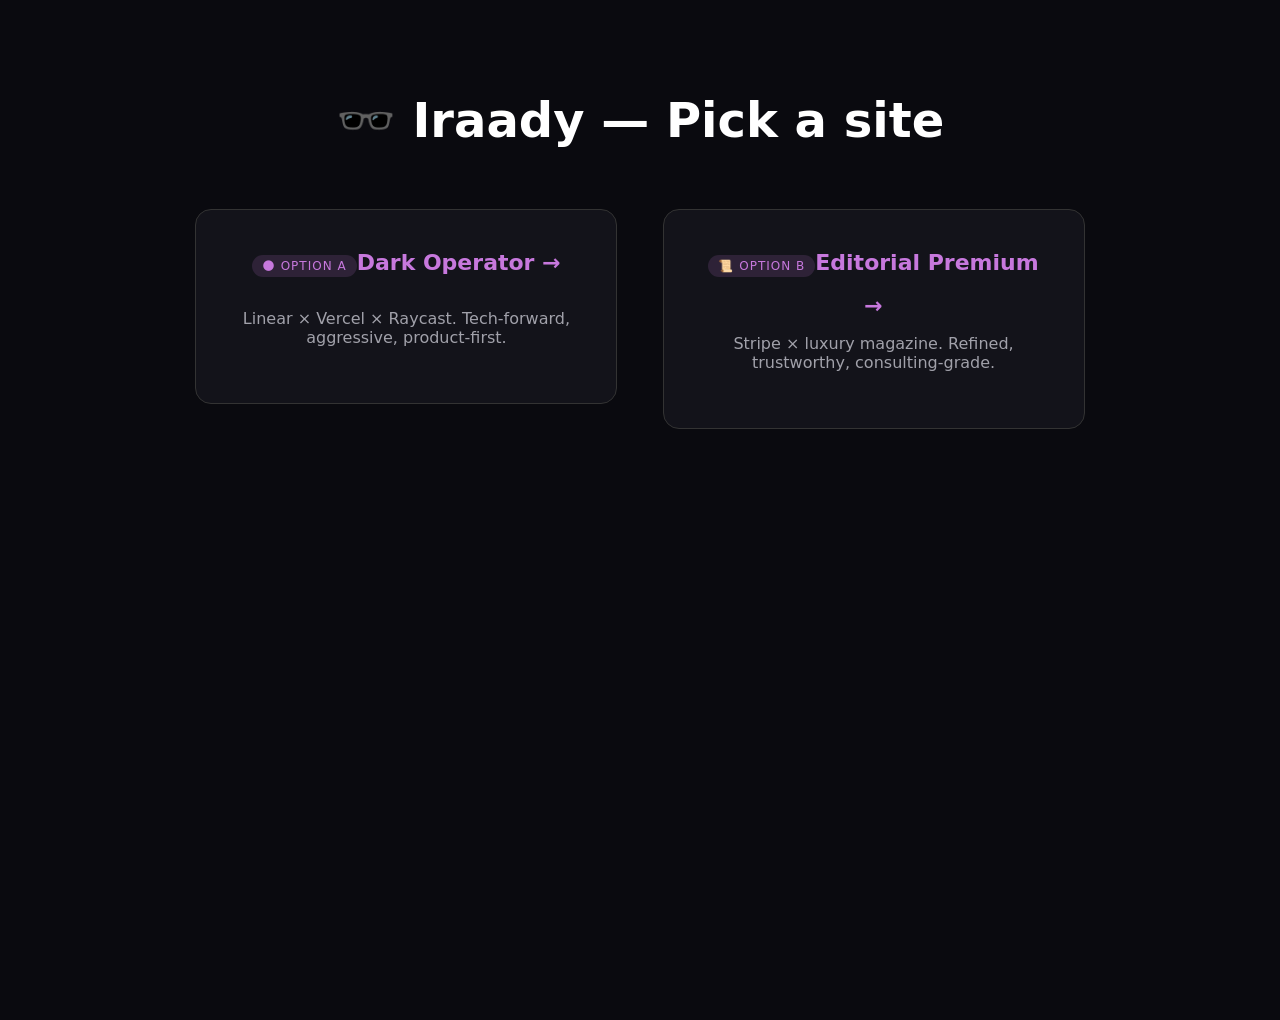
<file: index.html>
<!DOCTYPE html>
<html><head><meta charset="UTF-8"><title>Iraady — Sites</title>
<style>body{font-family:system-ui;background:#0A0A0F;color:#fff;padding:60px;text-align:center;min-height:100vh;margin:0}h1{font-size:48px;margin-bottom:40px}.card{display:inline-block;margin:20px;padding:40px;border:1px solid #333;border-radius:16px;background:#13131A;max-width:340px;vertical-align:top}a{color:#C778DD;font-size:22px;text-decoration:none;font-weight:600}p{color:#A1A1AA;margin:16px 0}.pill{display:inline-block;padding:4px 10px;border-radius:100px;background:rgba(199,120,221,.15);color:#C778DD;font-size:12px;letter-spacing:1px;margin-bottom:16px}</style></head><body>
<h1>🕶️ Iraady — Pick a site</h1>
<div class="card"><div class="pill">🌑 OPTION A</div><a href="site-a-dark/">Dark Operator →</a><p>Linear × Vercel × Raycast. Tech-forward, aggressive, product-first.</p></div>
<div class="card"><div class="pill">📜 OPTION B</div><a href="site-b-editorial/">Editorial Premium →</a><p>Stripe × luxury magazine. Refined, trustworthy, consulting-grade.</p></div>
</body></html>
</file>
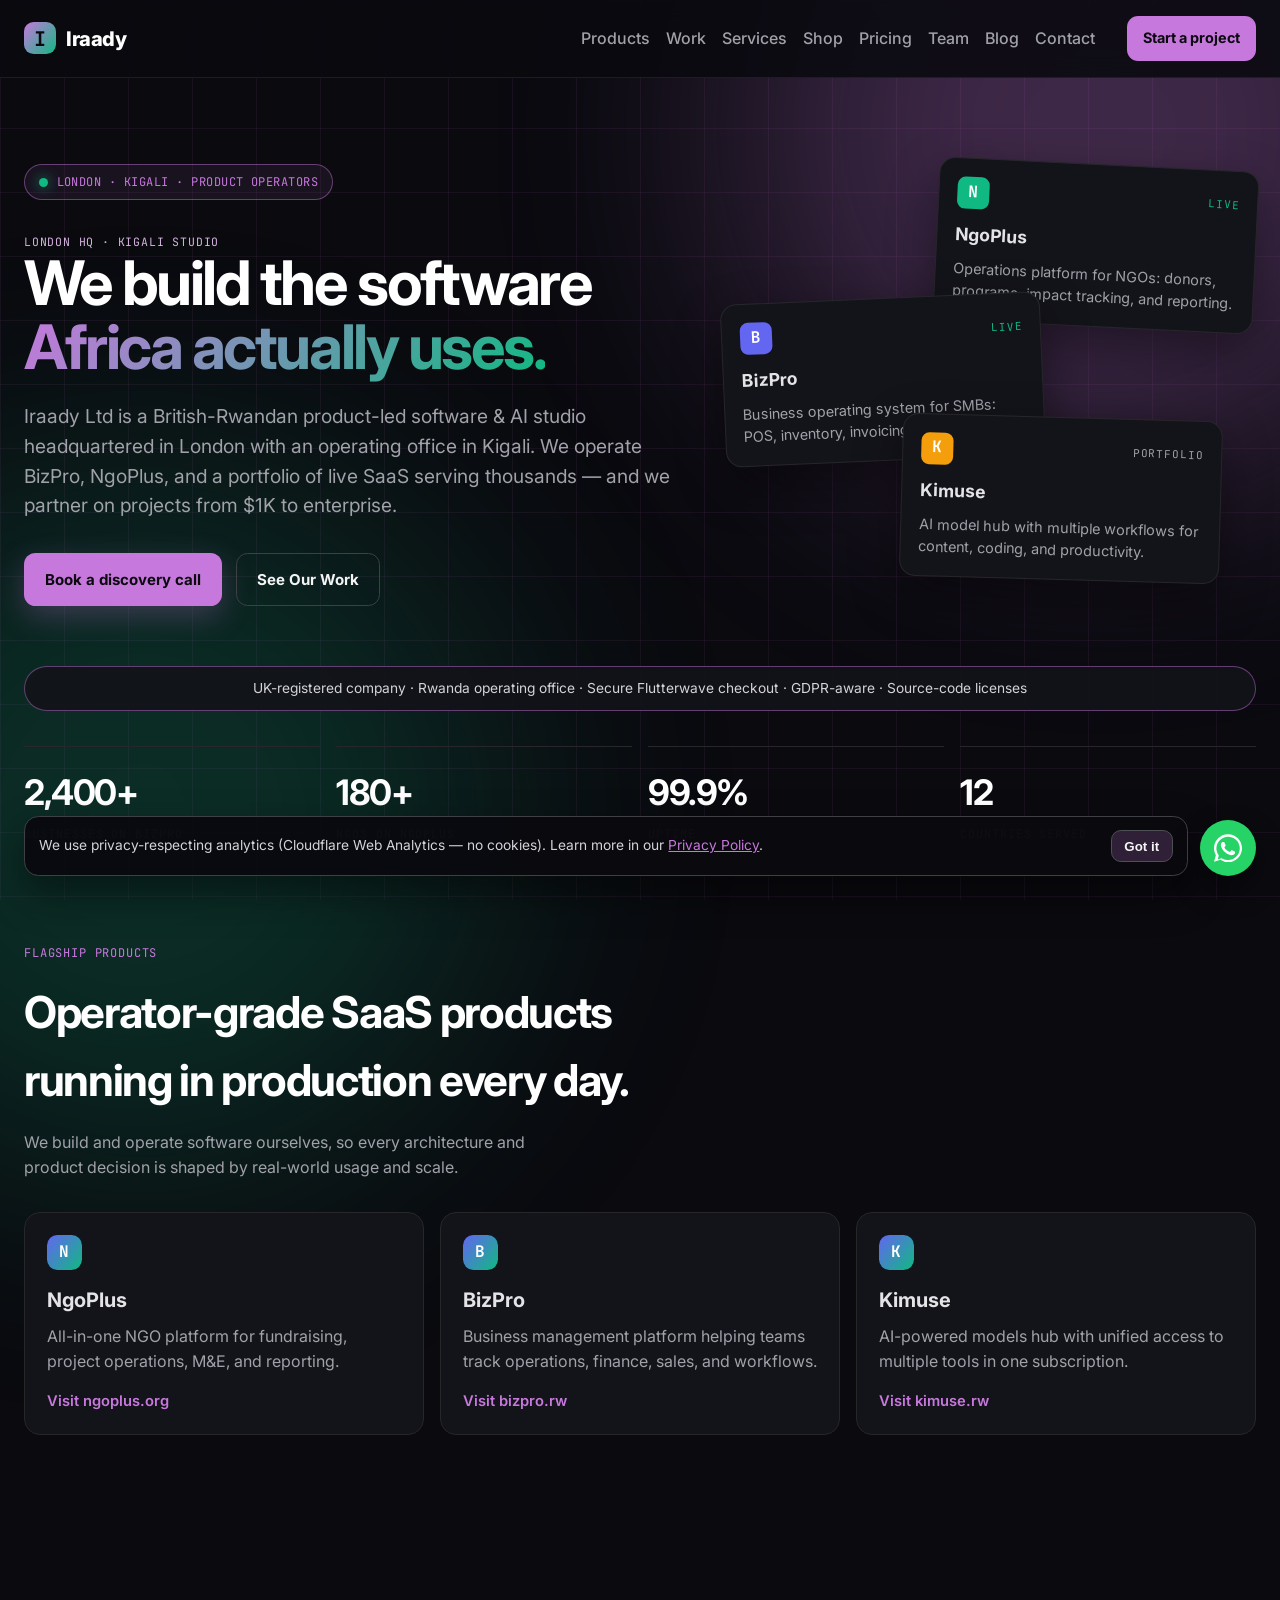
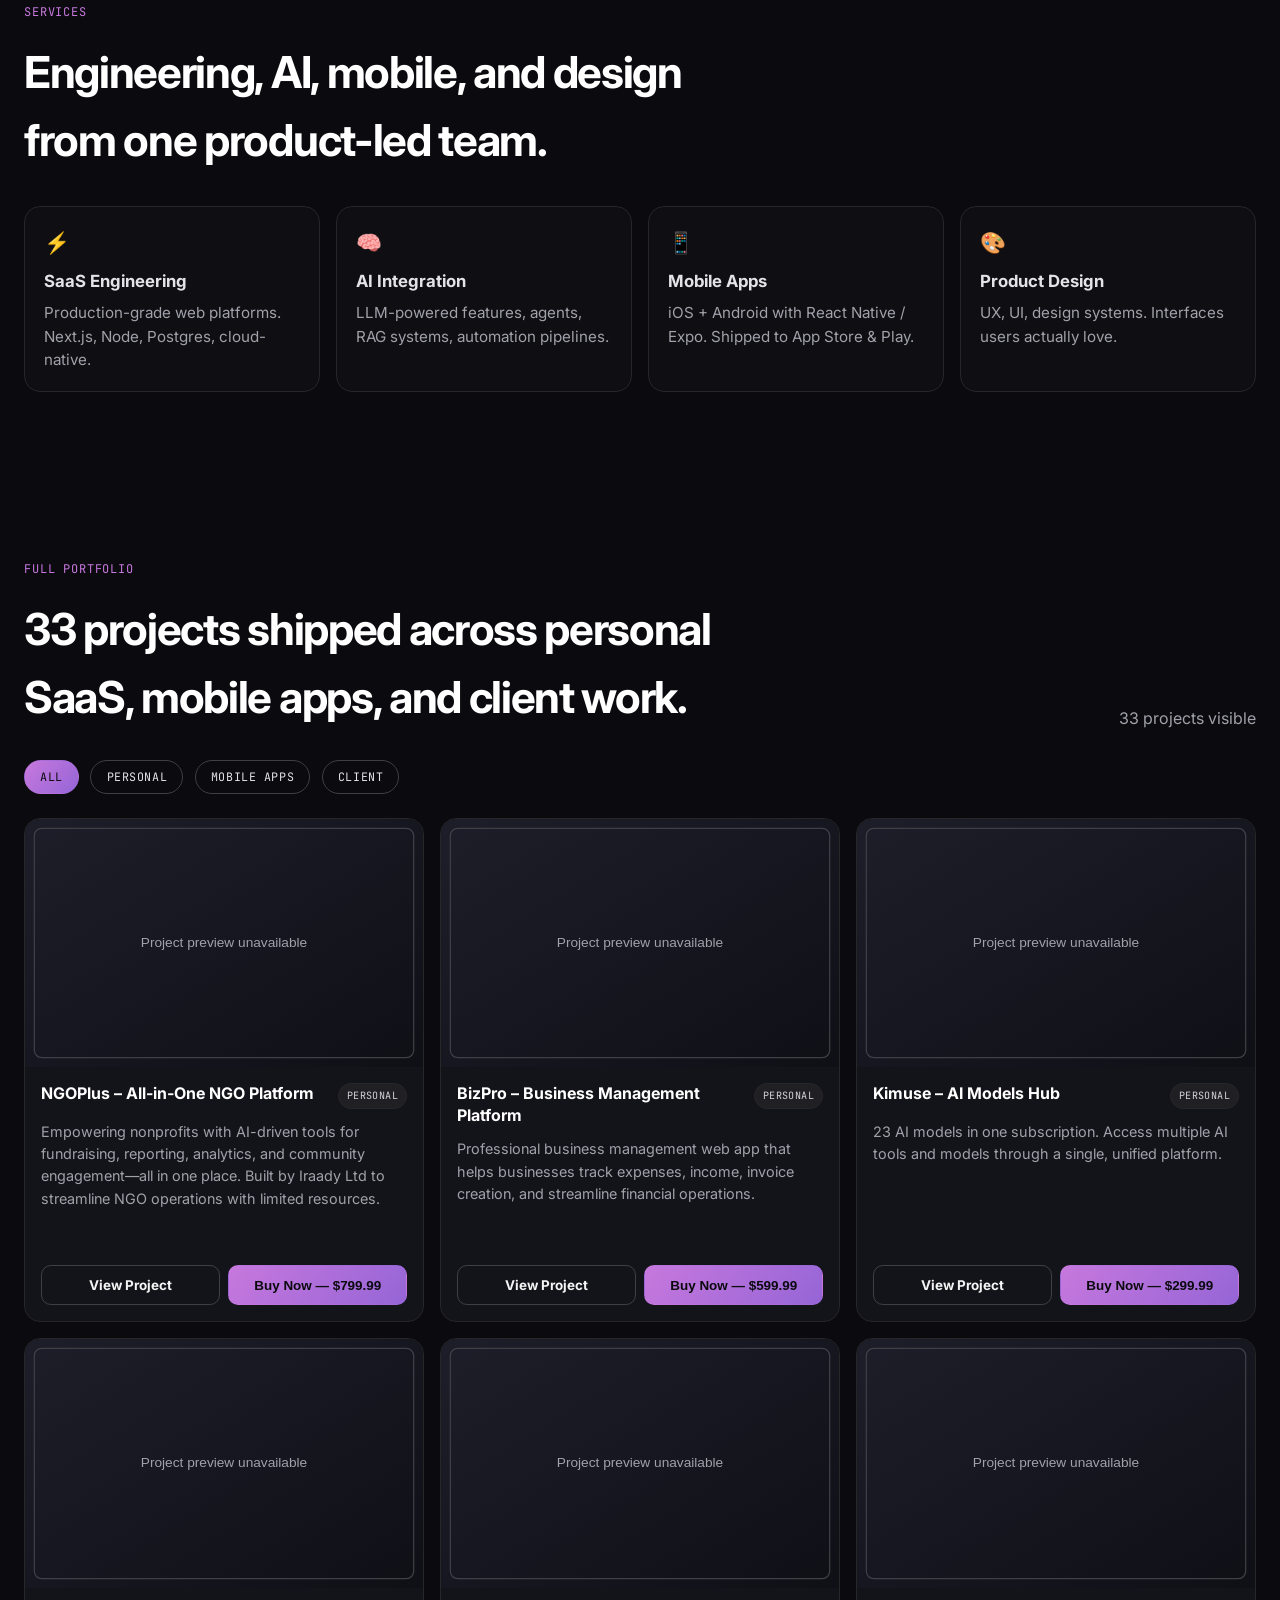
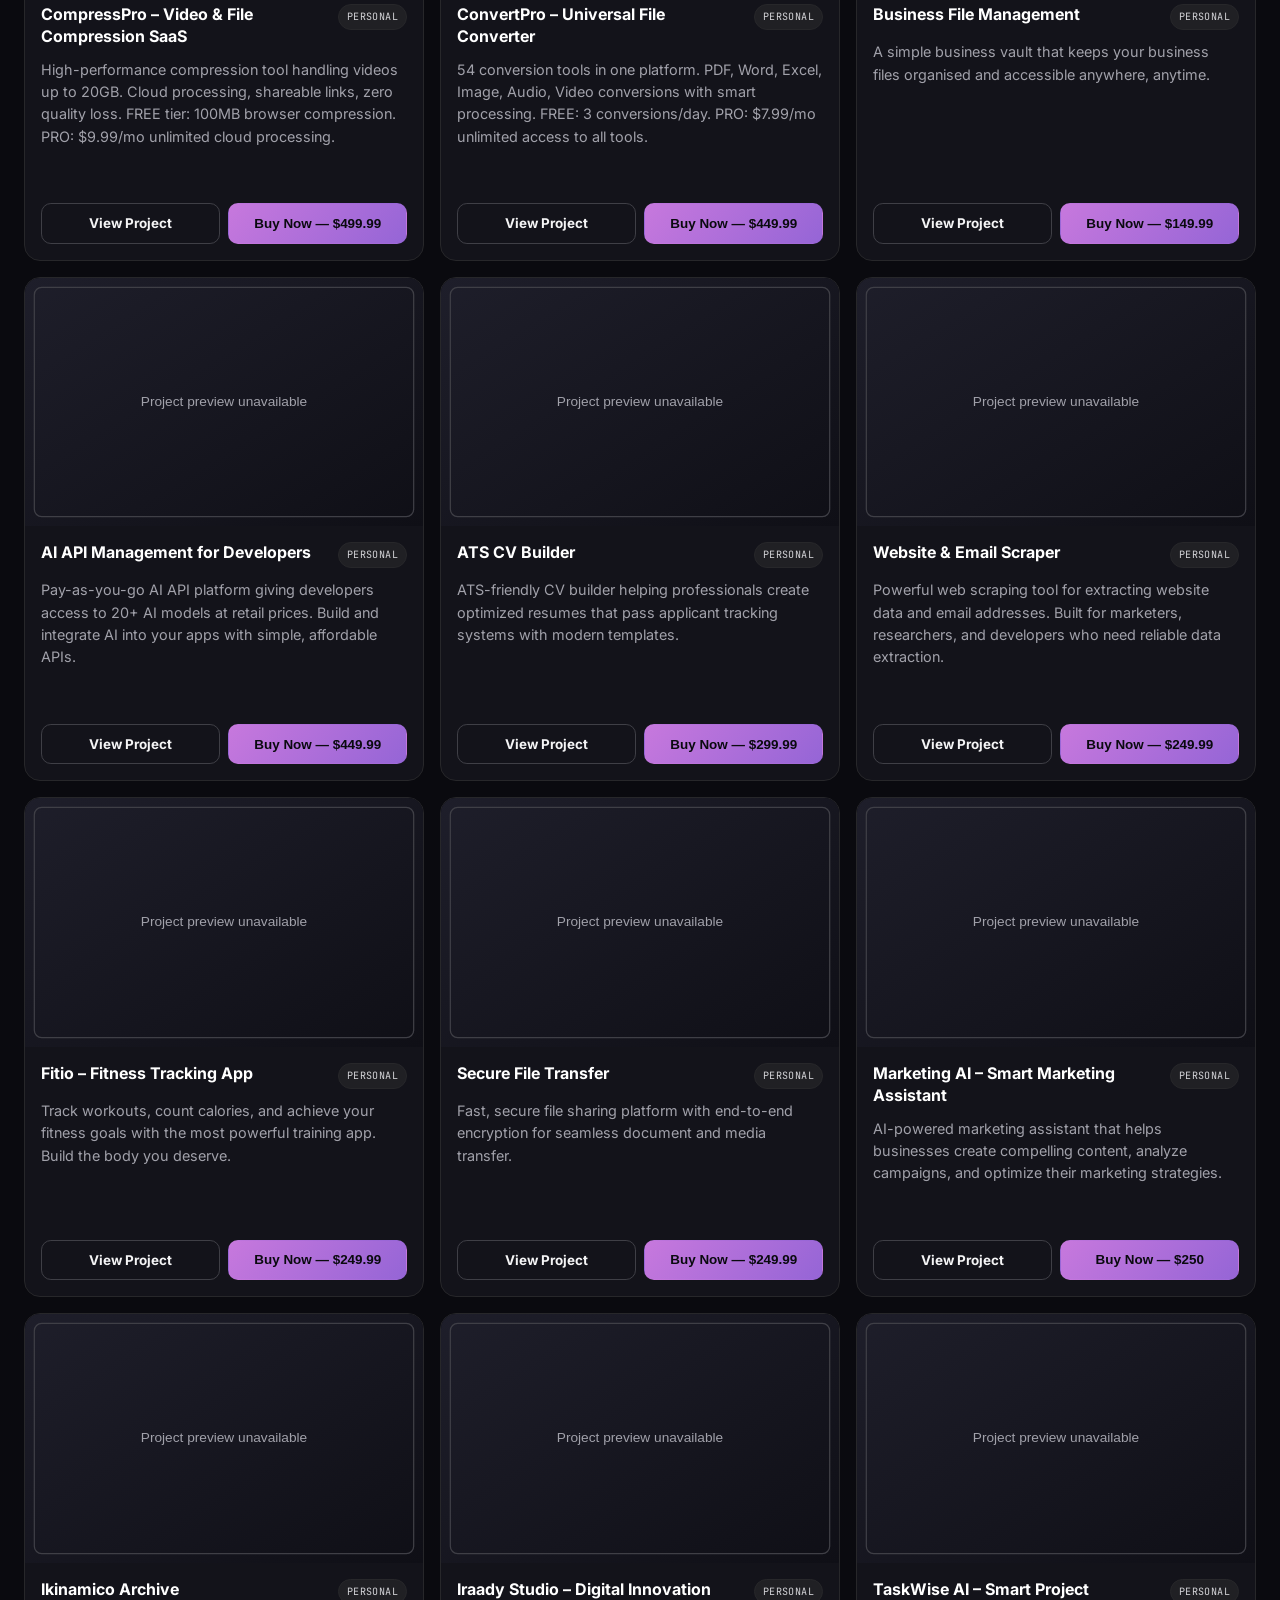
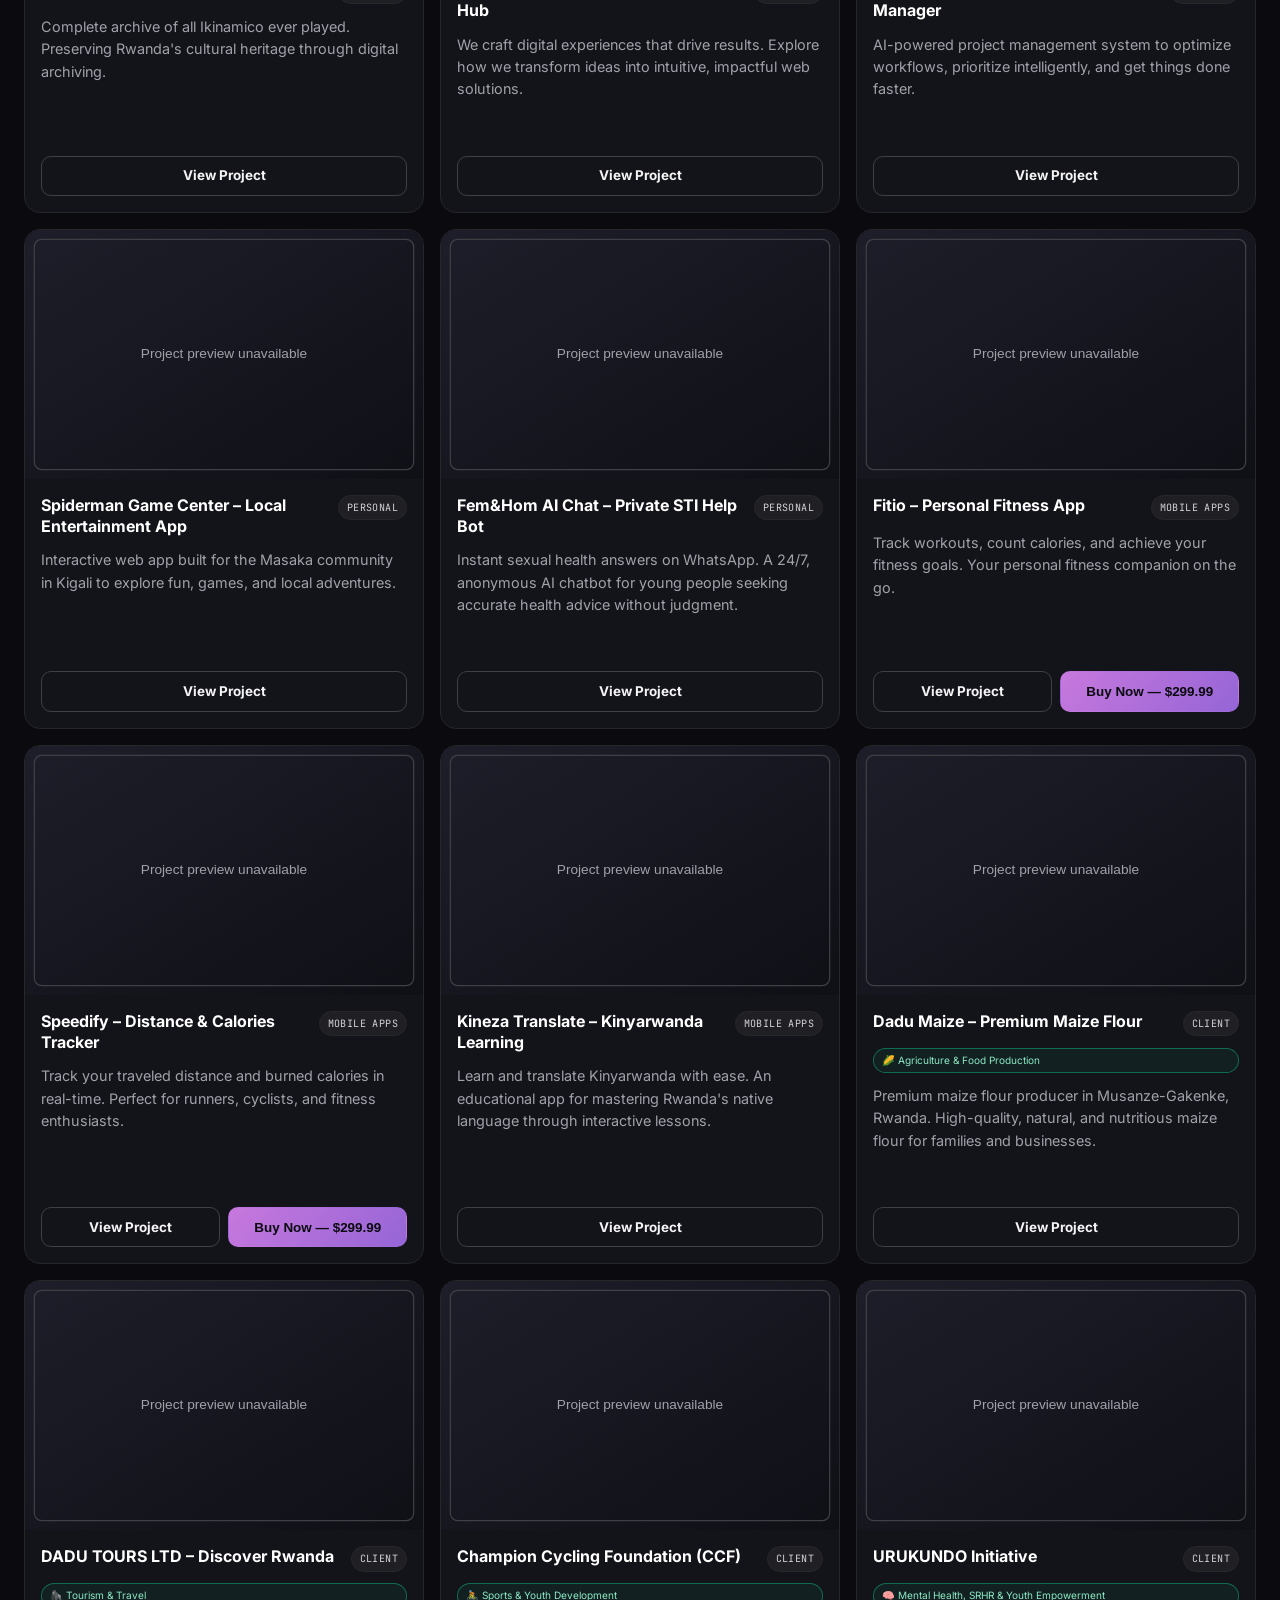
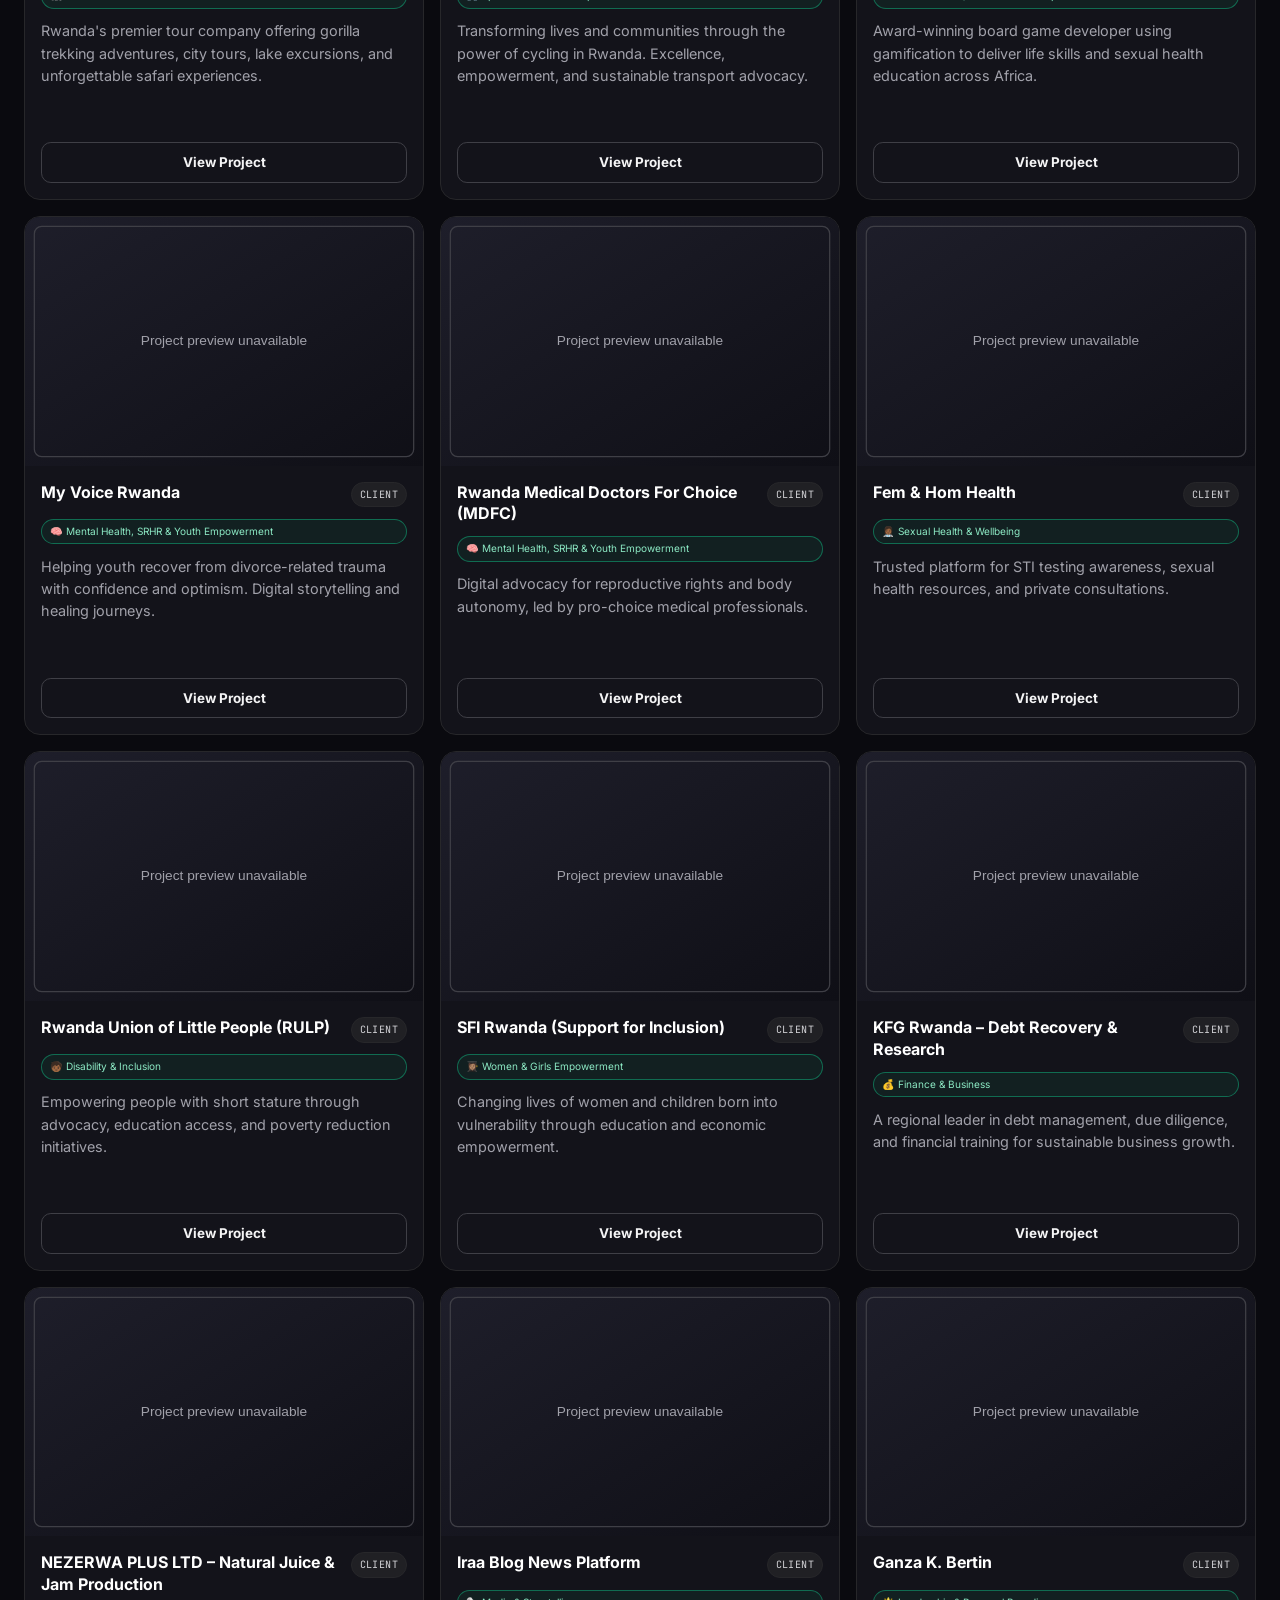
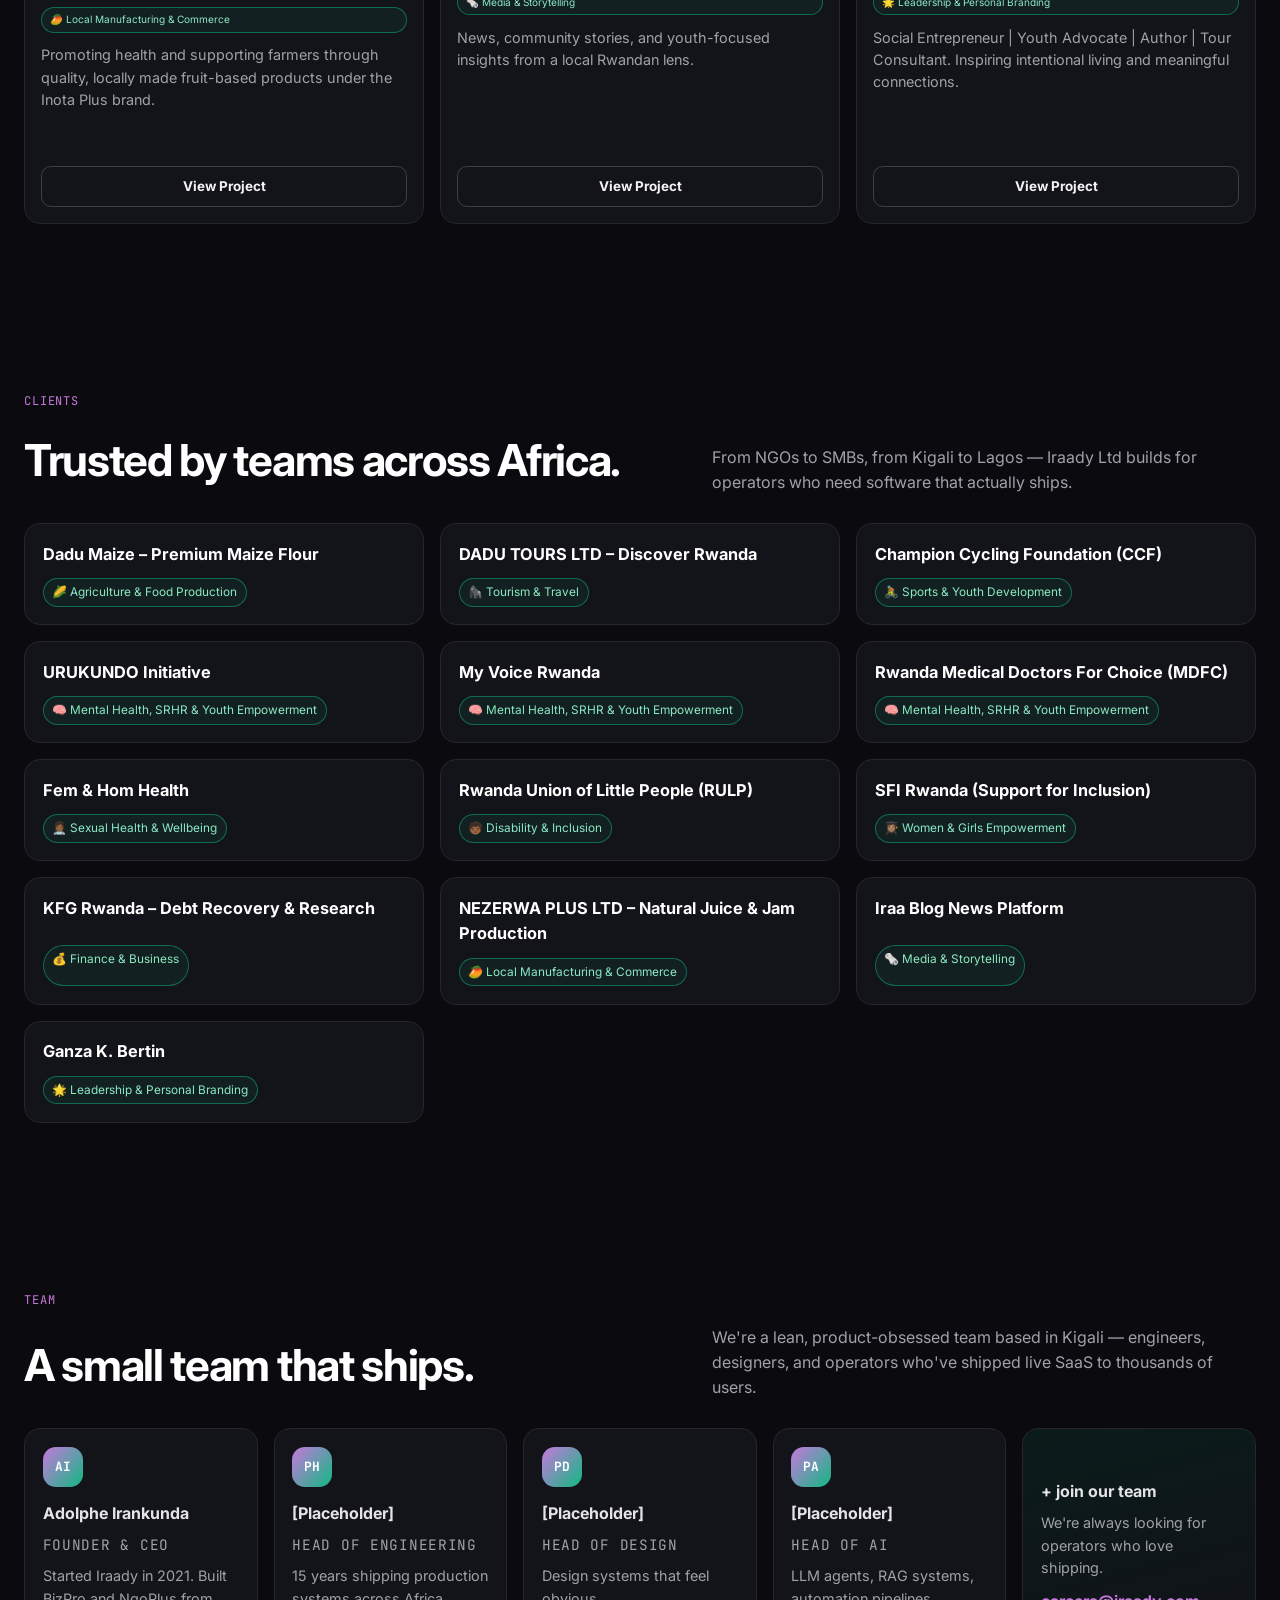
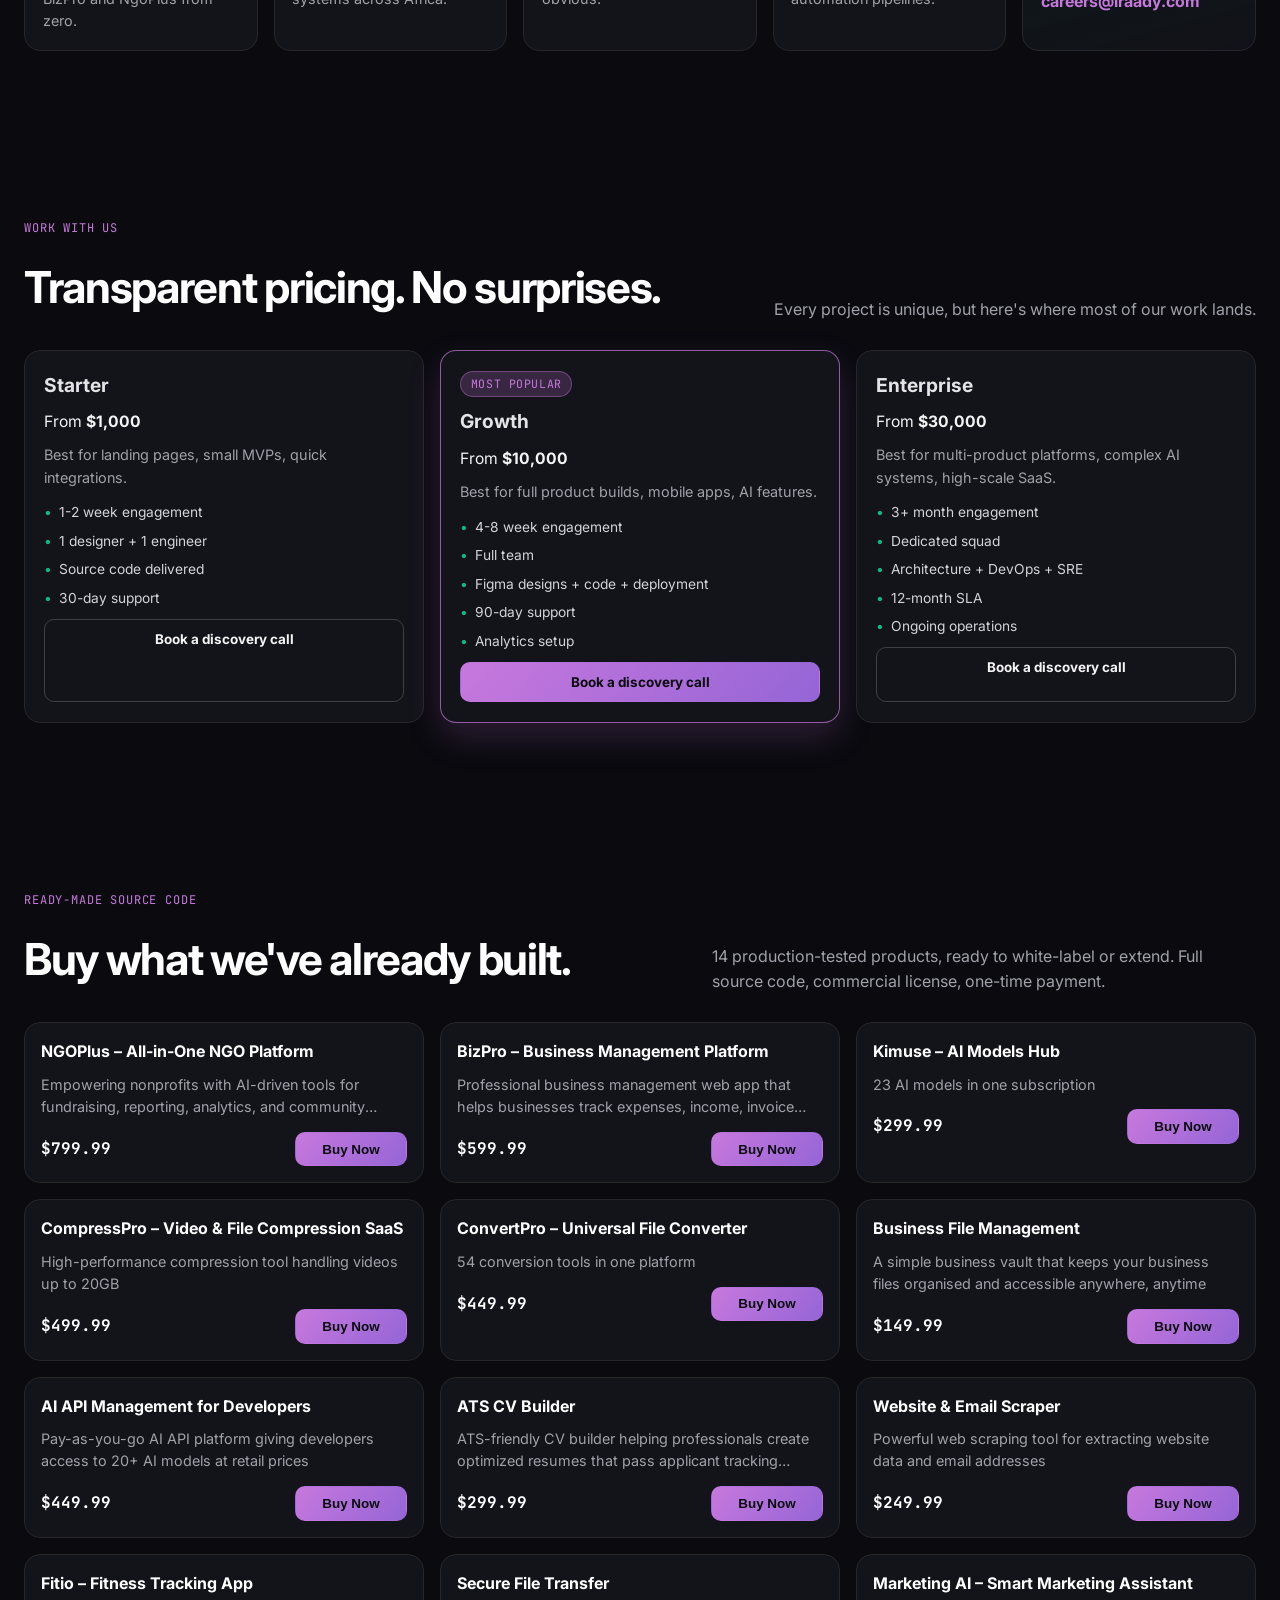
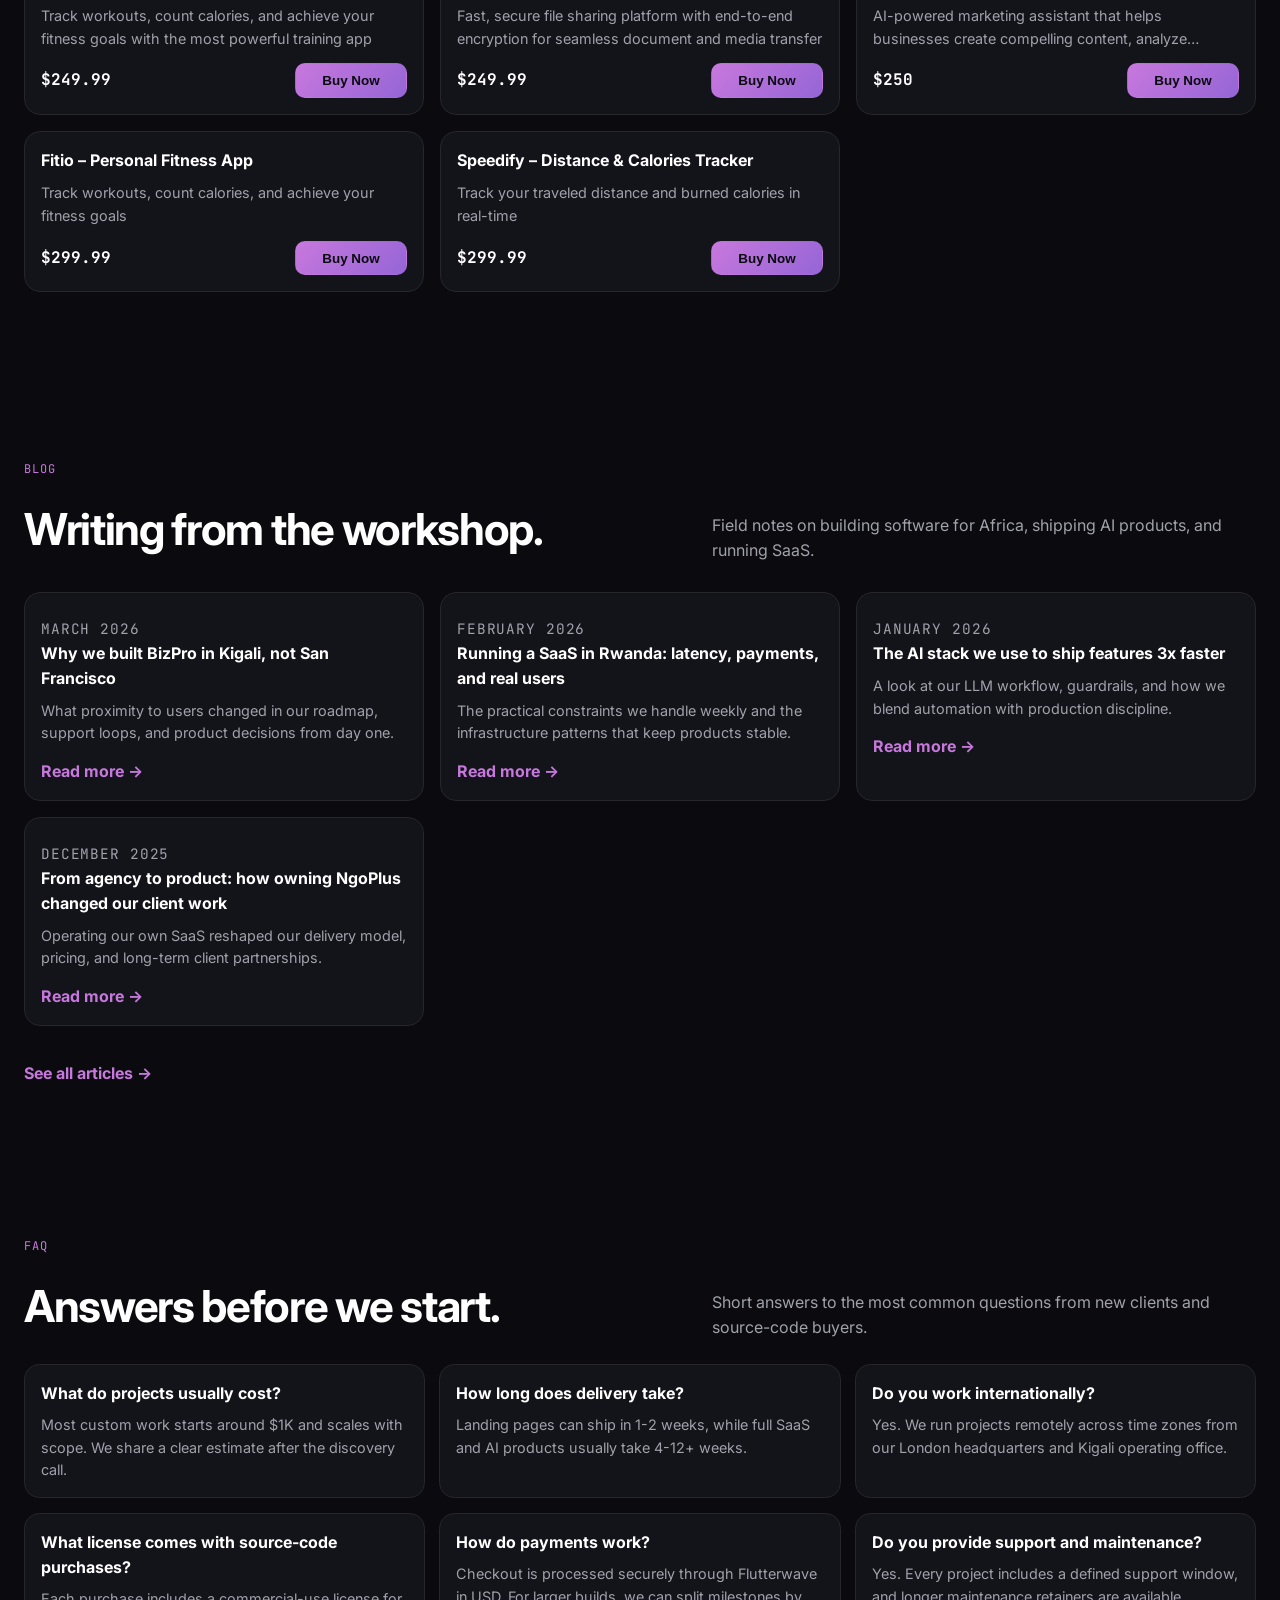
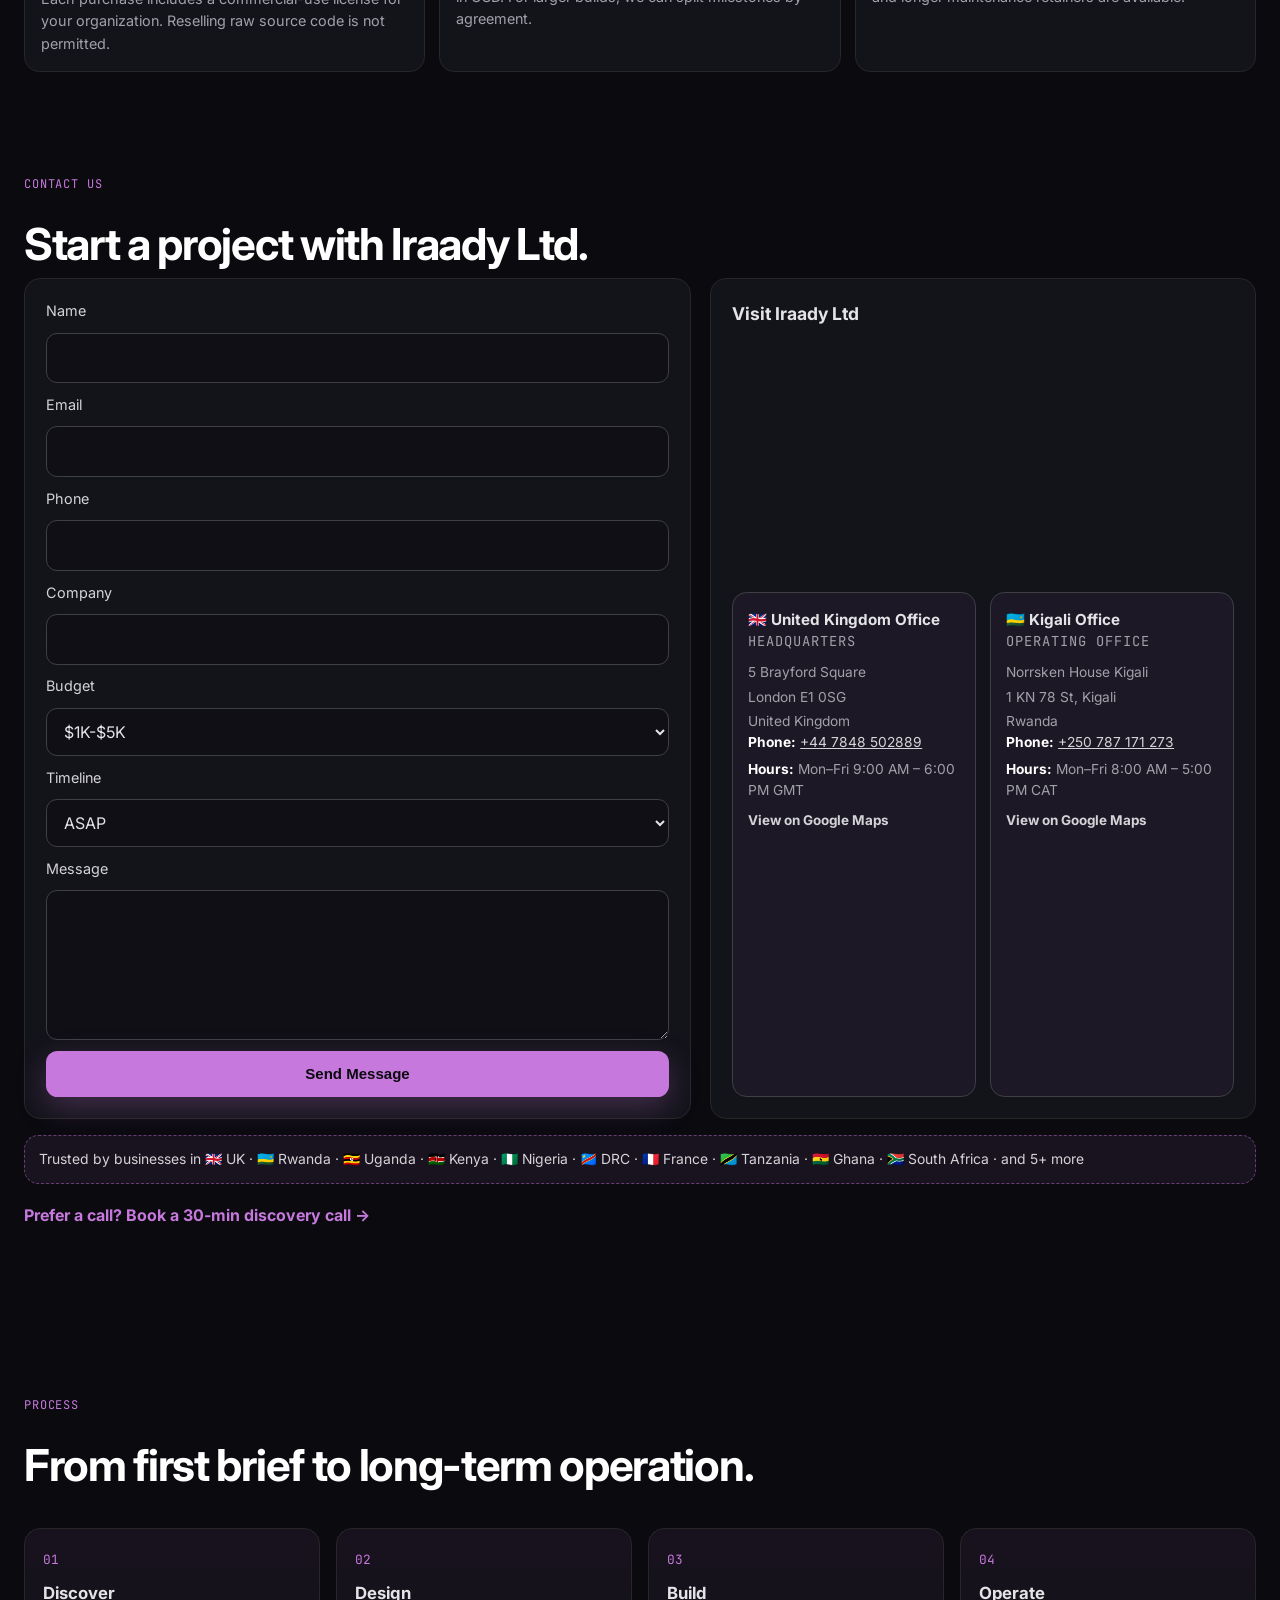
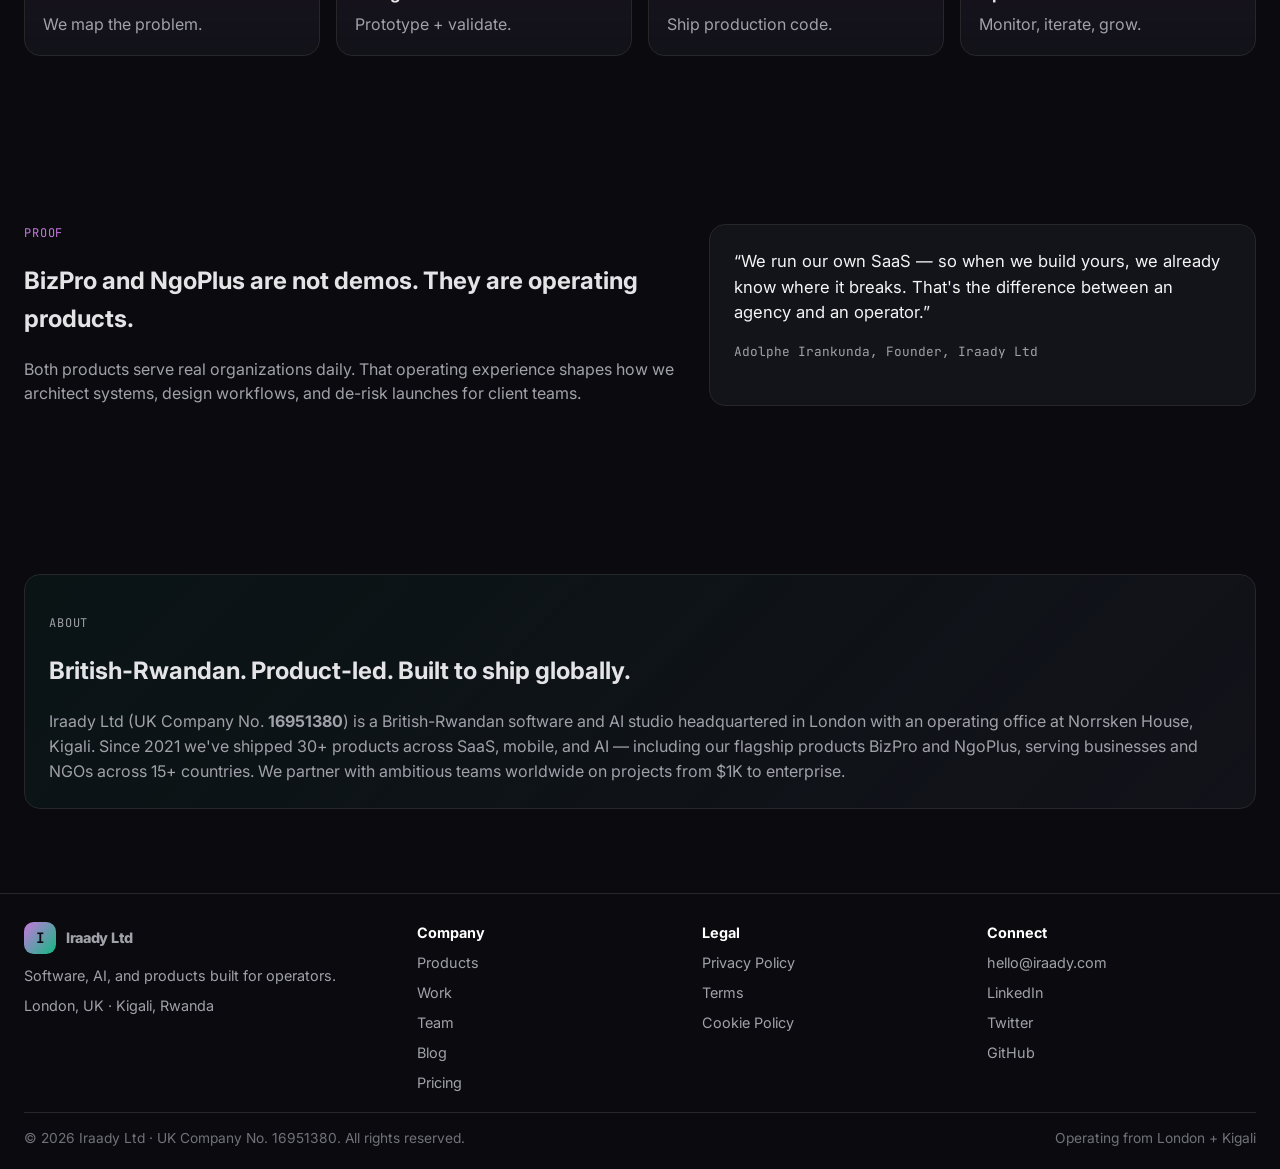
<file: site-a-dark/index.html>
<!DOCTYPE html>
<html lang="en">
<head>
  <meta charset="UTF-8" />
  <meta name="viewport" content="width=device-width, initial-scale=1.0" />
  <title>Iraady Ltd — Software, AI, and Products from London &amp; Kigali</title>
  <meta name="description" content="Iraady Ltd is a British-Rwandan software &amp; AI studio headquartered in London with an operating office in Kigali. We build and run flagship products like BizPro and NgoPlus, and partner on projects from $1K to enterprise." />
  <link rel="canonical" href="https://iraady.com/" />
  <meta property="og:title" content="Iraady Ltd — Software, AI, and Products from London &amp; Kigali" />
  <meta property="og:description" content="Iraady Ltd is a British-Rwandan software &amp; AI studio headquartered in London with an operating office in Kigali. We build and run flagship products like BizPro and NgoPlus, and partner on projects from $1K to enterprise." />
  <meta property="og:type" content="website" />
  <meta property="og:url" content="https://iraady.com/" />
  <meta property="og:site_name" content="Iraady Ltd" />
  <meta property="og:image" content="https://iraady.com/social-card.svg" />
  <meta name="twitter:card" content="summary_large_image" />
  <meta name="twitter:title" content="Iraady Ltd — Software, AI, and Products from London &amp; Kigali" />
  <meta name="twitter:description" content="Iraady Ltd is a British-Rwandan software &amp; AI studio headquartered in London with an operating office in Kigali. We build and run flagship products like BizPro and NgoPlus, and partner on projects from $1K to enterprise." />
  <meta name="twitter:image" content="https://iraady.com/social-card.svg" />
  <meta name="theme-color" content="#0a0a0f" />
  <link rel="icon" type="image/svg+xml" href="/favicon.svg" />
  <link rel="apple-touch-icon" href="/apple-touch-icon.svg" />
  <link rel="preconnect" href="https://fonts.googleapis.com" />
  <link rel="preconnect" href="https://fonts.gstatic.com" crossorigin />
  <link href="https://fonts.googleapis.com/css2?family=Inter:wght@400;500;600;700;800&family=JetBrains+Mono:wght@400;500&display=swap" rel="stylesheet" />
  <link rel="stylesheet" href="styles.css" />
  <script type="application/ld+json">
    {
      "@context": "https://schema.org",
      "@graph": [
        {
          "@type": [
            "Organization",
            "SoftwareCompany"
          ],
          "@id": "https://iraady.com/#organization",
          "name": "Iraady Ltd",
          "url": "https://iraady.com/",
          "logo": "https://iraady.com/logo.svg",
          "foundingDate": "2021",
          "telephone": [
            "+447848502889",
            "+250787171273"
          ],
          "areaServed": "global",
          "address": [
            {
              "@type": "PostalAddress",
              "streetAddress": "5 Brayford Square",
              "addressLocality": "London",
              "postalCode": "E1 0SG",
              "addressCountry": "GB"
            },
            {
              "@type": "PostalAddress",
              "streetAddress": "Norrsken House Kigali, 1 KN 78 St",
              "addressLocality": "Kigali",
              "addressCountry": "RW"
            }
          ],
          "contactPoint": [
            {
              "@type": "ContactPoint",
              "telephone": "+447848502889",
              "contactType": "sales",
              "availableLanguage": [
                "en"
              ]
            },
            {
              "@type": "ContactPoint",
              "telephone": "+250787171273",
              "contactType": "customer support",
              "availableLanguage": [
                "en"
              ]
            }
          ]
        },
        {
          "@type": "WebSite",
          "@id": "https://iraady.com/#website",
          "url": "https://iraady.com/",
          "name": "Iraady Ltd",
          "publisher": {
            "@id": "https://iraady.com/#organization"
          }
        },
        {
          "@type": "Service",
          "@id": "https://iraady.com/#service-software",
          "serviceType": "Custom software development",
          "provider": {
            "@id": "https://iraady.com/#organization"
          },
          "areaServed": "global"
        },
        {
          "@type": "Service",
          "@id": "https://iraady.com/#service-ai",
          "serviceType": "AI integration",
          "provider": {
            "@id": "https://iraady.com/#organization"
          },
          "areaServed": "global"
        },
        {
          "@type": "Service",
          "@id": "https://iraady.com/#service-mobile",
          "serviceType": "Mobile app development",
          "provider": {
            "@id": "https://iraady.com/#organization"
          },
          "areaServed": "global"
        },
        {
          "@type": "Product",
          "@id": "https://iraady.com/#source-code-products",
          "name": "Iraady Source Code Projects",
          "description": "Production-tested project source code with commercial licenses.",
          "brand": {
            "@id": "https://iraady.com/#organization"
          },
          "offers": {
            "@type": "AggregateOffer",
            "url": "https://iraady.com/#shop",
            "priceCurrency": "USD",
            "availability": "https://schema.org/InStock",
            "offerCount": 14,
            "lowPrice": 149.99,
            "highPrice": 799.99
          }
        }
      ]
    }
  </script>
</head>
<body>
  <div class="bg-grid" aria-hidden="true"></div>
  <div class="bg-glow bg-glow-violet" aria-hidden="true"></div>
  <div class="bg-glow bg-glow-emerald" aria-hidden="true"></div>

  <header class="site-header" id="top">
    <div class="container">
      <nav class="site-nav" aria-label="Main navigation">
        <a class="brand" href="#top" aria-label="Iraady home">
          <span class="brand-mark" aria-hidden="true">I</span>
          <span class="brand-text">Iraady</span>
        </a>
        <button class="nav-toggle" type="button" aria-expanded="false" aria-controls="nav-links">Menu</button>
        <div class="nav-links" id="nav-links">
          <a href="#products">Products</a>
          <a href="#work">Work</a>
          <a href="#services">Services</a>
          <a href="#shop">Shop</a>
          <a href="#pricing">Pricing</a>
          <a href="#team">Team</a>
          <a href="#blog">Blog</a>
          <a href="#contact">Contact</a>
        </div>
        <a class="nav-cta" href="#contact">Start a project</a>
      </nav>
    </div>
  </header>

  <main>
    <section class="hero" id="hero">
      <div class="container hero-grid">
        <div class="hero-copy">
          <p class="eyebrow"><span class="live-dot" aria-hidden="true"></span>London · Kigali · Product Operators</p>
          <p class="hero-note">London HQ · Kigali Studio</p>
          <h1>We build the software <span>Africa actually uses.</span></h1>
          <p class="hero-sub">Iraady Ltd is a British-Rwandan product-led software &amp; AI studio headquartered in London with an operating office in Kigali. We operate BizPro, NgoPlus, and a portfolio of live SaaS serving thousands — and we partner on projects from $1K to enterprise.</p>
          <div class="hero-actions">
            <a class="btn btn-primary" href="#contact">Book a discovery call</a>
            <a class="btn btn-ghost" href="#work">See Our Work</a>
          </div>
        </div>
        <div class="hero-stack" aria-label="Flagship product snapshot">
          <article class="stack-card card-ngo">
            <header>
              <span class="stack-icon">N</span>
              <span class="stack-state">Live</span>
            </header>
            <h2>NgoPlus</h2>
            <p>Operations platform for NGOs: donors, programs, impact tracking, and reporting.</p>
          </article>
          <article class="stack-card card-biz">
            <header>
              <span class="stack-icon">B</span>
              <span class="stack-state">Live</span>
            </header>
            <h2>BizPro</h2>
            <p>Business operating system for SMBs: POS, inventory, invoicing, and payroll.</p>
          </article>
          <article class="stack-card card-kimuse">
            <header>
              <span class="stack-icon">K</span>
              <span class="stack-state muted">Portfolio</span>
            </header>
            <h2>Kimuse</h2>
            <p>AI model hub with multiple workflows for content, coding, and productivity.</p>
          </article>
        </div>
      </div>
    </section>

    <section class="trust-bar" aria-label="Trust indicators">
      <div class="container">
        <p>UK-registered company · Rwanda operating office · Secure Flutterwave checkout · GDPR-aware · Source-code licenses</p>
      </div>
    </section>

    <section class="metrics" aria-label="Live business metrics">
      <div class="container metric-grid">
        <article class="metric">
          <h2>2,400+</h2>
          <p>Businesses on BizPro</p>
        </article>
        <article class="metric">
          <h2>180+</h2>
          <p>NGOs on NgoPlus</p>
        </article>
        <article class="metric">
          <h2>99.9%</h2>
          <p>Uptime</p>
        </article>
        <article class="metric">
          <h2>12</h2>
          <p>Countries served</p>
        </article>
      </div>
    </section>

    <section class="section" id="products" aria-labelledby="products-title">
      <div class="container">
        <p class="section-label">Flagship Products</p>
        <div class="section-head">
          <h2 id="products-title">Operator-grade SaaS products running in production every day.</h2>
          <p>We build and operate software ourselves, so every architecture and product decision is shaped by real-world usage and scale.</p>
        </div>
        <div class="products-grid">
          <article class="product-card">
            <div class="product-logo">N</div>
            <h3>NgoPlus</h3>
            <p>All-in-one NGO platform for fundraising, project operations, M&amp;E, and reporting.</p>
            <a href="https://ngoplus.org" target="_blank" rel="noopener noreferrer">Visit ngoplus.org</a>
          </article>
          <article class="product-card">
            <div class="product-logo">B</div>
            <h3>BizPro</h3>
            <p>Business management platform helping teams track operations, finance, sales, and workflows.</p>
            <a href="https://bizpro.rw" target="_blank" rel="noopener noreferrer">Visit bizpro.rw</a>
          </article>
          <article class="product-card">
            <div class="product-logo">K</div>
            <h3>Kimuse</h3>
            <p>AI-powered models hub with unified access to multiple tools in one subscription.</p>
            <a href="https://kimuse.rw" target="_blank" rel="noopener noreferrer">Visit kimuse.rw</a>
          </article>
        </div>
      </div>
    </section>

    <section class="section" id="services" aria-labelledby="services-title">
      <div class="container">
        <p class="section-label">Services</p>
        <div class="section-head">
          <h2 id="services-title">Engineering, AI, mobile, and design from one product-led team.</h2>
        </div>
        <div class="services-grid">
          <article class="service-card">
            <span class="service-icon" aria-hidden="true">⚡</span>
            <h3>SaaS Engineering</h3>
            <p>Production-grade web platforms. Next.js, Node, Postgres, cloud-native.</p>
          </article>
          <article class="service-card">
            <span class="service-icon" aria-hidden="true">🧠</span>
            <h3>AI Integration</h3>
            <p>LLM-powered features, agents, RAG systems, automation pipelines.</p>
          </article>
          <article class="service-card">
            <span class="service-icon" aria-hidden="true">📱</span>
            <h3>Mobile Apps</h3>
            <p>iOS + Android with React Native / Expo. Shipped to App Store &amp; Play.</p>
          </article>
          <article class="service-card">
            <span class="service-icon" aria-hidden="true">🎨</span>
            <h3>Product Design</h3>
            <p>UX, UI, design systems. Interfaces users actually love.</p>
          </article>
        </div>
      </div>
    </section>

    <section class="section portfolio" id="work" aria-labelledby="work-title">
      <div class="container">
        <p class="section-label">Full Portfolio</p>
        <div class="section-head">
          <h2 id="work-title">33 projects shipped across personal SaaS, mobile apps, and client work.</h2>
          <p><span data-project-count>33</span> projects visible</p>
        </div>

        <div class="filter-tabs" role="tablist" aria-label="Project group filters" data-filter-tabs></div>

        <div class="project-grid" data-project-grid></div>
      </div>
    </section>

    <section class="section" id="clients" aria-labelledby="clients-title">
      <div class="container">
        <p class="section-label">Clients</p>
        <div class="section-head">
          <h2 id="clients-title">Trusted by teams across Africa.</h2>
          <p>From NGOs to SMBs, from Kigali to Lagos — Iraady Ltd builds for operators who need software that actually ships.</p>
        </div>
        <div class="clients-grid" data-clients-grid></div>
      </div>
    </section>

    <section class="section" id="team" aria-labelledby="team-title">
      <div class="container">
        <p class="section-label">Team</p>
        <div class="section-head">
          <h2 id="team-title">A small team that ships.</h2>
          <p>We're a lean, product-obsessed team based in Kigali — engineers, designers, and operators who've shipped live SaaS to thousands of users.</p>
        </div>
        <div class="team-grid">
          <article class="team-card">
            <span class="team-avatar">AI</span>
            <h3>Adolphe Irankunda</h3>
            <p class="team-role">Founder &amp; CEO</p>
            <p>Started Iraady in 2021. Built BizPro and NgoPlus from zero.</p>
          </article>
          <article class="team-card">
            <span class="team-avatar">PH</span>
            <h3>[Placeholder]</h3>
            <p class="team-role">Head of Engineering</p>
            <p>15 years shipping production systems across Africa.</p>
          </article>
          <article class="team-card">
            <span class="team-avatar">PD</span>
            <h3>[Placeholder]</h3>
            <p class="team-role">Head of Design</p>
            <p>Design systems that feel obvious.</p>
          </article>
          <article class="team-card">
            <span class="team-avatar">PA</span>
            <h3>[Placeholder]</h3>
            <p class="team-role">Head of AI</p>
            <p>LLM agents, RAG systems, automation pipelines.</p>
          </article>
          <article class="team-card team-join">
            <h3>+ join our team</h3>
            <p>We're always looking for operators who love shipping.</p>
            <a href="mailto:careers@iraady.com">careers@iraady.com</a>
          </article>
        </div>
      </div>
    </section>

    <section class="section pricing" id="pricing" aria-labelledby="pricing-title">
      <div class="container">
        <p class="section-label">Work with us</p>
        <div class="section-head">
          <h2 id="pricing-title">Transparent pricing. No surprises.</h2>
          <p>Every project is unique, but here's where most of our work lands.</p>
        </div>
        <div class="pricing-grid">
          <article class="pricing-card">
            <h3>Starter</h3>
            <p class="pricing-price">From <strong>$1,000</strong></p>
            <p class="pricing-best">Best for landing pages, small MVPs, quick integrations.</p>
            <ul class="pricing-list">
              <li>1-2 week engagement</li>
              <li>1 designer + 1 engineer</li>
              <li>Source code delivered</li>
              <li>30-day support</li>
            </ul>
            <a class="btn-mini" href="mailto:hello@iraady.com?subject=Starter%20discovery%20call">Book a discovery call</a>
          </article>
          <article class="pricing-card pricing-popular">
            <p class="popular-badge">Most popular</p>
            <h3>Growth</h3>
            <p class="pricing-price">From <strong>$10,000</strong></p>
            <p class="pricing-best">Best for full product builds, mobile apps, AI features.</p>
            <ul class="pricing-list">
              <li>4-8 week engagement</li>
              <li>Full team</li>
              <li>Figma designs + code + deployment</li>
              <li>90-day support</li>
              <li>Analytics setup</li>
            </ul>
            <a class="btn-mini btn-buy" href="mailto:hello@iraady.com?subject=Growth%20discovery%20call">Book a discovery call</a>
          </article>
          <article class="pricing-card">
            <h3>Enterprise</h3>
            <p class="pricing-price">From <strong>$30,000</strong></p>
            <p class="pricing-best">Best for multi-product platforms, complex AI systems, high-scale SaaS.</p>
            <ul class="pricing-list">
              <li>3+ month engagement</li>
              <li>Dedicated squad</li>
              <li>Architecture + DevOps + SRE</li>
              <li>12-month SLA</li>
              <li>Ongoing operations</li>
            </ul>
            <a class="btn-mini" href="mailto:hello@iraady.com?subject=Enterprise%20discovery%20call">Book a discovery call</a>
          </article>
        </div>
      </div>
    </section>

    <section class="section" id="shop" aria-labelledby="shop-title">
      <div class="container">
        <p class="section-label">Ready-made source code</p>
        <div class="section-head">
          <h2 id="shop-title">Buy what we've already built.</h2>
          <p>14 production-tested products, ready to white-label or extend. Full source code, commercial license, one-time payment.</p>
        </div>
        <div class="shop-grid" data-shop-grid></div>
      </div>
    </section>

    <section class="section" id="blog" aria-labelledby="blog-title">
      <div class="container">
        <p class="section-label">Blog</p>
        <div class="section-head">
          <h2 id="blog-title">Writing from the workshop.</h2>
          <p>Field notes on building software for Africa, shipping AI products, and running SaaS.</p>
        </div>
        <div class="blog-grid">
          <article class="blog-card">
            <p class="blog-date">March 2026</p>
            <h3>Why we built BizPro in Kigali, not San Francisco</h3>
            <p>What proximity to users changed in our roadmap, support loops, and product decisions from day one.</p>
            <a href="#">Read more →</a>
          </article>
          <article class="blog-card">
            <p class="blog-date">February 2026</p>
            <h3>Running a SaaS in Rwanda: latency, payments, and real users</h3>
            <p>The practical constraints we handle weekly and the infrastructure patterns that keep products stable.</p>
            <a href="#">Read more →</a>
          </article>
          <article class="blog-card">
            <p class="blog-date">January 2026</p>
            <h3>The AI stack we use to ship features 3x faster</h3>
            <p>A look at our LLM workflow, guardrails, and how we blend automation with production discipline.</p>
            <a href="#">Read more →</a>
          </article>
          <article class="blog-card">
            <p class="blog-date">December 2025</p>
            <h3>From agency to product: how owning NgoPlus changed our client work</h3>
            <p>Operating our own SaaS reshaped our delivery model, pricing, and long-term client partnerships.</p>
            <a href="#">Read more →</a>
          </article>
        </div>
        <p class="blog-more"><a href="#">See all articles →</a></p>
      </div>
    </section>

    <section class="section faq-section" id="faq" aria-labelledby="faq-title">
      <div class="container">
        <p class="section-label">FAQ</p>
        <div class="section-head">
          <h2 id="faq-title">Answers before we start.</h2>
          <p>Short answers to the most common questions from new clients and source-code buyers.</p>
        </div>
        <div class="faq-grid">
          <article class="faq-card">
            <h3>What do projects usually cost?</h3>
            <p>Most custom work starts around $1K and scales with scope. We share a clear estimate after the discovery call.</p>
          </article>
          <article class="faq-card">
            <h3>How long does delivery take?</h3>
            <p>Landing pages can ship in 1-2 weeks, while full SaaS and AI products usually take 4-12+ weeks.</p>
          </article>
          <article class="faq-card">
            <h3>Do you work internationally?</h3>
            <p>Yes. We run projects remotely across time zones from our London headquarters and Kigali operating office.</p>
          </article>
          <article class="faq-card">
            <h3>What license comes with source-code purchases?</h3>
            <p>Each purchase includes a commercial-use license for your organization. Reselling raw source code is not permitted.</p>
          </article>
          <article class="faq-card">
            <h3>How do payments work?</h3>
            <p>Checkout is processed securely through Flutterwave in USD. For larger builds, we can split milestones by agreement.</p>
          </article>
          <article class="faq-card">
            <h3>Do you provide support and maintenance?</h3>
            <p>Yes. Every project includes a defined support window, and longer maintenance retainers are available.</p>
          </article>
        </div>
      </div>
    </section>

    <section class="section" id="contact" aria-labelledby="contact-title">
      <div class="container">
        <p class="section-label">Contact Us</p>
        <div class="section-head">
          <h2 id="contact-title">Start a project with Iraady Ltd.</h2>
        </div>
        <div class="contact-grid">
          <form class="contact-form" id="contact-form" action="https://formsubmit.co/info@iraady.com" method="POST">
            <input type="hidden" name="_subject" value="New inquiry from Iraady Ltd website" />
            <input type="hidden" name="_template" value="table" />
            <input type="hidden" name="_next" value="https://iraady.com/thank-you.html" />
            <input type="hidden" name="_captcha" value="true" />
            <input type="hidden" name="_autoresponse" value="Thanks for reaching out to Iraady Ltd! We&#39;ve received your message and will reply within 24 hours on weekdays. — Adolphe &amp; team" />

            <label for="contact-name">Name</label>
            <input id="contact-name" name="name" type="text" required />

            <label for="contact-email">Email</label>
            <input id="contact-email" name="email" type="email" autocomplete="email" required />

            <label for="contact-phone">Phone</label>
            <input id="contact-phone" name="phone" type="tel" autocomplete="tel" required />

            <label for="contact-company">Company</label>
            <input id="contact-company" name="company" type="text" autocomplete="organization" />

            <label for="contact-budget">Budget</label>
            <select id="contact-budget" name="budget" required>
              <option value="$1K-$5K">$1K-$5K</option>
              <option value="$5K-$15K">$5K-$15K</option>
              <option value="$15K-$30K">$15K-$30K</option>
              <option value="$30K-$80K">$30K-$80K</option>
              <option value="$80K+">$80K+</option>
            </select>

            <label for="contact-timeline">Timeline</label>
            <select id="contact-timeline" name="timeline" required>
              <option value="ASAP">ASAP</option>
              <option value="2-4 weeks">2-4 weeks</option>
              <option value="1-2 months">1-2 months</option>
              <option value="2-3 months">2-3 months</option>
              <option value="3+ months">3+ months</option>
            </select>

            <label for="contact-message">Message</label>
            <textarea id="contact-message" name="message" rows="5" required></textarea>

            <button type="submit" class="btn btn-primary">Send Message</button>
          </form>
          <aside class="office-panel" aria-label="Iraady offices">
            <h3>Visit Iraady Ltd</h3>
            <div class="office-grid">
              <article class="office-card">
                <h4>🇬🇧 United Kingdom Office</h4>
                <p class="office-tag">Headquarters</p>
                <ul class="office-lines">
                  <li>5 Brayford Square</li>
                  <li>London E1 0SG</li>
                  <li>United Kingdom</li>
                </ul>
                <p><strong>Phone:</strong> <a href="tel:+447848502889">+44 7848 502889</a></p>
                <p><strong>Hours:</strong> Mon–Fri 9:00 AM – 6:00 PM GMT</p>
                <a class="office-map" href="https://maps.google.com/?q=5+Brayford+Square+London+E1+0SG" target="_blank" rel="noopener noreferrer">View on Google Maps</a>
              </article>
              <article class="office-card">
                <h4>🇷🇼 Kigali Office</h4>
                <p class="office-tag">Operating Office</p>
                <ul class="office-lines">
                  <li>Norrsken House Kigali</li>
                  <li>1 KN 78 St, Kigali</li>
                  <li>Rwanda</li>
                </ul>
                <p><strong>Phone:</strong> <a href="tel:+250787171273">+250 787 171 273</a></p>
                <p><strong>Hours:</strong> Mon–Fri 8:00 AM – 5:00 PM CAT</p>
                <a class="office-map" href="https://maps.google.com/?q=Norrsken+House+Kigali" target="_blank" rel="noopener noreferrer">View on Google Maps</a>
              </article>
            </div>
          </aside>
        </div>
        <p class="trusted-strip">Trusted by businesses in 🇬🇧 UK · 🇷🇼 Rwanda · 🇺🇬 Uganda · 🇰🇪 Kenya · 🇳🇬 Nigeria · 🇨🇩 DRC · 🇫🇷 France · 🇹🇿 Tanzania · 🇬🇭 Ghana · 🇿🇦 South Africa · and 5+ more</p>
        <p class="contact-call"><a href="mailto:hello@iraady.com?subject=30-min%20discovery%20call">Prefer a call? Book a 30-min discovery call →</a></p>
      </div>
    </section>

    <section class="section" id="process" aria-labelledby="process-title">
      <div class="container">
        <p class="section-label">Process</p>
        <div class="section-head">
          <h2 id="process-title">From first brief to long-term operation.</h2>
        </div>
        <ol class="process-grid">
          <li>
            <h3>Discover</h3>
            <p>We map the problem.</p>
          </li>
          <li>
            <h3>Design</h3>
            <p>Prototype + validate.</p>
          </li>
          <li>
            <h3>Build</h3>
            <p>Ship production code.</p>
          </li>
          <li>
            <h3>Operate</h3>
            <p>Monitor, iterate, grow.</p>
          </li>
        </ol>
      </div>
    </section>

    <section class="section" id="proof" aria-labelledby="proof-title">
      <div class="container proof-grid">
        <div>
          <p class="section-label">Proof</p>
          <h2 id="proof-title">BizPro and NgoPlus are not demos. They are operating products.</h2>
          <p class="proof-copy">Both products serve real organizations daily. That operating experience shapes how we architect systems, design workflows, and de-risk launches for client teams.</p>
        </div>
        <blockquote class="testimonial">
          <p>“We run our own SaaS — so when we build yours, we already know where it breaks. That's the difference between an agency and an operator.”</p>
          <cite>Adolphe Irankunda, Founder, Iraady Ltd</cite>
        </blockquote>
      </div>
    </section>

    <section class="section" id="about" aria-labelledby="about-title">
      <div class="container about-box">
        <p class="section-label">About</p>
        <h2 id="about-title">British-Rwandan. Product-led. Built to ship globally.</h2>
        <p>Iraady Ltd (UK Company No. <strong>16951380</strong>) is a British-Rwandan software and AI studio headquartered in London with an operating office at Norrsken House, Kigali. Since 2021 we&#39;ve shipped 30+ products across SaaS, mobile, and AI — including our flagship products BizPro and NgoPlus, serving businesses and NGOs across 15+ countries. We partner with ambitious teams worldwide on projects from $1K to enterprise.</p>
      </div>
    </section>
  </main>

  <footer class="site-footer">
    <div class="container footer-grid">
      <div class="footer-col footer-brand">
        <a class="brand" href="#top" aria-label="Iraady home">
          <span class="brand-mark" aria-hidden="true">I</span>
          <span class="brand-text">Iraady Ltd</span>
        </a>
        <p class="footer-tagline">Software, AI, and products built for operators.</p>
        <p class="footer-location">London, UK · Kigali, Rwanda</p>
      </div>
      <div class="footer-col">
        <h3>Company</h3>
        <a href="#products">Products</a>
        <a href="#work">Work</a>
        <a href="#team">Team</a>
        <a href="#blog">Blog</a>
        <a href="#pricing">Pricing</a>
      </div>
      <div class="footer-col">
        <h3>Legal</h3>
        <a href="privacy.html">Privacy Policy</a>
        <a href="terms.html">Terms</a>
        <a href="privacy.html#cookies">Cookie Policy</a>
      </div>
      <div class="footer-col">
        <h3>Connect</h3>
        <a href="mailto:hello@iraady.com">hello@iraady.com</a>
        <a href="#">LinkedIn</a>
        <a href="#">Twitter</a>
        <a href="#">GitHub</a>
      </div>
    </div>
    <div class="container footer-bottom">
      <p>© 2026 Iraady Ltd · UK Company No. 16951380. All rights reserved.</p>
      <p>Operating from London + Kigali</p>
    </div>
  </footer>

  <div class="cookie-banner" id="cookie-banner" hidden>
    <p>We use privacy-respecting analytics (Cloudflare Web Analytics — no cookies). Learn more in our <a href="privacy.html">Privacy Policy</a>.</p>
    <button type="button" id="cookie-ack">Got it</button>
  </div>

  <noscript>
    <p class="noscript-note">JavaScript is disabled. Portfolio filtering and in-page checkout need JavaScript, but you can still contact us via <a href="mailto:hello@iraady.com">hello@iraady.com</a>.</p>
  </noscript>

  <a class="whatsapp-float" href="https://wa.me/250787171273?text=Hi%20Iraady%20Ltd%2C%20I%27m%20interested%20in%20your%20services." target="_blank" rel="noopener noreferrer" aria-label="Chat on WhatsApp">
    <svg viewBox="0 0 32 32" fill="white" width="28" height="28"><path d="M16 .396C7.164.396 0 7.56 0 16.396c0 2.887.788 5.587 2.154 7.918L.02 31.604l7.43-2.118A15.93 15.93 0 0 0 16 32.396c8.836 0 16-7.164 16-16s-7.164-16-16-16zm0 29.334a13.33 13.33 0 0 1-6.77-1.84l-.486-.286-4.42 1.26 1.17-4.316-.318-.498A13.33 13.33 0 1 1 16 29.73zm7.33-9.9c-.4-.2-2.37-1.17-2.74-1.3-.37-.14-.64-.2-.9.2-.27.4-1.03 1.3-1.27 1.56-.23.27-.47.3-.87.1-.4-.2-1.7-.63-3.24-2.01-1.2-1.07-2.01-2.4-2.25-2.8-.23-.4-.03-.62.18-.82.18-.18.4-.47.6-.7.2-.23.27-.4.4-.67.13-.27.07-.5-.03-.7-.1-.2-.9-2.17-1.23-2.97-.32-.78-.65-.67-.9-.68l-.77-.02c-.27 0-.7.1-1.07.5-.37.4-1.4 1.37-1.4 3.34 0 1.97 1.43 3.87 1.63 4.14.2.27 2.83 4.33 6.87 6.07.96.42 1.7.67 2.28.86.96.3 1.83.26 2.52.16.77-.12 2.37-.97 2.7-1.9.33-.94.33-1.74.23-1.9-.1-.17-.37-.27-.77-.47z"/></svg>
  </a>

  <div class="modal" id="checkout-modal" aria-hidden="true" role="dialog" aria-modal="true" aria-labelledby="checkout-title">
    <div class="modal-backdrop" data-modal-close></div>
    <div class="modal-panel">
      <button class="modal-close" type="button" aria-label="Close checkout" data-modal-close>×</button>
      <p class="modal-label">Secure Checkout</p>
      <h2 id="checkout-title">Buy project source code</h2>
      <p class="modal-sub" id="checkout-project">Complete this form to continue to Flutterwave.</p>
      <form id="checkout-form" class="checkout-form">
        <label for="checkout-name">Full name</label>
        <input id="checkout-name" name="name" type="text" autocomplete="name" required />

        <label for="checkout-email">Email</label>
        <input id="checkout-email" name="email" type="email" autocomplete="email" required />

        <label for="checkout-phone">Phone number</label>
        <input id="checkout-phone" name="phone" type="tel" autocomplete="tel" required />

        <button type="submit" class="btn btn-primary" id="checkout-submit">Continue to Payment</button>
      </form>
    </div>
  </div>

  <script id="projects-data" type="application/json">
[
  {
    "id": "ngoplus",
    "group": "Personal",
    "name": "NGOPlus – All-in-One NGO Platform",
    "url": "https://ngoplus.org",
    "description": "Empowering nonprofits with AI-driven tools for fundraising, reporting, analytics, and community engagement—all in one place. Built by Iraady Ltd to streamline NGO operations with limited resources.",
    "image": "https://api.microlink.io/?url=https://ngoplus.org&screenshot=true&meta=false&embed=screenshot.url",
    "techs": [],
    "hasImage": true,
    "price": 799.99
  },
  {
    "id": "bizpro",
    "group": "Personal",
    "name": "BizPro – Business Management Platform",
    "url": "https://bizpro.rw",
    "description": "Professional business management web app that helps businesses track expenses, income, invoice creation, and streamline financial operations.",
    "image": "https://api.microlink.io/?url=https://bizpro.rw&screenshot=true&meta=false&embed=screenshot.url",
    "techs": [],
    "hasImage": true,
    "price": 599.99
  },
  {
    "id": "kimuse",
    "group": "Personal",
    "name": "Kimuse – AI Models Hub",
    "url": "https://kimuse.rw",
    "description": "23 AI models in one subscription. Access multiple AI tools and models through a single, unified platform.",
    "image": "https://api.microlink.io/?url=https://kimuse.rw&screenshot=true&meta=false&embed=screenshot.url",
    "techs": [],
    "hasImage": true,
    "price": 299.99
  },
  {
    "id": "compresspro",
    "group": "Personal",
    "name": "CompressPro – Video & File Compression SaaS",
    "url": "https://compresspro.iraady.com",
    "description": "High-performance compression tool handling videos up to 20GB. Cloud processing, shareable links, zero quality loss. FREE tier: 100MB browser compression. PRO: $9.99/mo unlimited cloud processing.",
    "image": "https://api.microlink.io/?url=https://compresspro.iraady.com&screenshot=true&meta=false&embed=screenshot.url",
    "techs": [],
    "hasImage": true,
    "price": 499.99
  },
  {
    "id": "convertpro",
    "group": "Personal",
    "name": "ConvertPro – Universal File Converter",
    "url": "https://convertpro.iraady.com",
    "description": "54 conversion tools in one platform. PDF, Word, Excel, Image, Audio, Video conversions with smart processing. FREE: 3 conversions/day. PRO: $7.99/mo unlimited access to all tools.",
    "image": "https://api.microlink.io/?url=https://convertpro.iraady.com&screenshot=true&meta=false&embed=screenshot.url",
    "techs": [],
    "hasImage": true,
    "price": 449.99
  },
  {
    "id": "vaultiraady",
    "group": "Personal",
    "name": "Business File Management",
    "url": "https://vault.iraady.com/",
    "description": "A simple business vault that keeps your business files organised and accessible anywhere, anytime.",
    "image": "https://api.microlink.io/?url=https://vault.iraady.com/&screenshot=true&meta=false&embed=screenshot.url",
    "techs": [],
    "hasImage": true,
    "price": 149.99
  },
  {
    "id": "apiiraady",
    "group": "Personal",
    "name": "AI API Management for Developers",
    "url": "https://api.iraady.com",
    "description": "Pay-as-you-go AI API platform giving developers access to 20+ AI models at retail prices. Build and integrate AI into your apps with simple, affordable APIs.",
    "image": "https://api.microlink.io/?url=https://api.iraady.com&screenshot=true&meta=false&embed=screenshot.url",
    "techs": [],
    "hasImage": true,
    "price": 449.99
  },
  {
    "id": "cviraady",
    "group": "Personal",
    "name": "ATS CV Builder",
    "url": "https://cv.iraady.com",
    "description": "ATS-friendly CV builder helping professionals create optimized resumes that pass applicant tracking systems with modern templates.",
    "image": "https://api.microlink.io/?url=https://cv.iraady.com&screenshot=true&meta=false&embed=screenshot.url",
    "techs": [],
    "hasImage": true,
    "price": 299.99
  },
  {
    "id": "scrapeiraady",
    "group": "Personal",
    "name": "Website & Email Scraper",
    "url": "https://scrape.iraady.com/",
    "description": "Powerful web scraping tool for extracting website data and email addresses. Built for marketers, researchers, and developers who need reliable data extraction.",
    "image": "https://api.microlink.io/?url=https://scrape.iraady.com/&screenshot=true&meta=false&embed=screenshot.url",
    "techs": [],
    "hasImage": true,
    "price": 249.99
  },
  {
    "id": "fitio",
    "group": "Personal",
    "name": "Fitio – Fitness Tracking App",
    "url": "https://fitio.iraady.com/",
    "description": "Track workouts, count calories, and achieve your fitness goals with the most powerful training app. Build the body you deserve.",
    "image": "https://api.microlink.io/?url=https://fitio.iraady.com/&screenshot=true&meta=false&embed=screenshot.url",
    "techs": [],
    "hasImage": true,
    "price": 249.99
  },
  {
    "id": "transferiraady",
    "group": "Personal",
    "name": "Secure File Transfer",
    "url": "https://transfer.iraady.com",
    "description": "Fast, secure file sharing platform with end-to-end encryption for seamless document and media transfer.",
    "image": "https://api.microlink.io/?url=https://transfer.iraady.com&screenshot=true&meta=false&embed=screenshot.url",
    "techs": [],
    "hasImage": true,
    "price": 249.99
  },
  {
    "id": "marketingai",
    "group": "Personal",
    "name": "Marketing AI – Smart Marketing Assistant",
    "url": "https://marketingai.iraady.com/",
    "description": "AI-powered marketing assistant that helps businesses create compelling content, analyze campaigns, and optimize their marketing strategies.",
    "image": "https://api.microlink.io/?url=https://marketingai.iraady.com/&screenshot=true&meta=false&embed=screenshot.url",
    "techs": [],
    "hasImage": true,
    "price": 250
  },
  {
    "id": "ikinamico",
    "group": "Personal",
    "name": "Ikinamico Archive",
    "url": "https://ikinamico.iraady.com/",
    "description": "Complete archive of all Ikinamico ever played. Preserving Rwanda's cultural heritage through digital archiving.",
    "image": "https://api.microlink.io/?url=https://ikinamico.iraady.com/&screenshot=true&meta=false&embed=screenshot.url",
    "techs": [],
    "hasImage": true
  },
  {
    "id": "iraadystudio",
    "group": "Personal",
    "name": "Iraady Studio – Digital Innovation Hub",
    "url": "https://iraady.app.kimuse.rw",
    "description": "We craft digital experiences that drive results. Explore how we transform ideas into intuitive, impactful web solutions.",
    "image": "https://api.microlink.io/?url=https://iraady.app.kimuse.rw&screenshot=true&meta=false&embed=screenshot.url",
    "techs": [],
    "hasImage": true
  },
  {
    "id": "taskwiseai",
    "group": "Personal",
    "name": "TaskWise AI – Smart Project Manager",
    "url": "https://task-wise-ai-production.vercel.app",
    "description": "AI-powered project management system to optimize workflows, prioritize intelligently, and get things done faster.",
    "image": "https://api.microlink.io/?url=https://task-wise-ai-production.vercel.app&screenshot=true&meta=false&embed=screenshot.url",
    "techs": [],
    "hasImage": true
  },
  {
    "id": "spidermangame",
    "group": "Personal",
    "name": "Spiderman Game Center – Local Entertainment App",
    "url": "https://spiderman-masaka.vercel.app",
    "description": "Interactive web app built for the Masaka community in Kigali to explore fun, games, and local adventures.",
    "image": "https://api.microlink.io/?url=https://spiderman-masaka.vercel.app&screenshot=true&meta=false&embed=screenshot.url",
    "techs": [],
    "hasImage": true
  },
  {
    "id": "femhomchat",
    "group": "Personal",
    "name": "Fem&Hom AI Chat – Private STI Help Bot",
    "url": "https://landingpagechatbot-k587arcm7-adolphe-irankundas-projects.vercel.app/",
    "description": "Instant sexual health answers on WhatsApp. A 24/7, anonymous AI chatbot for young people seeking accurate health advice without judgment.",
    "image": "https://api.microlink.io/?url=https://landingpagechatbot-k587arcm7-adolphe-irankundas-projects.vercel.app/&screenshot=true&meta=false&embed=screenshot.url",
    "techs": [],
    "hasImage": true
  },
  {
    "id": "fitio-mobile",
    "group": "Mobile Apps",
    "name": "Fitio – Personal Fitness App",
    "url": "https://play.google.com/store/apps/details?id=com.fitio.app",
    "description": "Track workouts, count calories, and achieve your fitness goals. Your personal fitness companion on the go.",
    "image": "https://api.microlink.io/?url=https://fitio.iraady.com/&screenshot=true&meta=false&embed=screenshot.url",
    "techs": [],
    "hasImage": true,
    "price": 299.99
  },
  {
    "id": "speedify",
    "group": "Mobile Apps",
    "name": "Speedify – Distance & Calories Tracker",
    "url": "https://play.google.com/store/apps/details?id=com.distancetracker.app",
    "description": "Track your traveled distance and burned calories in real-time. Perfect for runners, cyclists, and fitness enthusiasts.",
    "image": "https://api.microlink.io/?url=https://play.google.com/store/apps/details?id=com.distancetracker.app&screenshot=true&meta=false&embed=screenshot.url",
    "techs": [],
    "hasImage": true,
    "price": 299.99
  },
  {
    "id": "kineza",
    "group": "Mobile Apps",
    "name": "Kineza Translate – Kinyarwanda Learning",
    "url": "https://play.google.com/store/apps/details?id=com.adolphe350.kinezaapp",
    "description": "Learn and translate Kinyarwanda with ease. An educational app for mastering Rwanda's native language through interactive lessons.",
    "image": "https://api.microlink.io/?url=https://play.google.com/store/apps/details?id=com.adolphe350.kinezaapp&screenshot=true&meta=false&embed=screenshot.url",
    "techs": [],
    "hasImage": true
  },
  {
    "id": "dadumaize",
    "group": "Client",
    "niche": "🌽 Agriculture & Food Production",
    "name": "Dadu Maize – Premium Maize Flour",
    "url": "https://dadu.iraady.com",
    "description": "Premium maize flour producer in Musanze-Gakenke, Rwanda. High-quality, natural, and nutritious maize flour for families and businesses.",
    "image": "https://api.microlink.io/?url=https://dadu.iraady.com&screenshot=true&meta=false&embed=screenshot.url",
    "techs": [],
    "hasImage": true
  },
  {
    "id": "dadutours",
    "group": "Client",
    "niche": "🦍 Tourism & Travel",
    "name": "DADU TOURS LTD – Discover Rwanda",
    "url": "https://dadutours.iraady.com",
    "description": "Rwanda's premier tour company offering gorilla trekking adventures, city tours, lake excursions, and unforgettable safari experiences.",
    "image": "https://api.microlink.io/?url=https://dadutours.iraady.com&screenshot=true&meta=false&embed=screenshot.url",
    "techs": [],
    "hasImage": true
  },
  {
    "id": "ccfrwanda",
    "group": "Client",
    "niche": "🚴 Sports & Youth Development",
    "name": "Champion Cycling Foundation (CCF)",
    "url": "https://ccfrwanda.iraady.com",
    "description": "Transforming lives and communities through the power of cycling in Rwanda. Excellence, empowerment, and sustainable transport advocacy.",
    "image": "https://api.microlink.io/?url=https://ccfrwanda.iraady.com&screenshot=true&meta=false&embed=screenshot.url",
    "techs": [],
    "hasImage": true
  },
  {
    "id": "urukundo",
    "group": "Client",
    "niche": "🧠 Mental Health, SRHR & Youth Empowerment",
    "name": "URUKUNDO Initiative",
    "url": "https://urukundoinitiative.com",
    "description": "Award-winning board game developer using gamification to deliver life skills and sexual health education across Africa.",
    "image": "https://api.microlink.io/?url=https://urukundoinitiative.com&screenshot=true&meta=false&embed=screenshot.url",
    "techs": [],
    "hasImage": true
  },
  {
    "id": "myvoicerwanda",
    "group": "Client",
    "niche": "🧠 Mental Health, SRHR & Youth Empowerment",
    "name": "My Voice Rwanda",
    "url": "https://myvoice.org.rw",
    "description": "Helping youth recover from divorce-related trauma with confidence and optimism. Digital storytelling and healing journeys.",
    "image": "https://api.microlink.io/?url=https://myvoice.org.rw&screenshot=true&meta=false&embed=screenshot.url",
    "techs": [],
    "hasImage": true
  },
  {
    "id": "mdfc",
    "group": "Client",
    "niche": "🧠 Mental Health, SRHR & Youth Empowerment",
    "name": "Rwanda Medical Doctors For Choice (MDFC)",
    "url": "https://medicaldoctorsforchoice.org",
    "description": "Digital advocacy for reproductive rights and body autonomy, led by pro-choice medical professionals.",
    "image": "https://api.microlink.io/?url=https://medicaldoctorsforchoice.org&screenshot=true&meta=false&embed=screenshot.url",
    "techs": [],
    "hasImage": true
  },
  {
    "id": "femhomhealth",
    "group": "Client",
    "niche": "👩🏾‍⚕️ Sexual Health & Wellbeing",
    "name": "Fem & Hom Health",
    "url": "https://landingpagechatbot-git-main-adolphe-irankundas-projects.vercel.app/",
    "description": "Trusted platform for STI testing awareness, sexual health resources, and private consultations.",
    "image": "https://api.microlink.io/?url=https://landingpagechatbot-git-main-adolphe-irankundas-projects.vercel.app/&screenshot=true&meta=false&embed=screenshot.url",
    "techs": [],
    "hasImage": true
  },
  {
    "id": "rulp",
    "group": "Client",
    "niche": "🧒🏾 Disability & Inclusion",
    "name": "Rwanda Union of Little People (RULP)",
    "url": "https://rulprwanda.org",
    "description": "Empowering people with short stature through advocacy, education access, and poverty reduction initiatives.",
    "image": "https://api.microlink.io/?url=https://rulprwanda.org&screenshot=true&meta=false&embed=screenshot.url",
    "techs": [],
    "hasImage": true
  },
  {
    "id": "sfi",
    "group": "Client",
    "niche": "👩🏽‍🎓 Women & Girls Empowerment",
    "name": "SFI Rwanda (Support for Inclusion)",
    "url": "https://sfirwanda.org",
    "description": "Changing lives of women and children born into vulnerability through education and economic empowerment.",
    "image": "https://api.microlink.io/?url=https://sfirwanda.org&screenshot=true&meta=false&embed=screenshot.url",
    "techs": [],
    "hasImage": true
  },
  {
    "id": "kfgrwanda",
    "group": "Client",
    "niche": "💰 Finance & Business",
    "name": "KFG Rwanda – Debt Recovery & Research",
    "url": "https://kfgrwanda.com",
    "description": "A regional leader in debt management, due diligence, and financial training for sustainable business growth.",
    "image": "https://api.microlink.io/?url=https://kfgrwanda.com&screenshot=true&meta=false&embed=screenshot.url",
    "techs": [],
    "hasImage": true
  },
  {
    "id": "nezerwaplus",
    "group": "Client",
    "niche": "🥭 Local Manufacturing & Commerce",
    "name": "NEZERWA PLUS LTD – Natural Juice & Jam Production",
    "url": "https://nezerwaplus.com",
    "description": "Promoting health and supporting farmers through quality, locally made fruit-based products under the Inota Plus brand.",
    "image": "https://api.microlink.io/?url=https://nezerwaplus.com&screenshot=true&meta=false&embed=screenshot.url",
    "techs": [],
    "hasImage": true
  },
  {
    "id": "iraablog",
    "group": "Client",
    "niche": "🗞️ Media & Storytelling",
    "name": "Iraa Blog News Platform",
    "url": "https://iraablog.com",
    "description": "News, community stories, and youth-focused insights from a local Rwandan lens.",
    "image": "https://api.microlink.io/?url=https://iraablog.com&screenshot=true&meta=false&embed=screenshot.url",
    "techs": [],
    "hasImage": true
  },
  {
    "id": "ganzabertin",
    "group": "Client",
    "niche": "🌟 Leadership & Personal Branding",
    "name": "Ganza K. Bertin",
    "url": "https://bganza.com/",
    "description": "Social Entrepreneur | Youth Advocate | Author | Tour Consultant. Inspiring intentional living and meaningful connections.",
    "image": "https://api.microlink.io/?url=https://bganza.com/&screenshot=true&meta=false&embed=screenshot.url",
    "techs": [],
    "hasImage": true
  }
]
  </script>
  <script src="https://checkout.flutterwave.com/v3.js"></script>
  <script src="app.js" defer></script>
  <!-- Google Analytics 4 (disabled until GA_ID is set) -->
  <!-- Cloudflare Web Analytics -->
  <script defer src='https://static.cloudflareinsights.com/beacon.min.js' data-cf-beacon='{"token": "0d6bab85f31c439b84964dfa6a7d2fe4"}'></script>
</body>
</html>
</file>
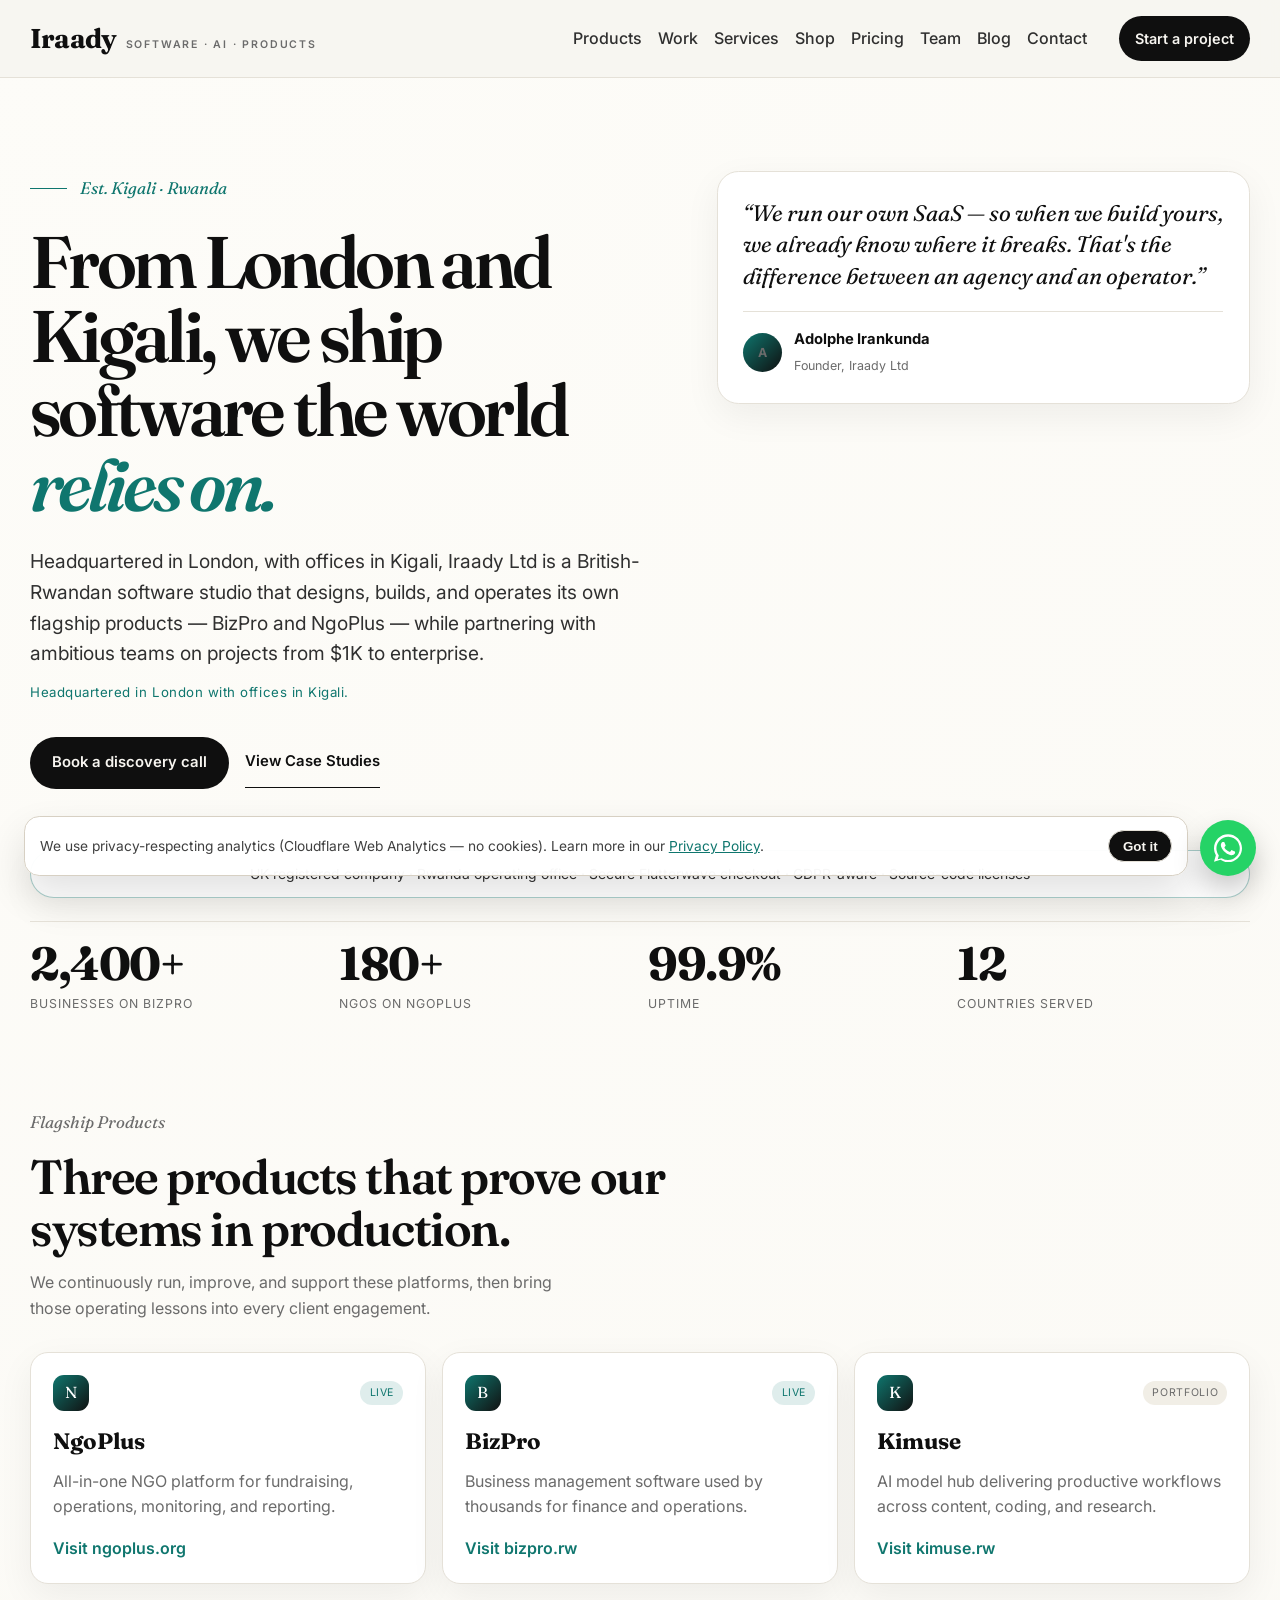
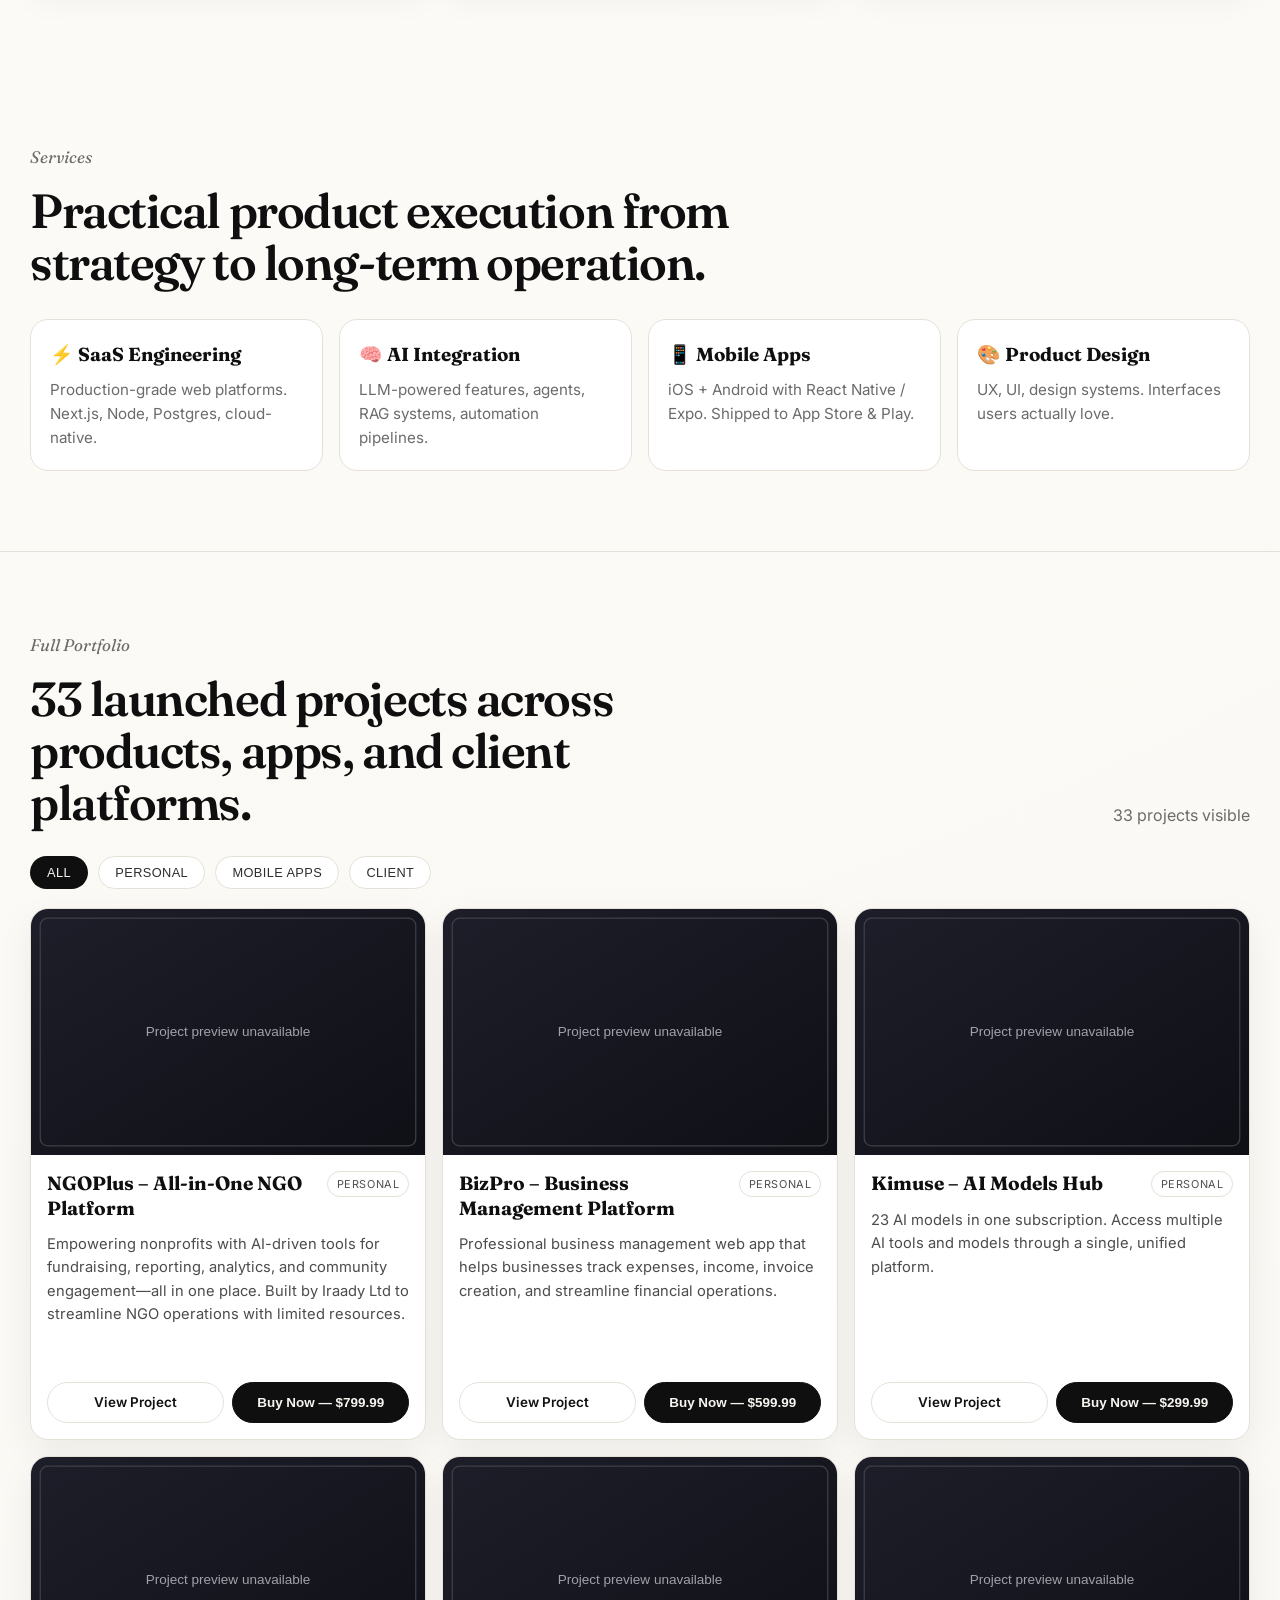
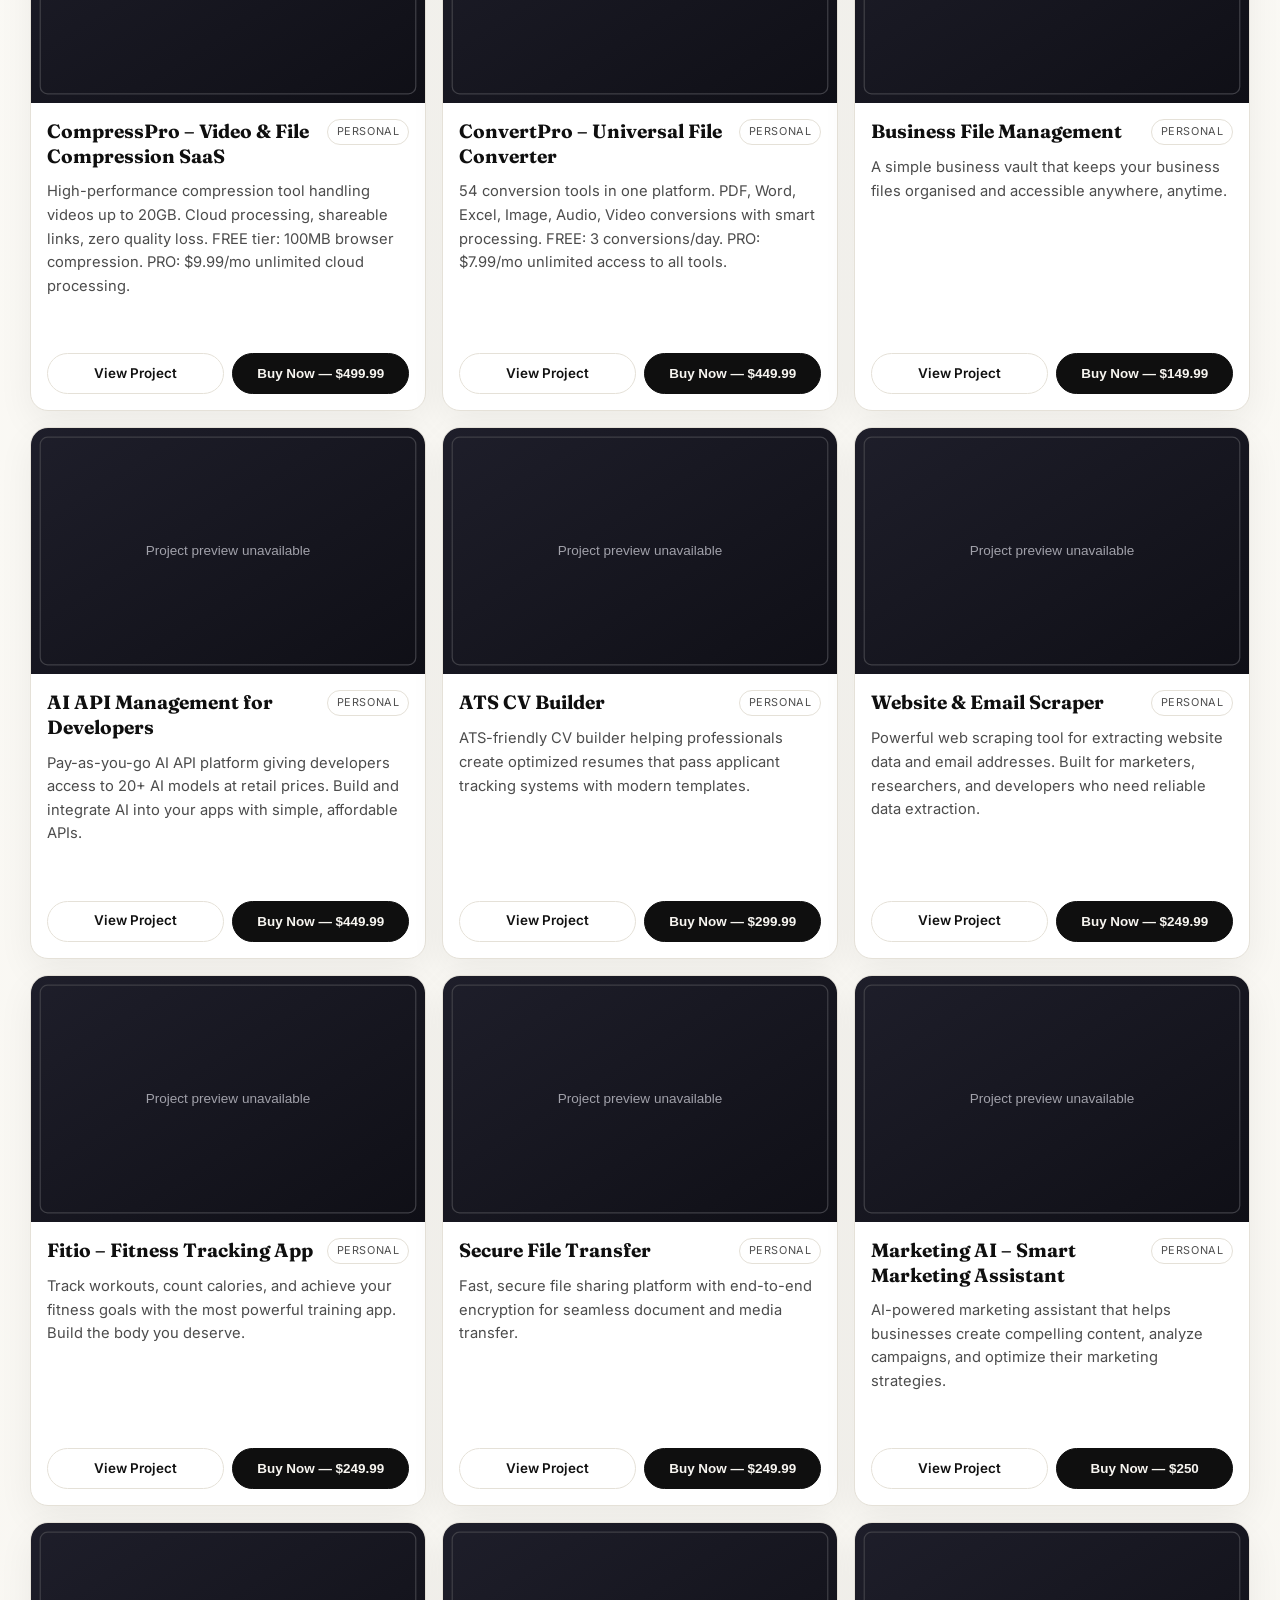
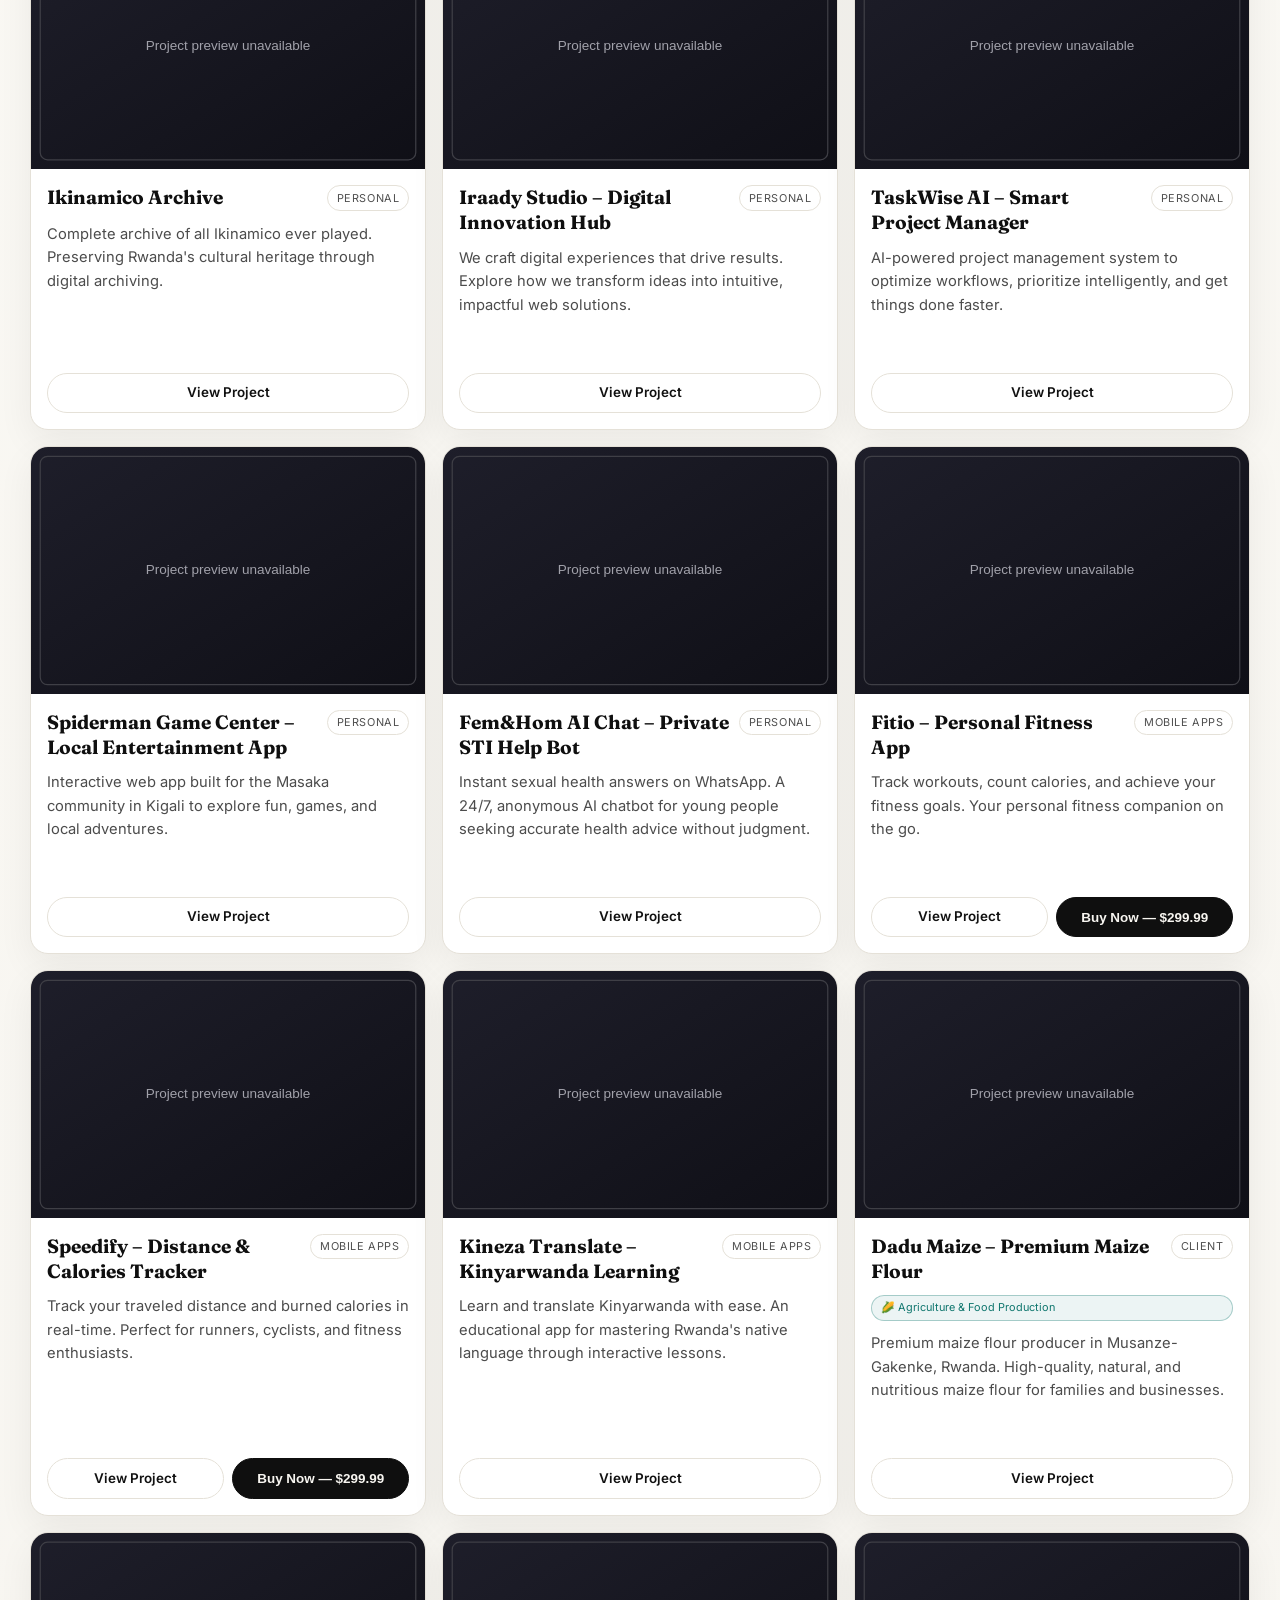
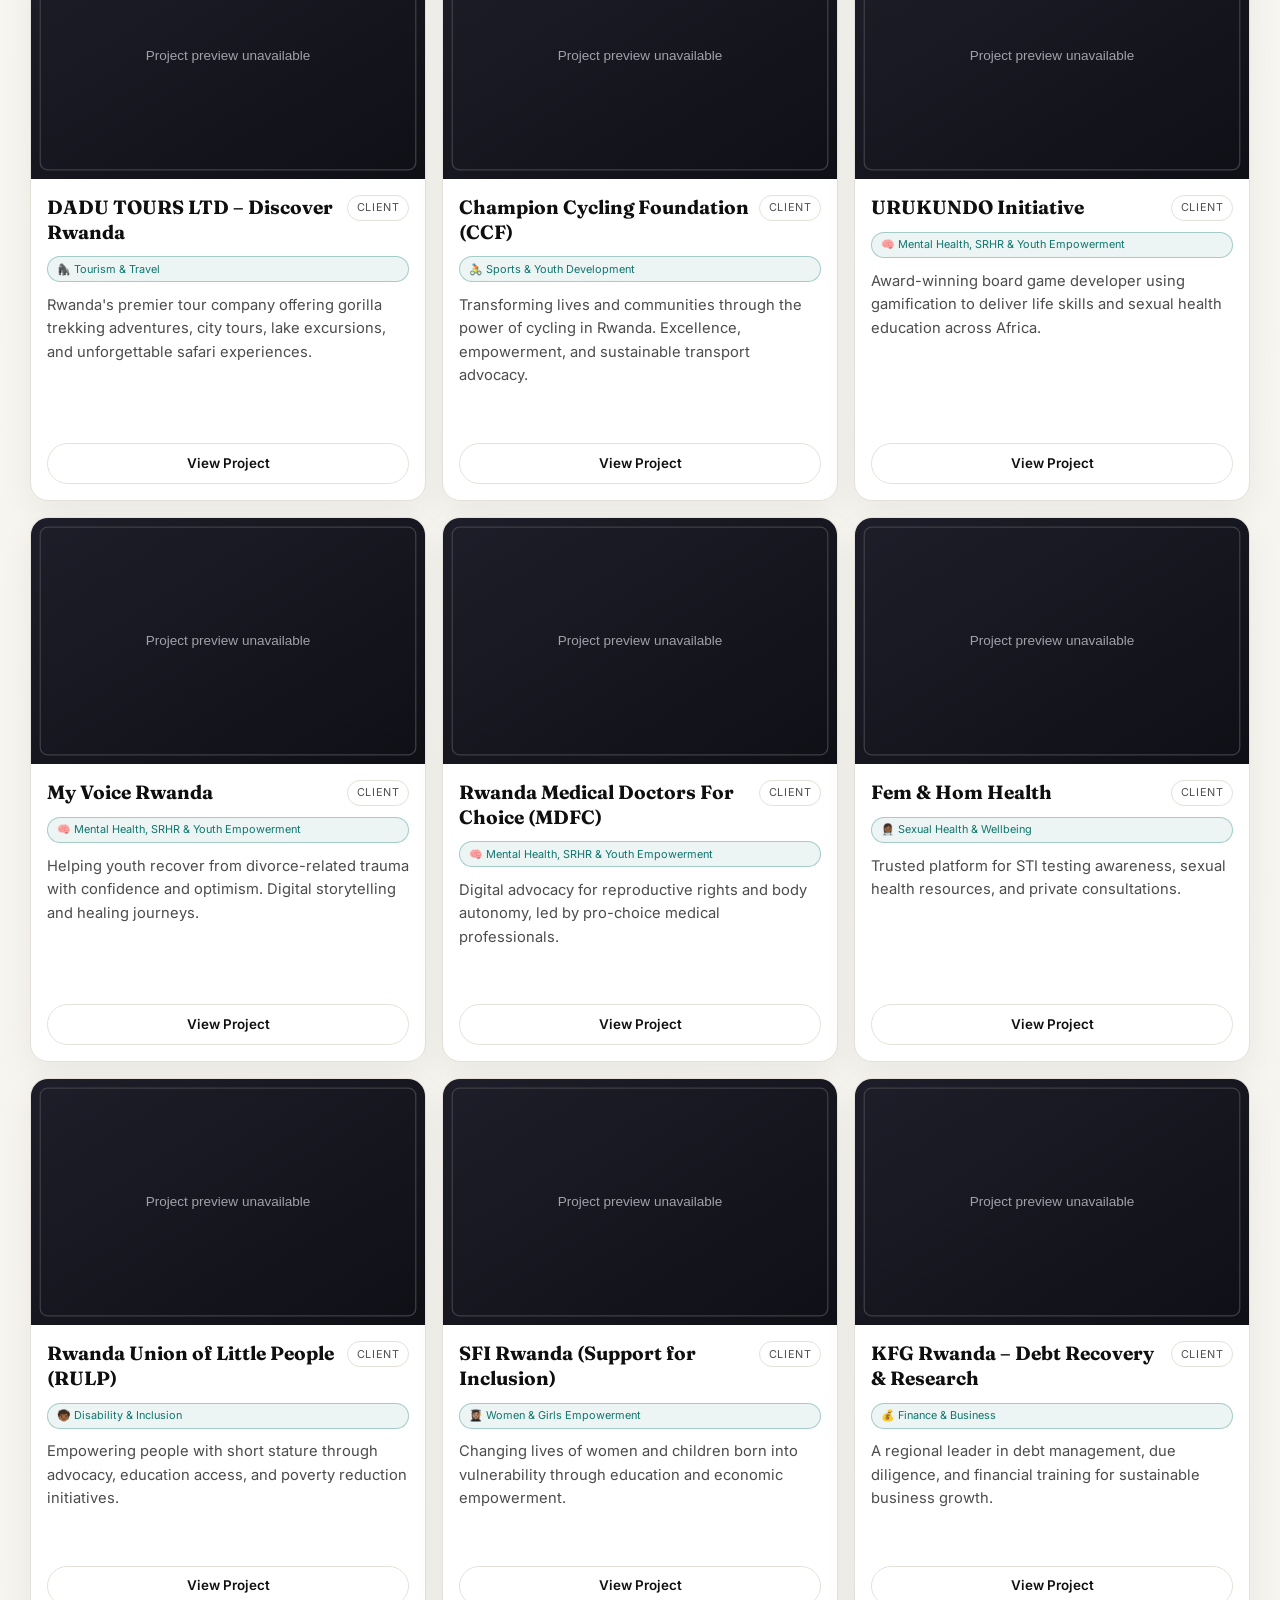
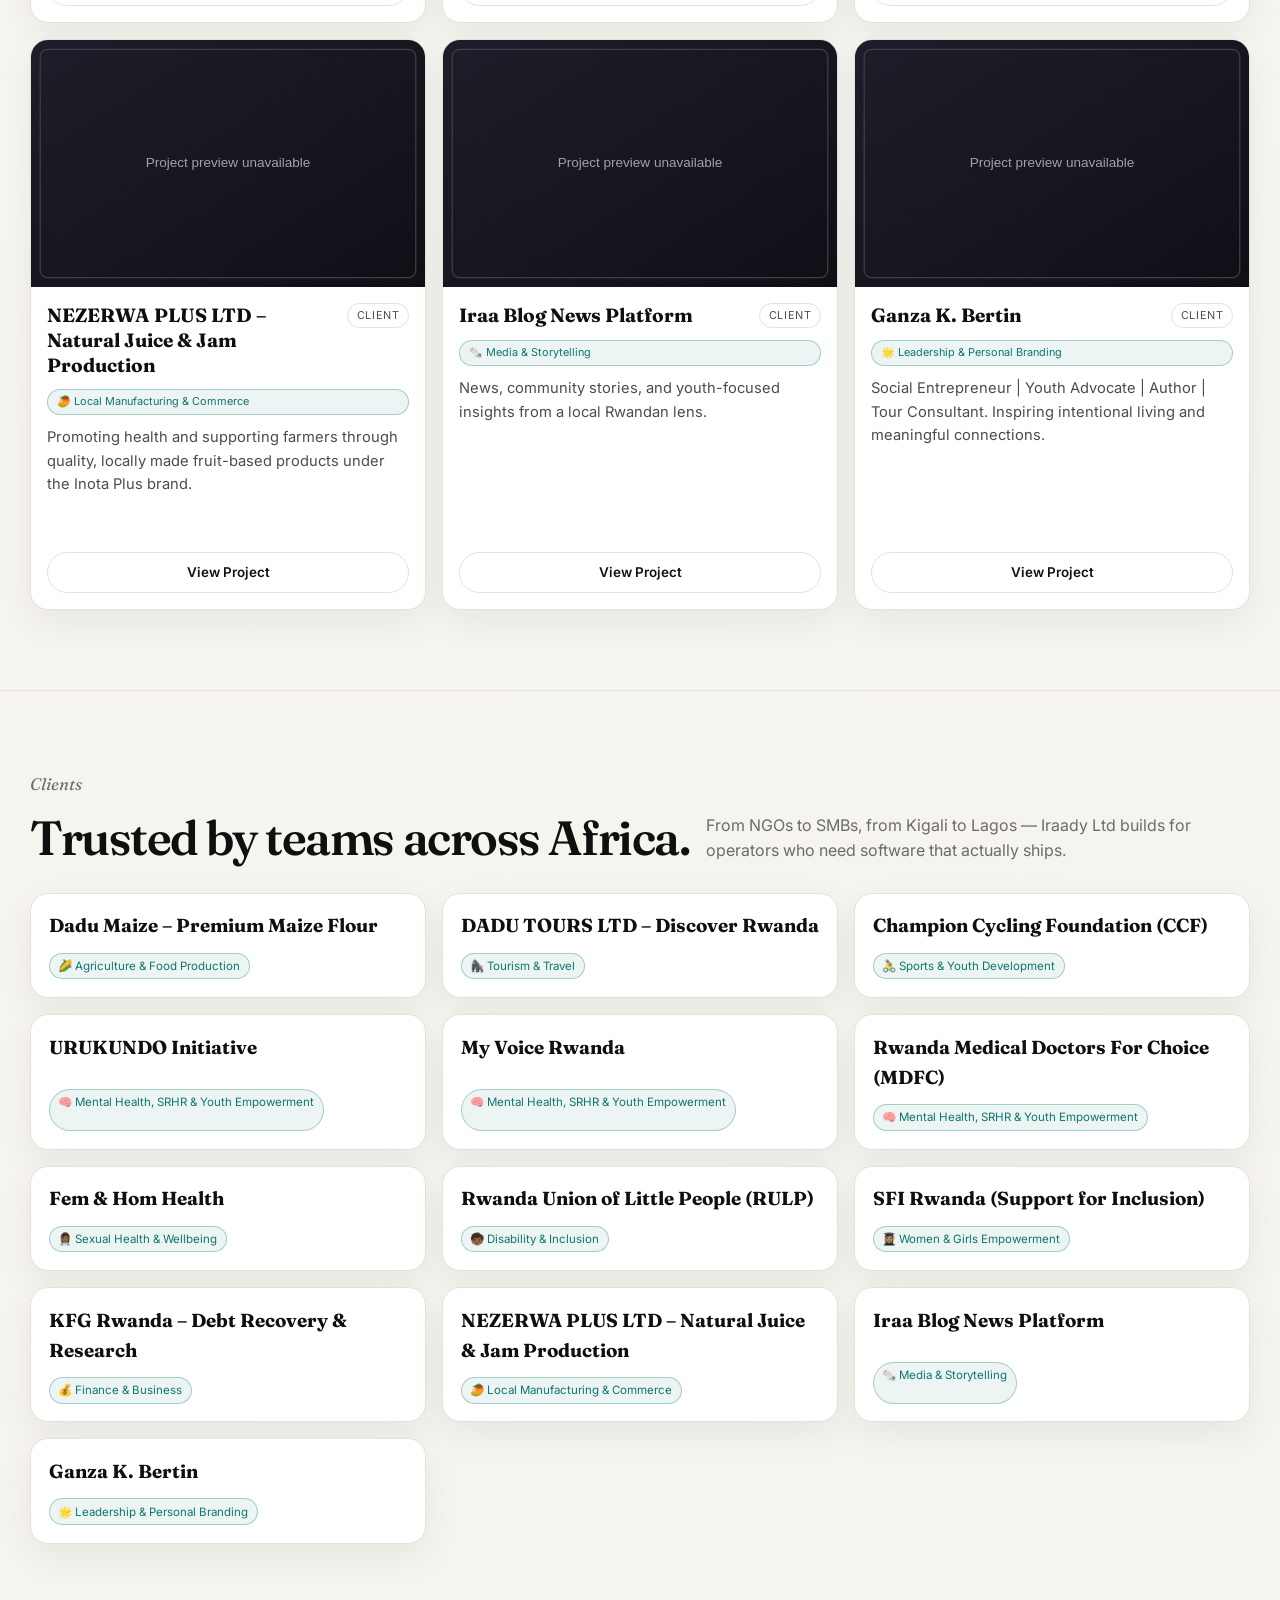
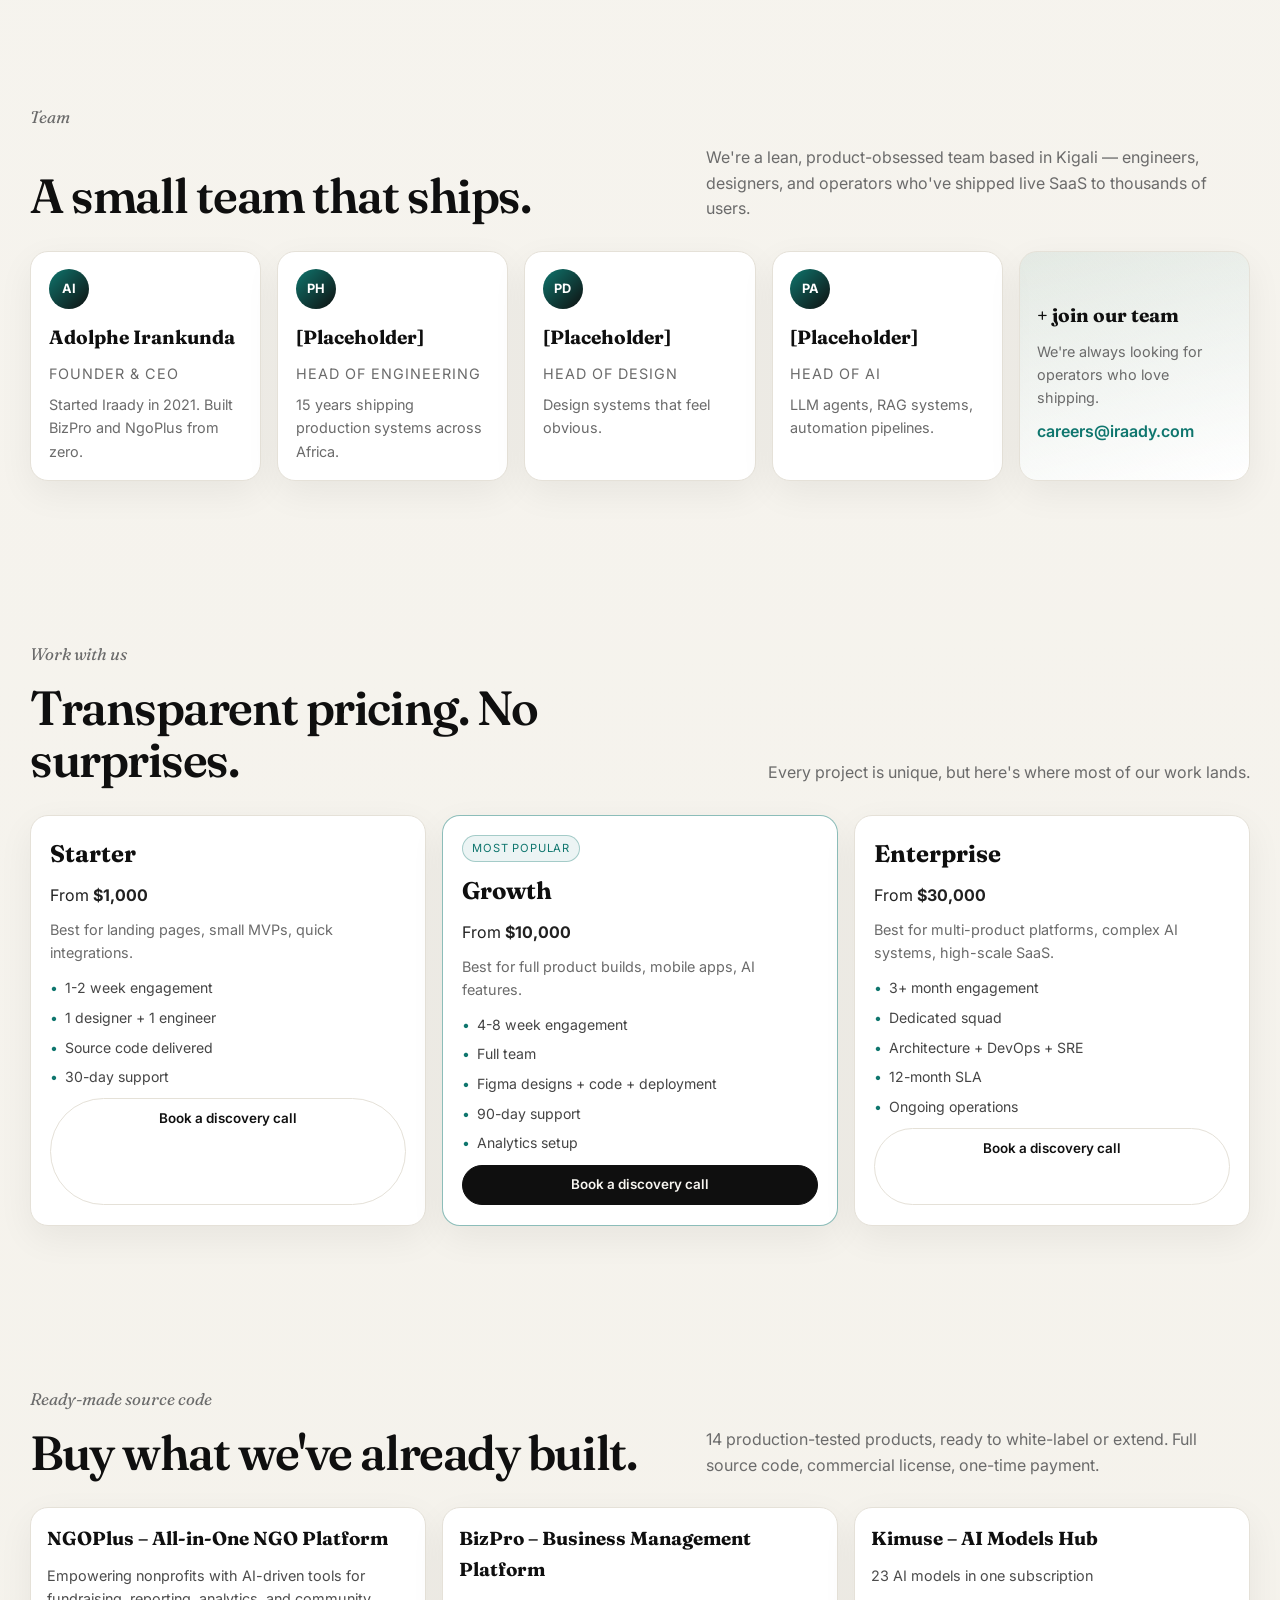
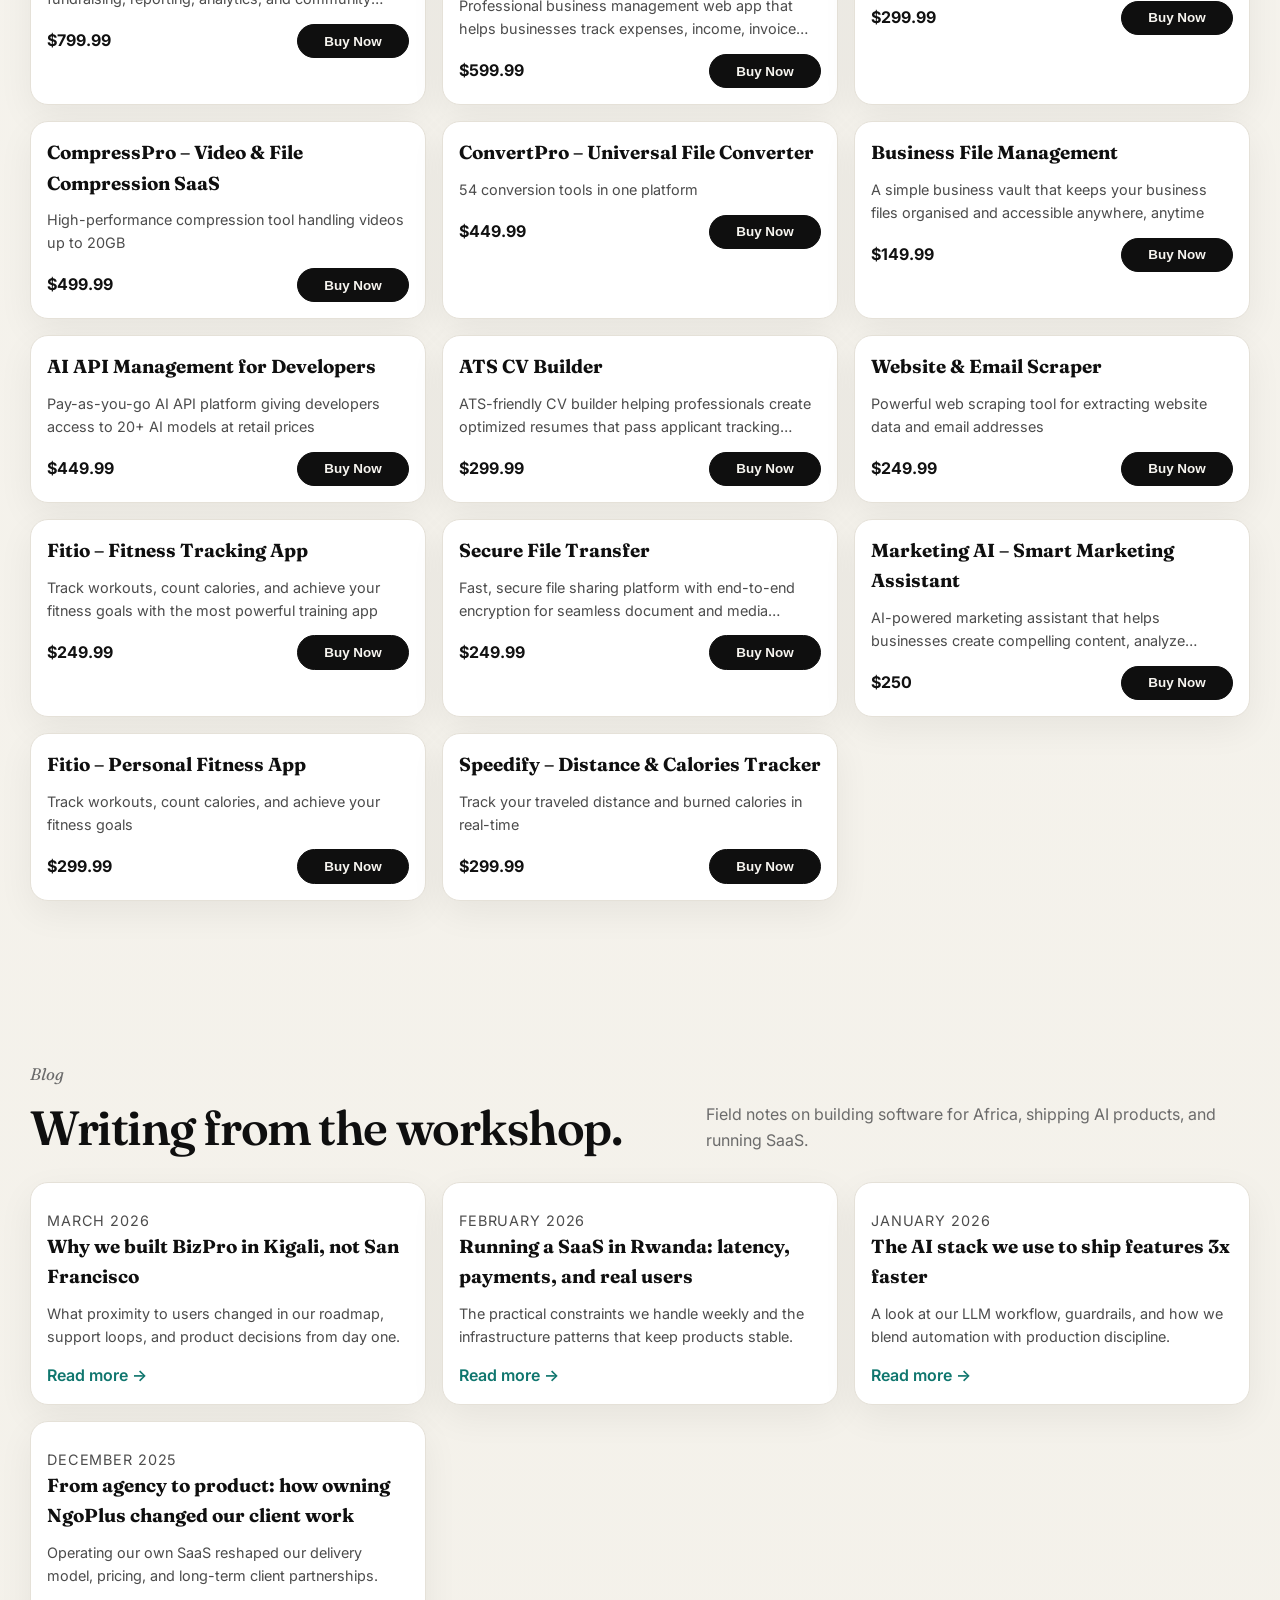
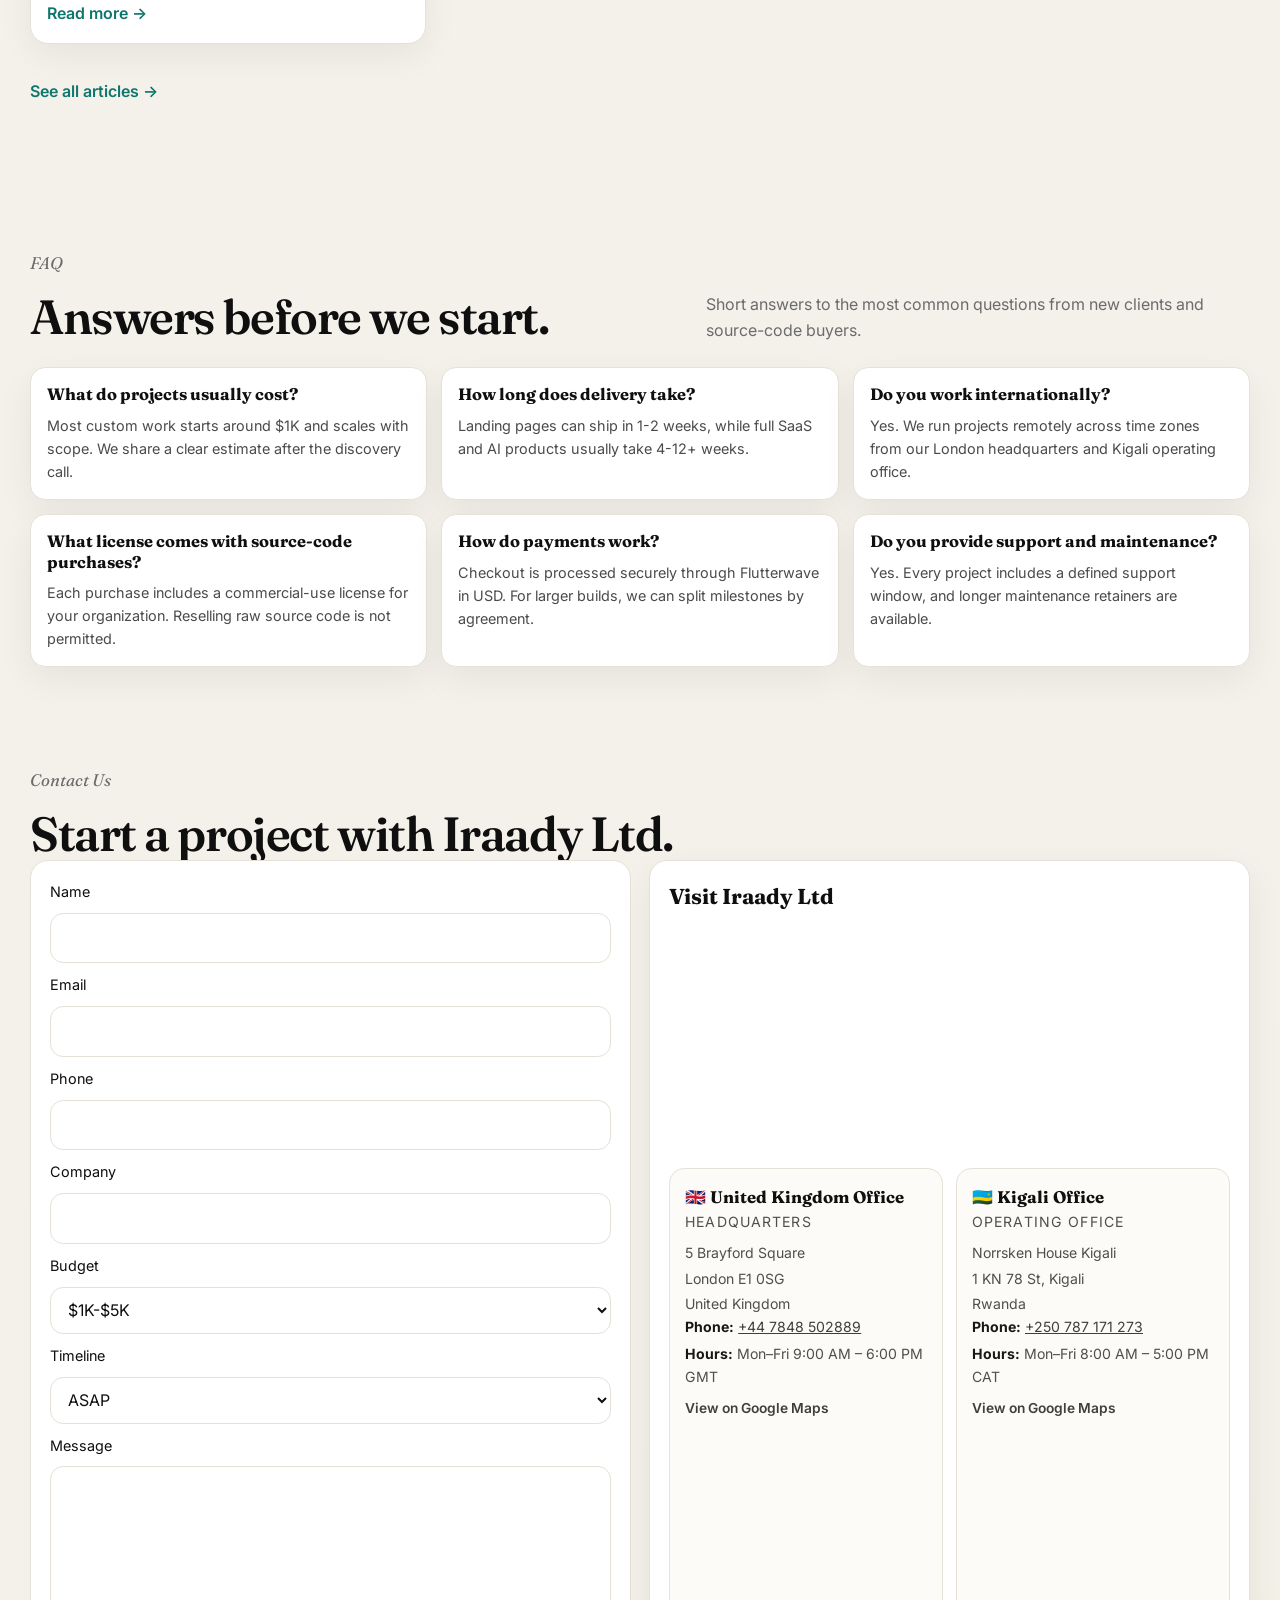
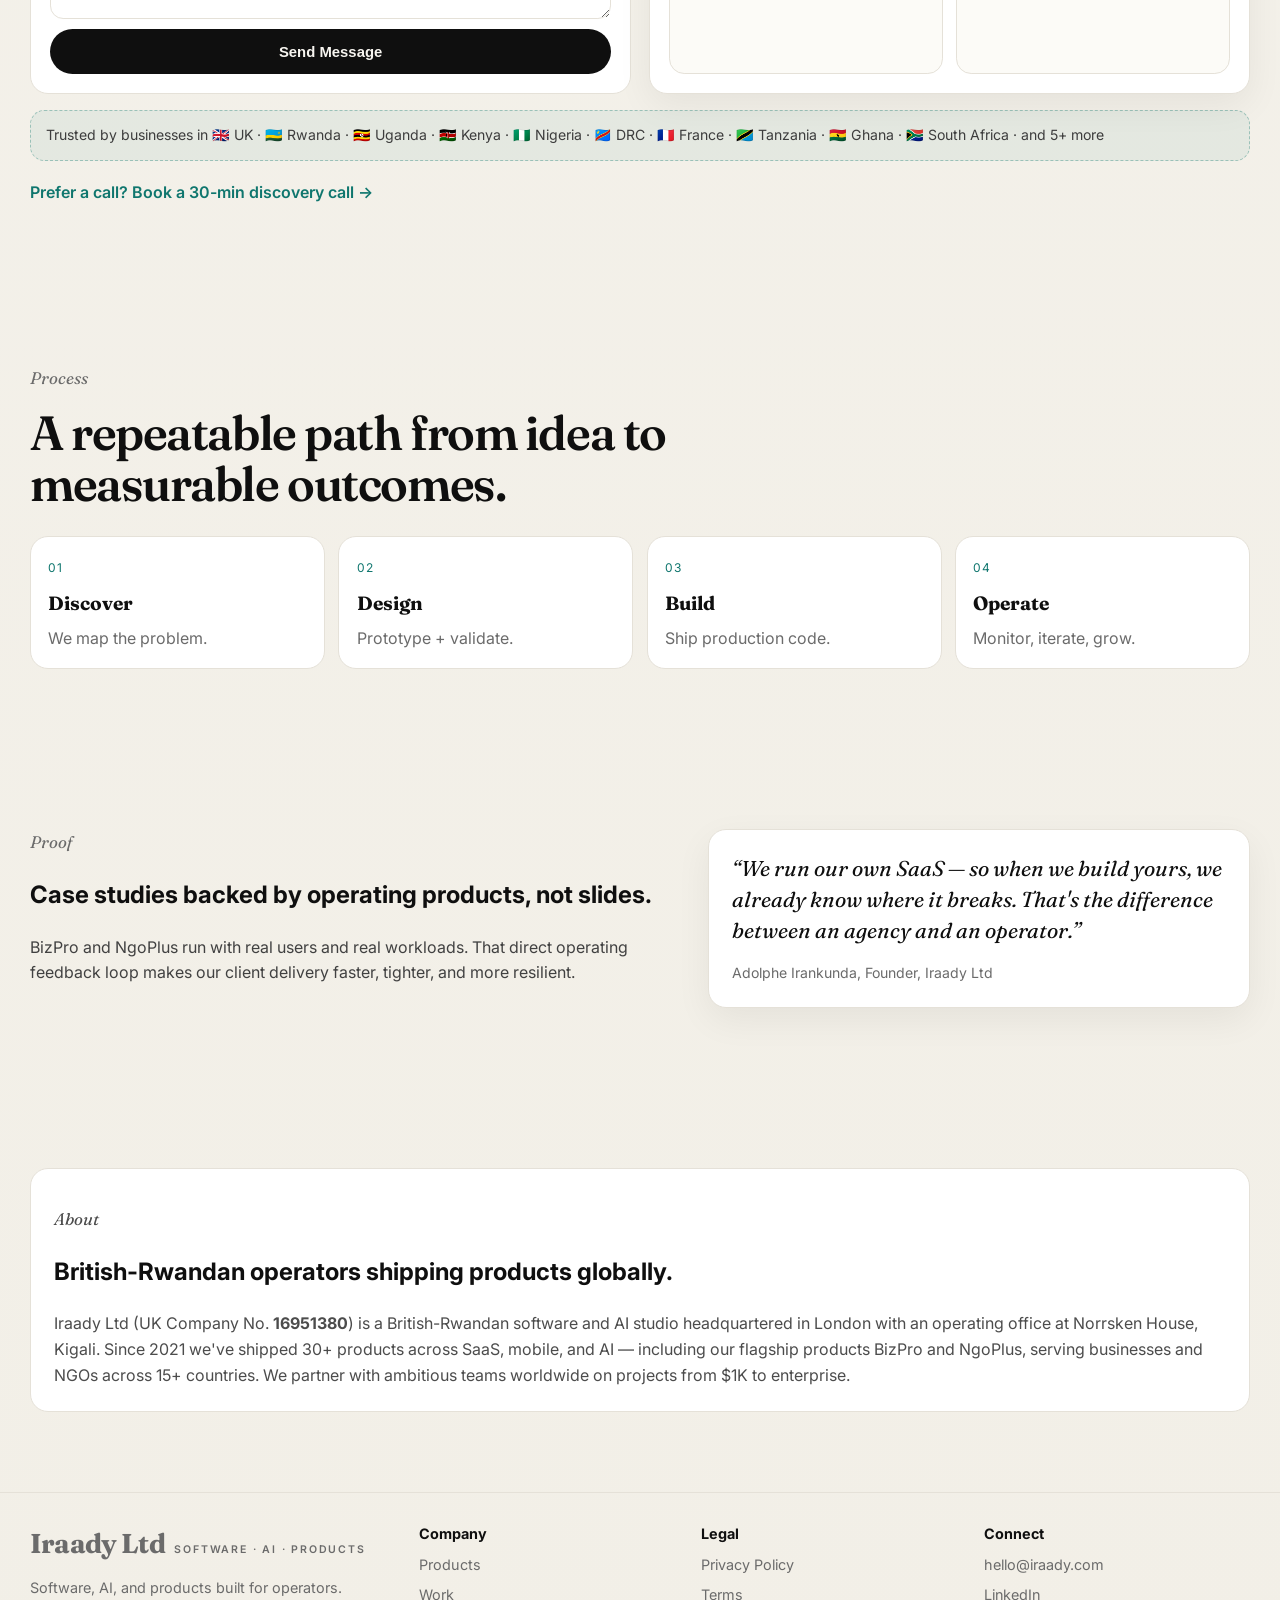
<file: site-b-editorial/index.html>
<!DOCTYPE html>
<html lang="en">
<head>
  <meta charset="UTF-8" />
  <meta name="viewport" content="width=device-width, initial-scale=1.0" />
  <title>Iraady Ltd — Software, AI, and Products from London &amp; Kigali</title>
  <meta name="description" content="Iraady Ltd is a British-Rwandan software &amp; AI studio headquartered in London with an operating office in Kigali. We build and run flagship products like BizPro and NgoPlus, and partner on projects from $1K to enterprise." />
  <link rel="canonical" href="https://africa.iraady.com/" />
  <meta property="og:title" content="Iraady Ltd — Software, AI, and Products from London &amp; Kigali" />
  <meta property="og:description" content="Iraady Ltd is a British-Rwandan software &amp; AI studio headquartered in London with an operating office in Kigali. We build and run flagship products like BizPro and NgoPlus, and partner on projects from $1K to enterprise." />
  <meta property="og:type" content="website" />
  <meta property="og:url" content="https://africa.iraady.com/" />
  <meta property="og:site_name" content="Iraady Ltd" />
  <meta property="og:image" content="https://africa.iraady.com/social-card.svg" />
  <meta name="twitter:card" content="summary_large_image" />
  <meta name="twitter:title" content="Iraady Ltd — Software, AI, and Products from London &amp; Kigali" />
  <meta name="twitter:description" content="Iraady Ltd is a British-Rwandan software &amp; AI studio headquartered in London with an operating office in Kigali. We build and run flagship products like BizPro and NgoPlus, and partner on projects from $1K to enterprise." />
  <meta name="twitter:image" content="https://africa.iraady.com/social-card.svg" />
  <meta name="theme-color" content="#f7f5f0" />
  <link rel="icon" type="image/svg+xml" href="/favicon.svg" />
  <link rel="apple-touch-icon" href="/apple-touch-icon.svg" />
  <link rel="preconnect" href="https://fonts.googleapis.com" />
  <link rel="preconnect" href="https://fonts.gstatic.com" crossorigin />
  <link href="https://fonts.googleapis.com/css2?family=Fraunces:opsz,wght@9..144,400;9..144,600;9..144,800&family=Inter:wght@400;500;600;700&display=swap" rel="stylesheet" />
  <link rel="stylesheet" href="styles.css" />
  <script type="application/ld+json">
    {
      "@context": "https://schema.org",
      "@graph": [
        {
          "@type": [
            "Organization",
            "SoftwareCompany"
          ],
          "@id": "https://africa.iraady.com/#organization",
          "name": "Iraady Ltd",
          "url": "https://africa.iraady.com/",
          "logo": "https://africa.iraady.com/logo.svg",
          "foundingDate": "2021",
          "telephone": [
            "+447848502889",
            "+250787171273"
          ],
          "areaServed": "global",
          "address": [
            {
              "@type": "PostalAddress",
              "streetAddress": "5 Brayford Square",
              "addressLocality": "London",
              "postalCode": "E1 0SG",
              "addressCountry": "GB"
            },
            {
              "@type": "PostalAddress",
              "streetAddress": "Norrsken House Kigali, 1 KN 78 St",
              "addressLocality": "Kigali",
              "addressCountry": "RW"
            }
          ],
          "contactPoint": [
            {
              "@type": "ContactPoint",
              "telephone": "+447848502889",
              "contactType": "sales",
              "availableLanguage": [
                "en"
              ]
            },
            {
              "@type": "ContactPoint",
              "telephone": "+250787171273",
              "contactType": "customer support",
              "availableLanguage": [
                "en"
              ]
            }
          ]
        },
        {
          "@type": "WebSite",
          "@id": "https://africa.iraady.com/#website",
          "url": "https://africa.iraady.com/",
          "name": "Iraady Ltd",
          "publisher": {
            "@id": "https://africa.iraady.com/#organization"
          }
        },
        {
          "@type": "Service",
          "@id": "https://africa.iraady.com/#service-software",
          "serviceType": "Custom software development",
          "provider": {
            "@id": "https://africa.iraady.com/#organization"
          },
          "areaServed": "global"
        },
        {
          "@type": "Service",
          "@id": "https://africa.iraady.com/#service-ai",
          "serviceType": "AI integration",
          "provider": {
            "@id": "https://africa.iraady.com/#organization"
          },
          "areaServed": "global"
        },
        {
          "@type": "Service",
          "@id": "https://africa.iraady.com/#service-mobile",
          "serviceType": "Mobile app development",
          "provider": {
            "@id": "https://africa.iraady.com/#organization"
          },
          "areaServed": "global"
        },
        {
          "@type": "Product",
          "@id": "https://africa.iraady.com/#source-code-products",
          "name": "Iraady Source Code Projects",
          "description": "Production-tested project source code with commercial licenses.",
          "brand": {
            "@id": "https://africa.iraady.com/#organization"
          },
          "offers": {
            "@type": "AggregateOffer",
            "url": "https://africa.iraady.com/#shop",
            "priceCurrency": "USD",
            "availability": "https://schema.org/InStock",
            "offerCount": 14,
            "lowPrice": 149.99,
            "highPrice": 799.99
          }
        }
      ]
    }
  </script>
</head>
<body>
  <header class="site-header" id="top">
    <div class="container">
      <nav class="site-nav" aria-label="Main navigation">
        <a class="brand" href="#top" aria-label="Iraady home">
          <span class="brand-name">Iraady</span>
          <span class="brand-tag">Software · AI · Products</span>
        </a>
        <button class="nav-toggle" type="button" aria-expanded="false" aria-controls="nav-links">Menu</button>
        <div class="nav-links" id="nav-links">
          <a href="#products">Products</a>
          <a href="#work">Work</a>
          <a href="#services">Services</a>
          <a href="#shop">Shop</a>
          <a href="#pricing">Pricing</a>
          <a href="#team">Team</a>
          <a href="#blog">Blog</a>
          <a href="#contact">Contact</a>
        </div>
        <a class="nav-cta" href="#contact">Start a project</a>
      </nav>
    </div>
  </header>

  <main>
    <section class="hero" id="hero">
      <div class="container hero-grid">
        <div class="hero-copy">
          <p class="eyebrow">Est. Kigali · Rwanda</p>
          <h1>From London and Kigali, we ship software the world <em>relies on.</em></h1>
          <p class="hero-sub">Headquartered in London, with offices in Kigali, Iraady Ltd is a British-Rwandan software studio that designs, builds, and operates its own flagship products — BizPro and NgoPlus — while partnering with ambitious teams on projects from $1K to enterprise.</p>
          <p class="hero-note">Headquartered in London with offices in Kigali.</p>
          <div class="hero-actions">
            <a class="btn btn-primary" href="#contact">Book a discovery call</a>
            <a class="btn btn-text" href="#work">View Case Studies</a>
          </div>
        </div>
        <aside class="hero-quote" aria-label="Founder testimonial">
          <p>“We run our own SaaS — so when we build yours, we already know where it breaks. That's the difference between an agency and an operator.”</p>
          <div class="quote-author">
            <span class="avatar" aria-hidden="true">A</span>
            <div>
              <strong>Adolphe Irankunda</strong>
              <span>Founder, Iraady Ltd</span>
            </div>
          </div>
        </aside>
      </div>
    </section>

    <section class="trust-bar" aria-label="Trust indicators">
      <div class="container">
        <p>UK-registered company · Rwanda operating office · Secure Flutterwave checkout · GDPR-aware · Source-code licenses</p>
      </div>
    </section>

    <section class="metrics" aria-label="Live business metrics">
      <div class="container metric-grid">
        <article class="metric">
          <h2>2,400+</h2>
          <p>Businesses on BizPro</p>
        </article>
        <article class="metric">
          <h2>180+</h2>
          <p>NGOs on NgoPlus</p>
        </article>
        <article class="metric">
          <h2>99.9%</h2>
          <p>Uptime</p>
        </article>
        <article class="metric">
          <h2>12</h2>
          <p>Countries served</p>
        </article>
      </div>
    </section>

    <section class="section" id="products" aria-labelledby="products-title">
      <div class="container">
        <p class="section-label">Flagship Products</p>
        <div class="section-head">
          <h2 id="products-title">Three products that prove our systems in production.</h2>
          <p>We continuously run, improve, and support these platforms, then bring those operating lessons into every client engagement.</p>
        </div>
        <div class="products-grid">
          <article class="product-card">
            <header>
              <span class="product-logo">N</span>
              <span class="live-pill">Live</span>
            </header>
            <h3>NgoPlus</h3>
            <p>All-in-one NGO platform for fundraising, operations, monitoring, and reporting.</p>
            <a href="https://ngoplus.org" target="_blank" rel="noopener noreferrer">Visit ngoplus.org</a>
          </article>
          <article class="product-card">
            <header>
              <span class="product-logo">B</span>
              <span class="live-pill">Live</span>
            </header>
            <h3>BizPro</h3>
            <p>Business management software used by thousands for finance and operations.</p>
            <a href="https://bizpro.rw" target="_blank" rel="noopener noreferrer">Visit bizpro.rw</a>
          </article>
          <article class="product-card">
            <header>
              <span class="product-logo">K</span>
              <span class="live-pill muted">Portfolio</span>
            </header>
            <h3>Kimuse</h3>
            <p>AI model hub delivering productive workflows across content, coding, and research.</p>
            <a href="https://kimuse.rw" target="_blank" rel="noopener noreferrer">Visit kimuse.rw</a>
          </article>
        </div>
      </div>
    </section>

    <section class="section" id="services" aria-labelledby="services-title">
      <div class="container">
        <p class="section-label">Services</p>
        <div class="section-head">
          <h2 id="services-title">Practical product execution from strategy to long-term operation.</h2>
        </div>
        <div class="services-grid">
          <article class="service-card">
            <h3><span aria-hidden="true">⚡</span> SaaS Engineering</h3>
            <p>Production-grade web platforms. Next.js, Node, Postgres, cloud-native.</p>
          </article>
          <article class="service-card">
            <h3><span aria-hidden="true">🧠</span> AI Integration</h3>
            <p>LLM-powered features, agents, RAG systems, automation pipelines.</p>
          </article>
          <article class="service-card">
            <h3><span aria-hidden="true">📱</span> Mobile Apps</h3>
            <p>iOS + Android with React Native / Expo. Shipped to App Store &amp; Play.</p>
          </article>
          <article class="service-card">
            <h3><span aria-hidden="true">🎨</span> Product Design</h3>
            <p>UX, UI, design systems. Interfaces users actually love.</p>
          </article>
        </div>
      </div>
    </section>

    <section class="section portfolio" id="work" aria-labelledby="work-title">
      <div class="container">
        <p class="section-label">Full Portfolio</p>
        <div class="section-head">
          <h2 id="work-title">33 launched projects across products, apps, and client platforms.</h2>
          <p><span data-project-count>33</span> projects visible</p>
        </div>
        <div class="filter-tabs" role="tablist" aria-label="Project group filters" data-filter-tabs></div>
        <div class="project-grid" data-project-grid></div>
      </div>
    </section>

    <section class="section" id="clients" aria-labelledby="clients-title">
      <div class="container">
        <p class="section-label">Clients</p>
        <div class="section-head">
          <h2 id="clients-title">Trusted by teams across Africa.</h2>
          <p>From NGOs to SMBs, from Kigali to Lagos — Iraady Ltd builds for operators who need software that actually ships.</p>
        </div>
        <div class="clients-grid" data-clients-grid></div>
      </div>
    </section>

    <section class="section" id="team" aria-labelledby="team-title">
      <div class="container">
        <p class="section-label">Team</p>
        <div class="section-head">
          <h2 id="team-title">A small team that ships.</h2>
          <p>We're a lean, product-obsessed team based in Kigali — engineers, designers, and operators who've shipped live SaaS to thousands of users.</p>
        </div>
        <div class="team-grid">
          <article class="team-card">
            <span class="team-avatar">AI</span>
            <h3>Adolphe Irankunda</h3>
            <p class="team-role">Founder &amp; CEO</p>
            <p>Started Iraady in 2021. Built BizPro and NgoPlus from zero.</p>
          </article>
          <article class="team-card">
            <span class="team-avatar">PH</span>
            <h3>[Placeholder]</h3>
            <p class="team-role">Head of Engineering</p>
            <p>15 years shipping production systems across Africa.</p>
          </article>
          <article class="team-card">
            <span class="team-avatar">PD</span>
            <h3>[Placeholder]</h3>
            <p class="team-role">Head of Design</p>
            <p>Design systems that feel obvious.</p>
          </article>
          <article class="team-card">
            <span class="team-avatar">PA</span>
            <h3>[Placeholder]</h3>
            <p class="team-role">Head of AI</p>
            <p>LLM agents, RAG systems, automation pipelines.</p>
          </article>
          <article class="team-card team-join">
            <h3>+ join our team</h3>
            <p>We're always looking for operators who love shipping.</p>
            <a href="mailto:careers@iraady.com">careers@iraady.com</a>
          </article>
        </div>
      </div>
    </section>

    <section class="section pricing" id="pricing" aria-labelledby="pricing-title">
      <div class="container">
        <p class="section-label">Work with us</p>
        <div class="section-head">
          <h2 id="pricing-title">Transparent pricing. No surprises.</h2>
          <p>Every project is unique, but here's where most of our work lands.</p>
        </div>
        <div class="pricing-grid">
          <article class="pricing-card">
            <h3>Starter</h3>
            <p class="pricing-price">From <strong>$1,000</strong></p>
            <p class="pricing-best">Best for landing pages, small MVPs, quick integrations.</p>
            <ul class="pricing-list">
              <li>1-2 week engagement</li>
              <li>1 designer + 1 engineer</li>
              <li>Source code delivered</li>
              <li>30-day support</li>
            </ul>
            <a class="btn-mini" href="mailto:hello@iraady.com?subject=Starter%20discovery%20call">Book a discovery call</a>
          </article>
          <article class="pricing-card pricing-popular">
            <p class="popular-badge">Most popular</p>
            <h3>Growth</h3>
            <p class="pricing-price">From <strong>$10,000</strong></p>
            <p class="pricing-best">Best for full product builds, mobile apps, AI features.</p>
            <ul class="pricing-list">
              <li>4-8 week engagement</li>
              <li>Full team</li>
              <li>Figma designs + code + deployment</li>
              <li>90-day support</li>
              <li>Analytics setup</li>
            </ul>
            <a class="btn-mini btn-buy" href="mailto:hello@iraady.com?subject=Growth%20discovery%20call">Book a discovery call</a>
          </article>
          <article class="pricing-card">
            <h3>Enterprise</h3>
            <p class="pricing-price">From <strong>$30,000</strong></p>
            <p class="pricing-best">Best for multi-product platforms, complex AI systems, high-scale SaaS.</p>
            <ul class="pricing-list">
              <li>3+ month engagement</li>
              <li>Dedicated squad</li>
              <li>Architecture + DevOps + SRE</li>
              <li>12-month SLA</li>
              <li>Ongoing operations</li>
            </ul>
            <a class="btn-mini" href="mailto:hello@iraady.com?subject=Enterprise%20discovery%20call">Book a discovery call</a>
          </article>
        </div>
      </div>
    </section>

    <section class="section" id="shop" aria-labelledby="shop-title">
      <div class="container">
        <p class="section-label">Ready-made source code</p>
        <div class="section-head">
          <h2 id="shop-title">Buy what we've already built.</h2>
          <p>14 production-tested products, ready to white-label or extend. Full source code, commercial license, one-time payment.</p>
        </div>
        <div class="shop-grid" data-shop-grid></div>
      </div>
    </section>

    <section class="section" id="blog" aria-labelledby="blog-title">
      <div class="container">
        <p class="section-label">Blog</p>
        <div class="section-head">
          <h2 id="blog-title">Writing from the workshop.</h2>
          <p>Field notes on building software for Africa, shipping AI products, and running SaaS.</p>
        </div>
        <div class="blog-grid">
          <article class="blog-card">
            <p class="blog-date">March 2026</p>
            <h3>Why we built BizPro in Kigali, not San Francisco</h3>
            <p>What proximity to users changed in our roadmap, support loops, and product decisions from day one.</p>
            <a href="#">Read more →</a>
          </article>
          <article class="blog-card">
            <p class="blog-date">February 2026</p>
            <h3>Running a SaaS in Rwanda: latency, payments, and real users</h3>
            <p>The practical constraints we handle weekly and the infrastructure patterns that keep products stable.</p>
            <a href="#">Read more →</a>
          </article>
          <article class="blog-card">
            <p class="blog-date">January 2026</p>
            <h3>The AI stack we use to ship features 3x faster</h3>
            <p>A look at our LLM workflow, guardrails, and how we blend automation with production discipline.</p>
            <a href="#">Read more →</a>
          </article>
          <article class="blog-card">
            <p class="blog-date">December 2025</p>
            <h3>From agency to product: how owning NgoPlus changed our client work</h3>
            <p>Operating our own SaaS reshaped our delivery model, pricing, and long-term client partnerships.</p>
            <a href="#">Read more →</a>
          </article>
        </div>
        <p class="blog-more"><a href="#">See all articles →</a></p>
      </div>
    </section>

    <section class="section faq-section" id="faq" aria-labelledby="faq-title">
      <div class="container">
        <p class="section-label">FAQ</p>
        <div class="section-head">
          <h2 id="faq-title">Answers before we start.</h2>
          <p>Short answers to the most common questions from new clients and source-code buyers.</p>
        </div>
        <div class="faq-grid">
          <article class="faq-card">
            <h3>What do projects usually cost?</h3>
            <p>Most custom work starts around $1K and scales with scope. We share a clear estimate after the discovery call.</p>
          </article>
          <article class="faq-card">
            <h3>How long does delivery take?</h3>
            <p>Landing pages can ship in 1-2 weeks, while full SaaS and AI products usually take 4-12+ weeks.</p>
          </article>
          <article class="faq-card">
            <h3>Do you work internationally?</h3>
            <p>Yes. We run projects remotely across time zones from our London headquarters and Kigali operating office.</p>
          </article>
          <article class="faq-card">
            <h3>What license comes with source-code purchases?</h3>
            <p>Each purchase includes a commercial-use license for your organization. Reselling raw source code is not permitted.</p>
          </article>
          <article class="faq-card">
            <h3>How do payments work?</h3>
            <p>Checkout is processed securely through Flutterwave in USD. For larger builds, we can split milestones by agreement.</p>
          </article>
          <article class="faq-card">
            <h3>Do you provide support and maintenance?</h3>
            <p>Yes. Every project includes a defined support window, and longer maintenance retainers are available.</p>
          </article>
        </div>
      </div>
    </section>

    <section class="section" id="contact" aria-labelledby="contact-title">
      <div class="container">
        <p class="section-label">Contact Us</p>
        <div class="section-head">
          <h2 id="contact-title">Start a project with Iraady Ltd.</h2>
        </div>
        <div class="contact-grid">
          <form class="contact-form" id="contact-form" action="https://formsubmit.co/info@iraady.com" method="POST">
            <input type="hidden" name="_subject" value="New inquiry from Iraady Ltd website" />
            <input type="hidden" name="_template" value="table" />
            <input type="hidden" name="_next" value="https://africa.iraady.com/thank-you.html" />
            <input type="hidden" name="_captcha" value="true" />
            <input type="hidden" name="_autoresponse" value="Thanks for reaching out to Iraady Ltd! We&#39;ve received your message and will reply within 24 hours on weekdays. — Adolphe &amp; team" />

            <label for="contact-name">Name</label>
            <input id="contact-name" name="name" type="text" required />

            <label for="contact-email">Email</label>
            <input id="contact-email" name="email" type="email" autocomplete="email" required />

            <label for="contact-phone">Phone</label>
            <input id="contact-phone" name="phone" type="tel" autocomplete="tel" required />

            <label for="contact-company">Company</label>
            <input id="contact-company" name="company" type="text" autocomplete="organization" />

            <label for="contact-budget">Budget</label>
            <select id="contact-budget" name="budget" required>
              <option value="$1K-$5K">$1K-$5K</option>
              <option value="$5K-$15K">$5K-$15K</option>
              <option value="$15K-$30K">$15K-$30K</option>
              <option value="$30K-$80K">$30K-$80K</option>
              <option value="$80K+">$80K+</option>
            </select>

            <label for="contact-timeline">Timeline</label>
            <select id="contact-timeline" name="timeline" required>
              <option value="ASAP">ASAP</option>
              <option value="2-4 weeks">2-4 weeks</option>
              <option value="1-2 months">1-2 months</option>
              <option value="2-3 months">2-3 months</option>
              <option value="3+ months">3+ months</option>
            </select>

            <label for="contact-message">Message</label>
            <textarea id="contact-message" name="message" rows="5" required></textarea>

            <button type="submit" class="btn btn-primary">Send Message</button>
          </form>
          <aside class="office-panel" aria-label="Iraady offices">
            <h3>Visit Iraady Ltd</h3>
            <div class="office-grid">
              <article class="office-card">
                <h4>🇬🇧 United Kingdom Office</h4>
                <p class="office-tag">Headquarters</p>
                <ul class="office-lines">
                  <li>5 Brayford Square</li>
                  <li>London E1 0SG</li>
                  <li>United Kingdom</li>
                </ul>
                <p><strong>Phone:</strong> <a href="tel:+447848502889">+44 7848 502889</a></p>
                <p><strong>Hours:</strong> Mon–Fri 9:00 AM – 6:00 PM GMT</p>
                <a class="office-map" href="https://maps.google.com/?q=5+Brayford+Square+London+E1+0SG" target="_blank" rel="noopener noreferrer">View on Google Maps</a>
              </article>
              <article class="office-card">
                <h4>🇷🇼 Kigali Office</h4>
                <p class="office-tag">Operating Office</p>
                <ul class="office-lines">
                  <li>Norrsken House Kigali</li>
                  <li>1 KN 78 St, Kigali</li>
                  <li>Rwanda</li>
                </ul>
                <p><strong>Phone:</strong> <a href="tel:+250787171273">+250 787 171 273</a></p>
                <p><strong>Hours:</strong> Mon–Fri 8:00 AM – 5:00 PM CAT</p>
                <a class="office-map" href="https://maps.google.com/?q=Norrsken+House+Kigali" target="_blank" rel="noopener noreferrer">View on Google Maps</a>
              </article>
            </div>
          </aside>
        </div>
        <p class="trusted-strip">Trusted by businesses in 🇬🇧 UK · 🇷🇼 Rwanda · 🇺🇬 Uganda · 🇰🇪 Kenya · 🇳🇬 Nigeria · 🇨🇩 DRC · 🇫🇷 France · 🇹🇿 Tanzania · 🇬🇭 Ghana · 🇿🇦 South Africa · and 5+ more</p>
        <p class="contact-call"><a href="mailto:hello@iraady.com?subject=30-min%20discovery%20call">Prefer a call? Book a 30-min discovery call →</a></p>
      </div>
    </section>

    <section class="section" id="process" aria-labelledby="process-title">
      <div class="container">
        <p class="section-label">Process</p>
        <div class="section-head">
          <h2 id="process-title">A repeatable path from idea to measurable outcomes.</h2>
        </div>
        <ol class="process-grid">
          <li>
            <h3>Discover</h3>
            <p>We map the problem.</p>
          </li>
          <li>
            <h3>Design</h3>
            <p>Prototype + validate.</p>
          </li>
          <li>
            <h3>Build</h3>
            <p>Ship production code.</p>
          </li>
          <li>
            <h3>Operate</h3>
            <p>Monitor, iterate, grow.</p>
          </li>
        </ol>
      </div>
    </section>

    <section class="section" id="proof" aria-labelledby="proof-title">
      <div class="container proof-grid">
        <div>
          <p class="section-label">Proof</p>
          <h2 id="proof-title">Case studies backed by operating products, not slides.</h2>
          <p class="proof-copy">BizPro and NgoPlus run with real users and real workloads. That direct operating feedback loop makes our client delivery faster, tighter, and more resilient.</p>
        </div>
        <blockquote class="testimonial">
          <p>“We run our own SaaS — so when we build yours, we already know where it breaks. That's the difference between an agency and an operator.”</p>
          <cite>Adolphe Irankunda, Founder, Iraady Ltd</cite>
        </blockquote>
      </div>
    </section>

    <section class="section" id="about" aria-labelledby="about-title">
      <div class="container about-box">
        <p class="section-label">About</p>
        <h2 id="about-title">British-Rwandan operators shipping products globally.</h2>
        <p>Iraady Ltd (UK Company No. <strong>16951380</strong>) is a British-Rwandan software and AI studio headquartered in London with an operating office at Norrsken House, Kigali. Since 2021 we&#39;ve shipped 30+ products across SaaS, mobile, and AI — including our flagship products BizPro and NgoPlus, serving businesses and NGOs across 15+ countries. We partner with ambitious teams worldwide on projects from $1K to enterprise.</p>
      </div>
    </section>
  </main>

  <footer class="site-footer">
    <div class="container footer-grid">
      <div class="footer-col footer-brand">
        <a class="brand" href="#top" aria-label="Iraady home">
          <span class="brand-name">Iraady Ltd</span>
          <span class="brand-tag">Software · AI · Products</span>
        </a>
        <p class="footer-tagline">Software, AI, and products built for operators.</p>
        <p class="footer-location">London, UK · Kigali, Rwanda</p>
      </div>
      <div class="footer-col">
        <h3>Company</h3>
        <a href="#products">Products</a>
        <a href="#work">Work</a>
        <a href="#team">Team</a>
        <a href="#blog">Blog</a>
        <a href="#pricing">Pricing</a>
      </div>
      <div class="footer-col">
        <h3>Legal</h3>
        <a href="privacy.html">Privacy Policy</a>
        <a href="terms.html">Terms</a>
        <a href="privacy.html#cookies">Cookie Policy</a>
      </div>
      <div class="footer-col">
        <h3>Connect</h3>
        <a href="mailto:hello@iraady.com">hello@iraady.com</a>
        <a href="#">LinkedIn</a>
        <a href="#">Twitter</a>
        <a href="#">GitHub</a>
      </div>
    </div>
    <div class="container footer-bottom">
      <p>© 2026 Iraady Ltd · UK Company No. 16951380. All rights reserved.</p>
      <p>Operating from London + Kigali</p>
    </div>
  </footer>

  <div class="cookie-banner" id="cookie-banner" hidden>
    <p>We use privacy-respecting analytics (Cloudflare Web Analytics — no cookies). Learn more in our <a href="privacy.html">Privacy Policy</a>.</p>
    <button type="button" id="cookie-ack">Got it</button>
  </div>

  <noscript>
    <p class="noscript-note">JavaScript is disabled. Portfolio filtering and in-page checkout need JavaScript, but you can still contact us via <a href="mailto:hello@iraady.com">hello@iraady.com</a>.</p>
  </noscript>

  <a class="whatsapp-float" href="https://wa.me/250787171273?text=Hi%20Iraady%20Ltd%2C%20I%27m%20interested%20in%20your%20services." target="_blank" rel="noopener noreferrer" aria-label="Chat on WhatsApp">
    <svg viewBox="0 0 32 32" fill="white" width="28" height="28"><path d="M16 .396C7.164.396 0 7.56 0 16.396c0 2.887.788 5.587 2.154 7.918L.02 31.604l7.43-2.118A15.93 15.93 0 0 0 16 32.396c8.836 0 16-7.164 16-16s-7.164-16-16-16zm0 29.334a13.33 13.33 0 0 1-6.77-1.84l-.486-.286-4.42 1.26 1.17-4.316-.318-.498A13.33 13.33 0 1 1 16 29.73zm7.33-9.9c-.4-.2-2.37-1.17-2.74-1.3-.37-.14-.64-.2-.9.2-.27.4-1.03 1.3-1.27 1.56-.23.27-.47.3-.87.1-.4-.2-1.7-.63-3.24-2.01-1.2-1.07-2.01-2.4-2.25-2.8-.23-.4-.03-.62.18-.82.18-.18.4-.47.6-.7.2-.23.27-.4.4-.67.13-.27.07-.5-.03-.7-.1-.2-.9-2.17-1.23-2.97-.32-.78-.65-.67-.9-.68l-.77-.02c-.27 0-.7.1-1.07.5-.37.4-1.4 1.37-1.4 3.34 0 1.97 1.43 3.87 1.63 4.14.2.27 2.83 4.33 6.87 6.07.96.42 1.7.67 2.28.86.96.3 1.83.26 2.52.16.77-.12 2.37-.97 2.7-1.9.33-.94.33-1.74.23-1.9-.1-.17-.37-.27-.77-.47z"/></svg>
  </a>

  <div class="modal" id="checkout-modal" aria-hidden="true" role="dialog" aria-modal="true" aria-labelledby="checkout-title">
    <div class="modal-backdrop" data-modal-close></div>
    <div class="modal-panel">
      <button class="modal-close" type="button" aria-label="Close checkout" data-modal-close>×</button>
      <p class="modal-label">Secure Checkout</p>
      <h2 id="checkout-title">Buy project source code</h2>
      <p class="modal-sub" id="checkout-project">Complete this form to continue to Flutterwave.</p>
      <form id="checkout-form" class="checkout-form">
        <label for="checkout-name">Full name</label>
        <input id="checkout-name" name="name" type="text" autocomplete="name" required />

        <label for="checkout-email">Email</label>
        <input id="checkout-email" name="email" type="email" autocomplete="email" required />

        <label for="checkout-phone">Phone number</label>
        <input id="checkout-phone" name="phone" type="tel" autocomplete="tel" required />

        <button type="submit" class="btn btn-primary" id="checkout-submit">Continue to Payment</button>
      </form>
    </div>
  </div>

  <script id="projects-data" type="application/json">
[
  {
    "id": "ngoplus",
    "group": "Personal",
    "name": "NGOPlus – All-in-One NGO Platform",
    "url": "https://ngoplus.org",
    "description": "Empowering nonprofits with AI-driven tools for fundraising, reporting, analytics, and community engagement—all in one place. Built by Iraady Ltd to streamline NGO operations with limited resources.",
    "image": "https://api.microlink.io/?url=https://ngoplus.org&screenshot=true&meta=false&embed=screenshot.url",
    "techs": [],
    "hasImage": true,
    "price": 799.99
  },
  {
    "id": "bizpro",
    "group": "Personal",
    "name": "BizPro – Business Management Platform",
    "url": "https://bizpro.rw",
    "description": "Professional business management web app that helps businesses track expenses, income, invoice creation, and streamline financial operations.",
    "image": "https://api.microlink.io/?url=https://bizpro.rw&screenshot=true&meta=false&embed=screenshot.url",
    "techs": [],
    "hasImage": true,
    "price": 599.99
  },
  {
    "id": "kimuse",
    "group": "Personal",
    "name": "Kimuse – AI Models Hub",
    "url": "https://kimuse.rw",
    "description": "23 AI models in one subscription. Access multiple AI tools and models through a single, unified platform.",
    "image": "https://api.microlink.io/?url=https://kimuse.rw&screenshot=true&meta=false&embed=screenshot.url",
    "techs": [],
    "hasImage": true,
    "price": 299.99
  },
  {
    "id": "compresspro",
    "group": "Personal",
    "name": "CompressPro – Video & File Compression SaaS",
    "url": "https://compresspro.iraady.com",
    "description": "High-performance compression tool handling videos up to 20GB. Cloud processing, shareable links, zero quality loss. FREE tier: 100MB browser compression. PRO: $9.99/mo unlimited cloud processing.",
    "image": "https://api.microlink.io/?url=https://compresspro.iraady.com&screenshot=true&meta=false&embed=screenshot.url",
    "techs": [],
    "hasImage": true,
    "price": 499.99
  },
  {
    "id": "convertpro",
    "group": "Personal",
    "name": "ConvertPro – Universal File Converter",
    "url": "https://convertpro.iraady.com",
    "description": "54 conversion tools in one platform. PDF, Word, Excel, Image, Audio, Video conversions with smart processing. FREE: 3 conversions/day. PRO: $7.99/mo unlimited access to all tools.",
    "image": "https://api.microlink.io/?url=https://convertpro.iraady.com&screenshot=true&meta=false&embed=screenshot.url",
    "techs": [],
    "hasImage": true,
    "price": 449.99
  },
  {
    "id": "vaultiraady",
    "group": "Personal",
    "name": "Business File Management",
    "url": "https://vault.iraady.com/",
    "description": "A simple business vault that keeps your business files organised and accessible anywhere, anytime.",
    "image": "https://api.microlink.io/?url=https://vault.iraady.com/&screenshot=true&meta=false&embed=screenshot.url",
    "techs": [],
    "hasImage": true,
    "price": 149.99
  },
  {
    "id": "apiiraady",
    "group": "Personal",
    "name": "AI API Management for Developers",
    "url": "https://api.iraady.com",
    "description": "Pay-as-you-go AI API platform giving developers access to 20+ AI models at retail prices. Build and integrate AI into your apps with simple, affordable APIs.",
    "image": "https://api.microlink.io/?url=https://api.iraady.com&screenshot=true&meta=false&embed=screenshot.url",
    "techs": [],
    "hasImage": true,
    "price": 449.99
  },
  {
    "id": "cviraady",
    "group": "Personal",
    "name": "ATS CV Builder",
    "url": "https://cv.iraady.com",
    "description": "ATS-friendly CV builder helping professionals create optimized resumes that pass applicant tracking systems with modern templates.",
    "image": "https://api.microlink.io/?url=https://cv.iraady.com&screenshot=true&meta=false&embed=screenshot.url",
    "techs": [],
    "hasImage": true,
    "price": 299.99
  },
  {
    "id": "scrapeiraady",
    "group": "Personal",
    "name": "Website & Email Scraper",
    "url": "https://scrape.iraady.com/",
    "description": "Powerful web scraping tool for extracting website data and email addresses. Built for marketers, researchers, and developers who need reliable data extraction.",
    "image": "https://api.microlink.io/?url=https://scrape.iraady.com/&screenshot=true&meta=false&embed=screenshot.url",
    "techs": [],
    "hasImage": true,
    "price": 249.99
  },
  {
    "id": "fitio",
    "group": "Personal",
    "name": "Fitio – Fitness Tracking App",
    "url": "https://fitio.iraady.com/",
    "description": "Track workouts, count calories, and achieve your fitness goals with the most powerful training app. Build the body you deserve.",
    "image": "https://api.microlink.io/?url=https://fitio.iraady.com/&screenshot=true&meta=false&embed=screenshot.url",
    "techs": [],
    "hasImage": true,
    "price": 249.99
  },
  {
    "id": "transferiraady",
    "group": "Personal",
    "name": "Secure File Transfer",
    "url": "https://transfer.iraady.com",
    "description": "Fast, secure file sharing platform with end-to-end encryption for seamless document and media transfer.",
    "image": "https://api.microlink.io/?url=https://transfer.iraady.com&screenshot=true&meta=false&embed=screenshot.url",
    "techs": [],
    "hasImage": true,
    "price": 249.99
  },
  {
    "id": "marketingai",
    "group": "Personal",
    "name": "Marketing AI – Smart Marketing Assistant",
    "url": "https://marketingai.iraady.com/",
    "description": "AI-powered marketing assistant that helps businesses create compelling content, analyze campaigns, and optimize their marketing strategies.",
    "image": "https://api.microlink.io/?url=https://marketingai.iraady.com/&screenshot=true&meta=false&embed=screenshot.url",
    "techs": [],
    "hasImage": true,
    "price": 250
  },
  {
    "id": "ikinamico",
    "group": "Personal",
    "name": "Ikinamico Archive",
    "url": "https://ikinamico.iraady.com/",
    "description": "Complete archive of all Ikinamico ever played. Preserving Rwanda's cultural heritage through digital archiving.",
    "image": "https://api.microlink.io/?url=https://ikinamico.iraady.com/&screenshot=true&meta=false&embed=screenshot.url",
    "techs": [],
    "hasImage": true
  },
  {
    "id": "iraadystudio",
    "group": "Personal",
    "name": "Iraady Studio – Digital Innovation Hub",
    "url": "https://iraady.app.kimuse.rw",
    "description": "We craft digital experiences that drive results. Explore how we transform ideas into intuitive, impactful web solutions.",
    "image": "https://api.microlink.io/?url=https://iraady.app.kimuse.rw&screenshot=true&meta=false&embed=screenshot.url",
    "techs": [],
    "hasImage": true
  },
  {
    "id": "taskwiseai",
    "group": "Personal",
    "name": "TaskWise AI – Smart Project Manager",
    "url": "https://task-wise-ai-production.vercel.app",
    "description": "AI-powered project management system to optimize workflows, prioritize intelligently, and get things done faster.",
    "image": "https://api.microlink.io/?url=https://task-wise-ai-production.vercel.app&screenshot=true&meta=false&embed=screenshot.url",
    "techs": [],
    "hasImage": true
  },
  {
    "id": "spidermangame",
    "group": "Personal",
    "name": "Spiderman Game Center – Local Entertainment App",
    "url": "https://spiderman-masaka.vercel.app",
    "description": "Interactive web app built for the Masaka community in Kigali to explore fun, games, and local adventures.",
    "image": "https://api.microlink.io/?url=https://spiderman-masaka.vercel.app&screenshot=true&meta=false&embed=screenshot.url",
    "techs": [],
    "hasImage": true
  },
  {
    "id": "femhomchat",
    "group": "Personal",
    "name": "Fem&Hom AI Chat – Private STI Help Bot",
    "url": "https://landingpagechatbot-k587arcm7-adolphe-irankundas-projects.vercel.app/",
    "description": "Instant sexual health answers on WhatsApp. A 24/7, anonymous AI chatbot for young people seeking accurate health advice without judgment.",
    "image": "https://api.microlink.io/?url=https://landingpagechatbot-k587arcm7-adolphe-irankundas-projects.vercel.app/&screenshot=true&meta=false&embed=screenshot.url",
    "techs": [],
    "hasImage": true
  },
  {
    "id": "fitio-mobile",
    "group": "Mobile Apps",
    "name": "Fitio – Personal Fitness App",
    "url": "https://play.google.com/store/apps/details?id=com.fitio.app",
    "description": "Track workouts, count calories, and achieve your fitness goals. Your personal fitness companion on the go.",
    "image": "https://api.microlink.io/?url=https://fitio.iraady.com/&screenshot=true&meta=false&embed=screenshot.url",
    "techs": [],
    "hasImage": true,
    "price": 299.99
  },
  {
    "id": "speedify",
    "group": "Mobile Apps",
    "name": "Speedify – Distance & Calories Tracker",
    "url": "https://play.google.com/store/apps/details?id=com.distancetracker.app",
    "description": "Track your traveled distance and burned calories in real-time. Perfect for runners, cyclists, and fitness enthusiasts.",
    "image": "https://api.microlink.io/?url=https://play.google.com/store/apps/details?id=com.distancetracker.app&screenshot=true&meta=false&embed=screenshot.url",
    "techs": [],
    "hasImage": true,
    "price": 299.99
  },
  {
    "id": "kineza",
    "group": "Mobile Apps",
    "name": "Kineza Translate – Kinyarwanda Learning",
    "url": "https://play.google.com/store/apps/details?id=com.adolphe350.kinezaapp",
    "description": "Learn and translate Kinyarwanda with ease. An educational app for mastering Rwanda's native language through interactive lessons.",
    "image": "https://api.microlink.io/?url=https://play.google.com/store/apps/details?id=com.adolphe350.kinezaapp&screenshot=true&meta=false&embed=screenshot.url",
    "techs": [],
    "hasImage": true
  },
  {
    "id": "dadumaize",
    "group": "Client",
    "niche": "🌽 Agriculture & Food Production",
    "name": "Dadu Maize – Premium Maize Flour",
    "url": "https://dadu.iraady.com",
    "description": "Premium maize flour producer in Musanze-Gakenke, Rwanda. High-quality, natural, and nutritious maize flour for families and businesses.",
    "image": "https://api.microlink.io/?url=https://dadu.iraady.com&screenshot=true&meta=false&embed=screenshot.url",
    "techs": [],
    "hasImage": true
  },
  {
    "id": "dadutours",
    "group": "Client",
    "niche": "🦍 Tourism & Travel",
    "name": "DADU TOURS LTD – Discover Rwanda",
    "url": "https://dadutours.iraady.com",
    "description": "Rwanda's premier tour company offering gorilla trekking adventures, city tours, lake excursions, and unforgettable safari experiences.",
    "image": "https://api.microlink.io/?url=https://dadutours.iraady.com&screenshot=true&meta=false&embed=screenshot.url",
    "techs": [],
    "hasImage": true
  },
  {
    "id": "ccfrwanda",
    "group": "Client",
    "niche": "🚴 Sports & Youth Development",
    "name": "Champion Cycling Foundation (CCF)",
    "url": "https://ccfrwanda.iraady.com",
    "description": "Transforming lives and communities through the power of cycling in Rwanda. Excellence, empowerment, and sustainable transport advocacy.",
    "image": "https://api.microlink.io/?url=https://ccfrwanda.iraady.com&screenshot=true&meta=false&embed=screenshot.url",
    "techs": [],
    "hasImage": true
  },
  {
    "id": "urukundo",
    "group": "Client",
    "niche": "🧠 Mental Health, SRHR & Youth Empowerment",
    "name": "URUKUNDO Initiative",
    "url": "https://urukundoinitiative.com",
    "description": "Award-winning board game developer using gamification to deliver life skills and sexual health education across Africa.",
    "image": "https://api.microlink.io/?url=https://urukundoinitiative.com&screenshot=true&meta=false&embed=screenshot.url",
    "techs": [],
    "hasImage": true
  },
  {
    "id": "myvoicerwanda",
    "group": "Client",
    "niche": "🧠 Mental Health, SRHR & Youth Empowerment",
    "name": "My Voice Rwanda",
    "url": "https://myvoice.org.rw",
    "description": "Helping youth recover from divorce-related trauma with confidence and optimism. Digital storytelling and healing journeys.",
    "image": "https://api.microlink.io/?url=https://myvoice.org.rw&screenshot=true&meta=false&embed=screenshot.url",
    "techs": [],
    "hasImage": true
  },
  {
    "id": "mdfc",
    "group": "Client",
    "niche": "🧠 Mental Health, SRHR & Youth Empowerment",
    "name": "Rwanda Medical Doctors For Choice (MDFC)",
    "url": "https://medicaldoctorsforchoice.org",
    "description": "Digital advocacy for reproductive rights and body autonomy, led by pro-choice medical professionals.",
    "image": "https://api.microlink.io/?url=https://medicaldoctorsforchoice.org&screenshot=true&meta=false&embed=screenshot.url",
    "techs": [],
    "hasImage": true
  },
  {
    "id": "femhomhealth",
    "group": "Client",
    "niche": "👩🏾‍⚕️ Sexual Health & Wellbeing",
    "name": "Fem & Hom Health",
    "url": "https://landingpagechatbot-git-main-adolphe-irankundas-projects.vercel.app/",
    "description": "Trusted platform for STI testing awareness, sexual health resources, and private consultations.",
    "image": "https://api.microlink.io/?url=https://landingpagechatbot-git-main-adolphe-irankundas-projects.vercel.app/&screenshot=true&meta=false&embed=screenshot.url",
    "techs": [],
    "hasImage": true
  },
  {
    "id": "rulp",
    "group": "Client",
    "niche": "🧒🏾 Disability & Inclusion",
    "name": "Rwanda Union of Little People (RULP)",
    "url": "https://rulprwanda.org",
    "description": "Empowering people with short stature through advocacy, education access, and poverty reduction initiatives.",
    "image": "https://api.microlink.io/?url=https://rulprwanda.org&screenshot=true&meta=false&embed=screenshot.url",
    "techs": [],
    "hasImage": true
  },
  {
    "id": "sfi",
    "group": "Client",
    "niche": "👩🏽‍🎓 Women & Girls Empowerment",
    "name": "SFI Rwanda (Support for Inclusion)",
    "url": "https://sfirwanda.org",
    "description": "Changing lives of women and children born into vulnerability through education and economic empowerment.",
    "image": "https://api.microlink.io/?url=https://sfirwanda.org&screenshot=true&meta=false&embed=screenshot.url",
    "techs": [],
    "hasImage": true
  },
  {
    "id": "kfgrwanda",
    "group": "Client",
    "niche": "💰 Finance & Business",
    "name": "KFG Rwanda – Debt Recovery & Research",
    "url": "https://kfgrwanda.com",
    "description": "A regional leader in debt management, due diligence, and financial training for sustainable business growth.",
    "image": "https://api.microlink.io/?url=https://kfgrwanda.com&screenshot=true&meta=false&embed=screenshot.url",
    "techs": [],
    "hasImage": true
  },
  {
    "id": "nezerwaplus",
    "group": "Client",
    "niche": "🥭 Local Manufacturing & Commerce",
    "name": "NEZERWA PLUS LTD – Natural Juice & Jam Production",
    "url": "https://nezerwaplus.com",
    "description": "Promoting health and supporting farmers through quality, locally made fruit-based products under the Inota Plus brand.",
    "image": "https://api.microlink.io/?url=https://nezerwaplus.com&screenshot=true&meta=false&embed=screenshot.url",
    "techs": [],
    "hasImage": true
  },
  {
    "id": "iraablog",
    "group": "Client",
    "niche": "🗞️ Media & Storytelling",
    "name": "Iraa Blog News Platform",
    "url": "https://iraablog.com",
    "description": "News, community stories, and youth-focused insights from a local Rwandan lens.",
    "image": "https://api.microlink.io/?url=https://iraablog.com&screenshot=true&meta=false&embed=screenshot.url",
    "techs": [],
    "hasImage": true
  },
  {
    "id": "ganzabertin",
    "group": "Client",
    "niche": "🌟 Leadership & Personal Branding",
    "name": "Ganza K. Bertin",
    "url": "https://bganza.com/",
    "description": "Social Entrepreneur | Youth Advocate | Author | Tour Consultant. Inspiring intentional living and meaningful connections.",
    "image": "https://api.microlink.io/?url=https://bganza.com/&screenshot=true&meta=false&embed=screenshot.url",
    "techs": [],
    "hasImage": true
  }
]
  </script>
  <script src="https://checkout.flutterwave.com/v3.js"></script>
  <script src="app.js" defer></script>
  <!-- Google Analytics 4 (disabled until GA_ID is set) -->
  <!-- Cloudflare Web Analytics -->
  <script defer src='https://static.cloudflareinsights.com/beacon.min.js' data-cf-beacon='{"token": "3fea886f42e243f78676ab791cd47681"}'></script>
</body>
</html>
</file>
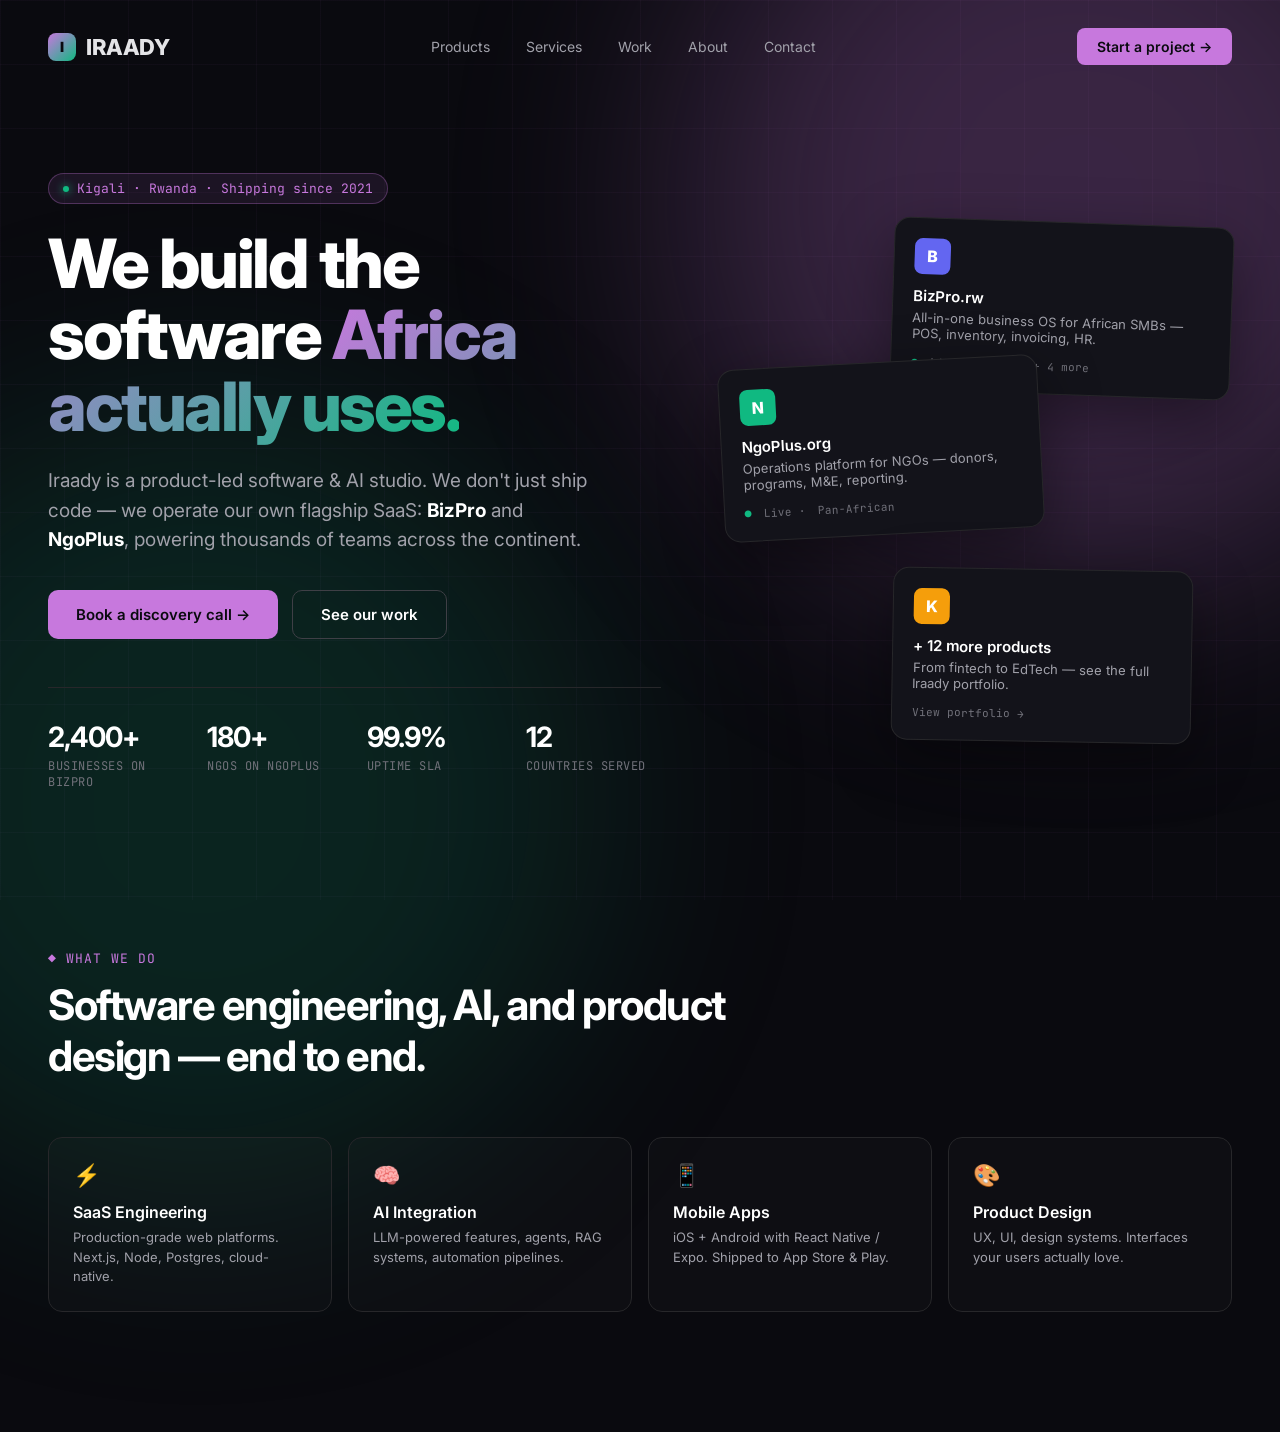
<file: mockup-01-dark.html>
<!DOCTYPE html>
<html lang="en">
<head>
<meta charset="UTF-8">
<title>Iraady — Dark Operator</title>
<link href="https://fonts.googleapis.com/css2?family=Inter:wght@400;500;600;700;800&family=JetBrains+Mono:wght@400;500&display=swap" rel="stylesheet">
<style>
  *{margin:0;padding:0;box-sizing:border-box}
  body{font-family:'Inter',sans-serif;background:#0A0A0F;color:#E4E4E7;min-height:100vh;overflow-x:hidden}
  .bg-grid{position:fixed;inset:0;background-image:linear-gradient(rgba(199,120,221,.04) 1px,transparent 1px),linear-gradient(90deg,rgba(199,120,221,.04) 1px,transparent 1px);background-size:64px 64px;pointer-events:none;z-index:0}
  .glow{position:fixed;width:800px;height:800px;border-radius:50%;filter:blur(120px);opacity:.25;z-index:0;pointer-events:none}
  .glow-1{background:#C778DD;top:-200px;right:-200px}
  .glow-2{background:#10B981;bottom:-300px;left:-200px;opacity:.15}
  .container{max-width:1400px;margin:0 auto;padding:0 48px;position:relative;z-index:1}
  nav{display:flex;justify-content:space-between;align-items:center;padding:28px 0}
  .logo{display:flex;align-items:center;gap:10px;font-weight:800;font-size:22px;letter-spacing:-.5px}
  .logo-mark{width:28px;height:28px;background:linear-gradient(135deg,#C778DD,#10B981);border-radius:8px;display:flex;align-items:center;justify-content:center;font-size:14px;color:#0A0A0F;font-weight:900}
  .nav-links{display:flex;gap:36px;font-size:14px;color:#A1A1AA}
  .nav-links a{color:inherit;text-decoration:none;transition:color .2s}
  .nav-links a:hover{color:#fff}
  .nav-cta{padding:10px 20px;background:#C778DD;color:#0A0A0F;border-radius:8px;font-weight:600;font-size:14px;text-decoration:none}
  .hero{padding:80px 0 60px;display:grid;grid-template-columns:1.2fr 1fr;gap:60px;align-items:center}
  .badge{display:inline-flex;align-items:center;gap:8px;padding:6px 14px;background:rgba(199,120,221,.1);border:1px solid rgba(199,120,221,.3);border-radius:100px;font-size:13px;color:#C778DD;margin-bottom:24px;font-family:'JetBrains Mono',monospace}
  .badge-dot{width:6px;height:6px;background:#10B981;border-radius:50%;box-shadow:0 0 8px #10B981}
  h1{font-size:68px;line-height:1.05;font-weight:800;letter-spacing:-2.5px;margin-bottom:24px;color:#fff}
  h1 em{font-style:normal;background:linear-gradient(135deg,#C778DD,#10B981);-webkit-background-clip:text;-webkit-text-fill-color:transparent}
  .sub{font-size:19px;line-height:1.55;color:#A1A1AA;max-width:560px;margin-bottom:36px}
  .ctas{display:flex;gap:14px;margin-bottom:48px}
  .btn{padding:14px 28px;border-radius:10px;font-weight:600;font-size:15px;text-decoration:none;display:inline-flex;align-items:center;gap:8px;transition:transform .2s}
  .btn:hover{transform:translateY(-2px)}
  .btn-primary{background:#C778DD;color:#0A0A0F}
  .btn-ghost{background:transparent;color:#fff;border:1px solid #3F3F46}
  .metrics{display:grid;grid-template-columns:repeat(4,1fr);gap:24px;padding-top:32px;border-top:1px solid #27272A}
  .metric-num{font-size:28px;font-weight:700;color:#fff;letter-spacing:-1px}
  .metric-label{font-size:12px;color:#71717A;text-transform:uppercase;letter-spacing:.5px;margin-top:4px;font-family:'JetBrains Mono',monospace}
  .product-stack{position:relative;height:520px}
  .product-card{position:absolute;background:#13131A;border:1px solid #27272A;border-radius:16px;padding:20px;box-shadow:0 20px 60px rgba(0,0,0,.4)}
  .pc-1{top:0;right:0;width:340px;transform:rotate(2deg)}
  .pc-2{top:140px;left:0;width:320px;transform:rotate(-3deg)}
  .pc-3{bottom:0;right:40px;width:300px;transform:rotate(1deg)}
  .pc-logo{width:36px;height:36px;border-radius:8px;display:flex;align-items:center;justify-content:center;font-weight:800;font-size:16px;margin-bottom:12px}
  .bizpro-logo{background:#6366F1;color:#fff}
  .ngo-logo{background:#10B981;color:#fff}
  .kimuse-logo{background:#F59E0B;color:#fff}
  .pc-title{font-weight:600;color:#fff;margin-bottom:4px;font-size:15px}
  .pc-desc{font-size:13px;color:#A1A1AA;margin-bottom:14px}
  .pc-meta{display:flex;gap:12px;font-size:11px;color:#71717A;font-family:'JetBrains Mono',monospace}
  .pc-dot{color:#10B981}
  .section-products{padding:100px 0 40px}
  .section-label{font-family:'JetBrains Mono',monospace;color:#C778DD;font-size:13px;letter-spacing:1px;text-transform:uppercase;margin-bottom:12px}
  h2{font-size:42px;font-weight:700;letter-spacing:-1.5px;color:#fff;margin-bottom:56px;max-width:700px}
  .services{display:grid;grid-template-columns:repeat(4,1fr);gap:16px;margin-bottom:80px}
  .service{padding:24px;border:1px solid #27272A;border-radius:14px;background:rgba(255,255,255,.02)}
  .service-icon{font-size:22px;margin-bottom:14px}
  .service h3{font-size:16px;color:#fff;margin-bottom:6px;font-weight:600}
  .service p{font-size:13px;color:#A1A1AA;line-height:1.5}
</style>
</head>
<body>
<div class="bg-grid"></div>
<div class="glow glow-1"></div>
<div class="glow glow-2"></div>
<div class="container">
  <nav>
    <div class="logo"><div class="logo-mark">I</div>IRAADY</div>
    <div class="nav-links">
      <a>Products</a><a>Services</a><a>Work</a><a>About</a><a>Contact</a>
    </div>
    <a class="nav-cta" href="#">Start a project →</a>
  </nav>

  <section class="hero">
    <div>
      <div class="badge"><span class="badge-dot"></span> Kigali · Rwanda · Shipping since 2021</div>
      <h1>We build the software <em>Africa actually uses.</em></h1>
      <p class="sub">Iraady is a product-led software & AI studio. We don't just ship code — we operate our own flagship SaaS: <strong style="color:#fff">BizPro</strong> and <strong style="color:#fff">NgoPlus</strong>, powering thousands of teams across the continent.</p>
      <div class="ctas">
        <a class="btn btn-primary" href="#">Book a discovery call →</a>
        <a class="btn btn-ghost" href="#">See our work</a>
      </div>
      <div class="metrics">
        <div><div class="metric-num">2,400+</div><div class="metric-label">Businesses on BizPro</div></div>
        <div><div class="metric-num">180+</div><div class="metric-label">NGOs on NgoPlus</div></div>
        <div><div class="metric-num">99.9%</div><div class="metric-label">Uptime SLA</div></div>
        <div><div class="metric-num">12</div><div class="metric-label">Countries served</div></div>
      </div>
    </div>
    <div class="product-stack">
      <div class="product-card pc-1">
        <div class="pc-logo bizpro-logo">B</div>
        <div class="pc-title">BizPro.rw</div>
        <div class="pc-desc">All-in-one business OS for African SMBs — POS, inventory, invoicing, HR.</div>
        <div class="pc-meta"><span class="pc-dot">●</span> Live · <span>Rwanda + 4 more</span></div>
      </div>
      <div class="product-card pc-2">
        <div class="pc-logo ngo-logo">N</div>
        <div class="pc-title">NgoPlus.org</div>
        <div class="pc-desc">Operations platform for NGOs — donors, programs, M&E, reporting.</div>
        <div class="pc-meta"><span class="pc-dot">●</span> Live · <span>Pan-African</span></div>
      </div>
      <div class="product-card pc-3">
        <div class="pc-logo kimuse-logo">K</div>
        <div class="pc-title">+ 12 more products</div>
        <div class="pc-desc">From fintech to EdTech — see the full Iraady portfolio.</div>
        <div class="pc-meta"><span>View portfolio →</span></div>
      </div>
    </div>
  </section>

  <section class="section-products">
    <div class="section-label">◆ What we do</div>
    <h2>Software engineering, AI, and product design — end to end.</h2>
    <div class="services">
      <div class="service"><div class="service-icon">⚡</div><h3>SaaS Engineering</h3><p>Production-grade web platforms. Next.js, Node, Postgres, cloud-native.</p></div>
      <div class="service"><div class="service-icon">🧠</div><h3>AI Integration</h3><p>LLM-powered features, agents, RAG systems, automation pipelines.</p></div>
      <div class="service"><div class="service-icon">📱</div><h3>Mobile Apps</h3><p>iOS + Android with React Native / Expo. Shipped to App Store & Play.</p></div>
      <div class="service"><div class="service-icon">🎨</div><h3>Product Design</h3><p>UX, UI, design systems. Interfaces your users actually love.</p></div>
    </div>
  </section>
</div>
</body>
</html>
</file>
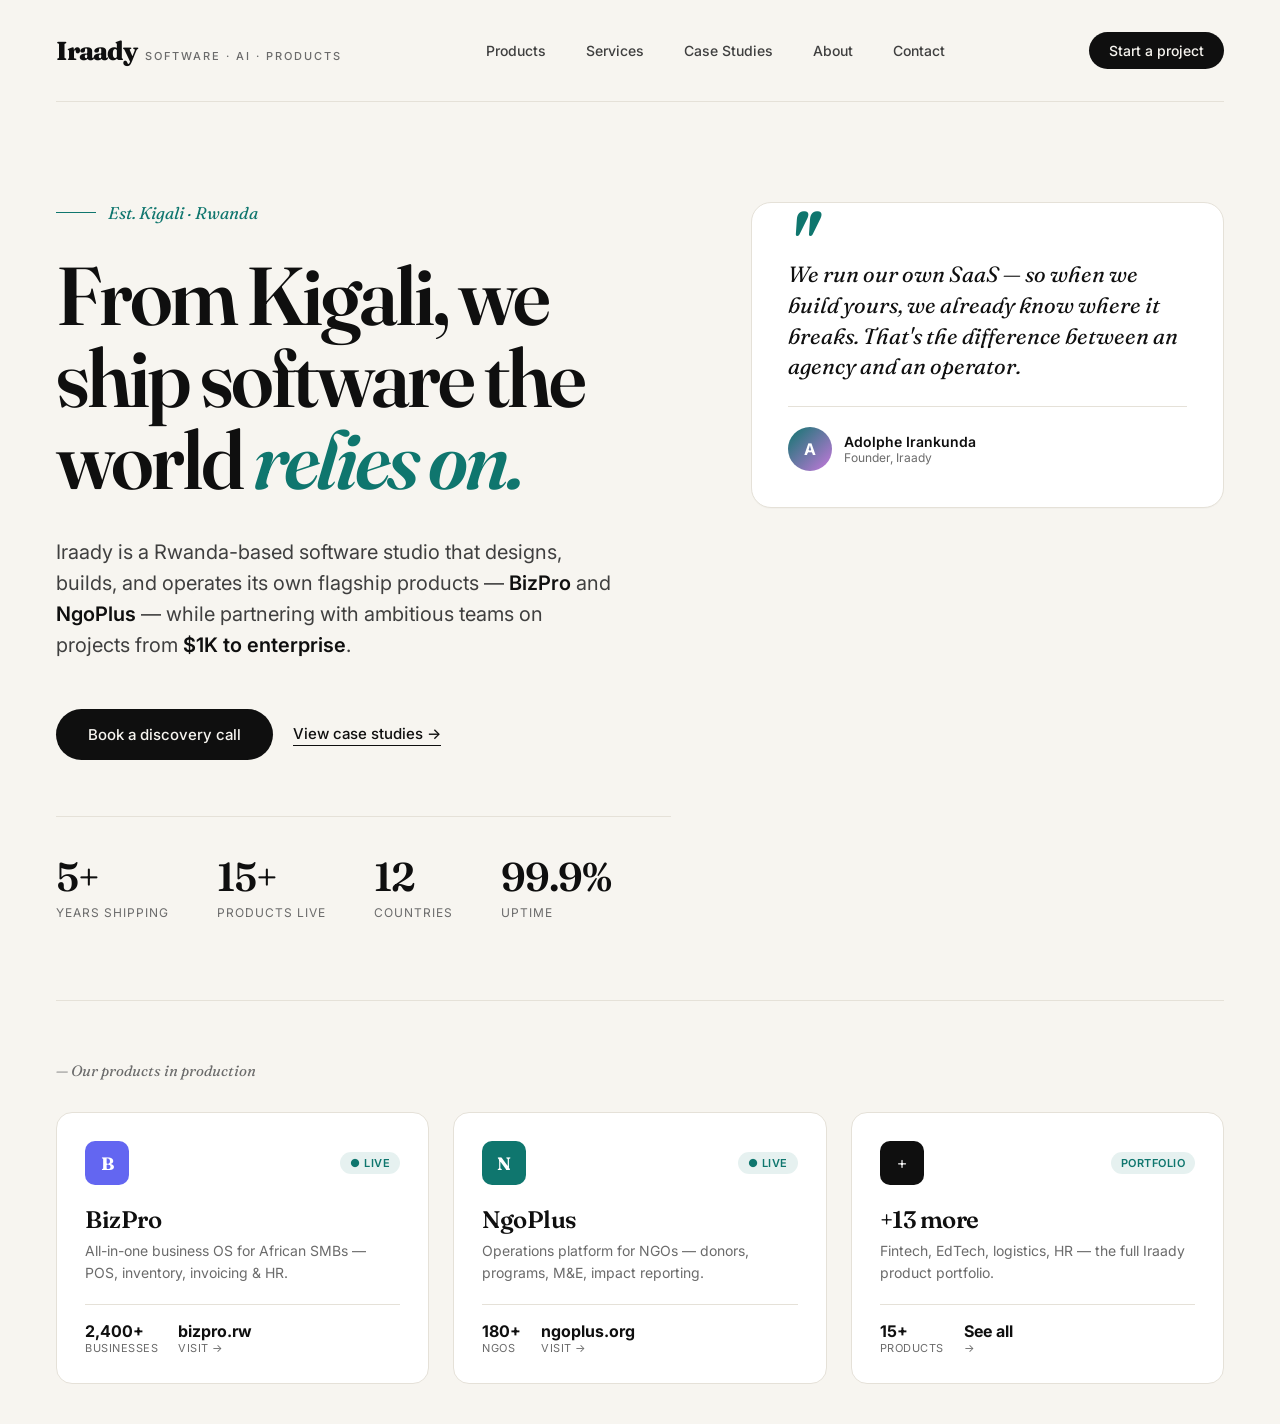
<file: mockup-02-editorial.html>
<!DOCTYPE html>
<html lang="en">
<head>
<meta charset="UTF-8">
<title>Iraady — Editorial</title>
<link href="https://fonts.googleapis.com/css2?family=Fraunces:opsz,wght@9..144,400;9..144,600;9..144,800&family=Inter:wght@400;500;600;700&display=swap" rel="stylesheet">
<style>
  *{margin:0;padding:0;box-sizing:border-box}
  body{font-family:'Inter',sans-serif;background:#F7F5F0;color:#1A1A1A;min-height:100vh}
  .container{max-width:1400px;margin:0 auto;padding:0 56px}
  nav{display:flex;justify-content:space-between;align-items:center;padding:32px 0;border-bottom:1px solid #E5E1D8}
  .logo{display:flex;align-items:baseline;gap:8px}
  .logo-name{font-family:'Fraunces',serif;font-weight:800;font-size:26px;letter-spacing:-1px;color:#0F0F0F}
  .logo-tag{font-size:11px;color:#6B6B6B;letter-spacing:2px;text-transform:uppercase;font-weight:500}
  .nav-links{display:flex;gap:40px;font-size:14px;color:#3F3F3F;font-weight:500}
  .nav-links a{color:inherit;text-decoration:none}
  .nav-cta{padding:10px 20px;background:#0F0F0F;color:#F7F5F0;border-radius:100px;font-weight:500;font-size:14px;text-decoration:none}
  .hero{padding:100px 0 80px;display:grid;grid-template-columns:1.3fr 1fr;gap:80px;align-items:start}
  .eyebrow{font-family:'Fraunces',serif;font-style:italic;color:#0F766E;font-size:17px;margin-bottom:32px;display:flex;align-items:center;gap:12px}
  .eyebrow::before{content:'';width:40px;height:1px;background:#0F766E}
  h1{font-family:'Fraunces',serif;font-size:82px;line-height:1;font-weight:600;letter-spacing:-3px;margin-bottom:36px;color:#0F0F0F}
  h1 em{font-style:italic;color:#0F766E}
  .sub{font-size:20px;line-height:1.55;color:#3F3F3F;max-width:560px;margin-bottom:48px;font-weight:400}
  .sub strong{color:#0F0F0F;font-weight:600}
  .ctas{display:flex;gap:20px;align-items:center;margin-bottom:56px}
  .btn-primary{padding:16px 32px;background:#0F0F0F;color:#F7F5F0;border-radius:100px;font-weight:500;font-size:15px;text-decoration:none}
  .btn-text{color:#0F0F0F;font-weight:500;font-size:15px;text-decoration:none;border-bottom:1px solid #0F0F0F;padding-bottom:2px}
  .signals{display:flex;gap:48px;padding-top:40px;border-top:1px solid #E5E1D8}
  .signal-num{font-family:'Fraunces',serif;font-size:40px;font-weight:600;color:#0F0F0F;letter-spacing:-1px;line-height:1}
  .signal-label{font-size:12px;color:#6B6B6B;text-transform:uppercase;letter-spacing:1px;margin-top:8px}
  .side-card{background:#fff;border:1px solid #E5E1D8;border-radius:20px;padding:36px;box-shadow:0 1px 0 rgba(0,0,0,.02)}
  .quote{font-family:'Fraunces',serif;font-size:22px;line-height:1.4;color:#0F0F0F;font-style:italic;margin-bottom:24px}
  .quote::before{content:'"';font-size:64px;color:#0F766E;line-height:0;display:block;margin-bottom:20px;font-weight:800}
  .quote-author{display:flex;align-items:center;gap:12px;padding-top:20px;border-top:1px solid #E5E1D8}
  .qa-avatar{width:44px;height:44px;border-radius:50%;background:linear-gradient(135deg,#0F766E,#C778DD);display:flex;align-items:center;justify-content:center;color:#fff;font-weight:700}
  .qa-name{font-weight:600;font-size:14px;color:#0F0F0F}
  .qa-title{font-size:12px;color:#6B6B6B}
  .products-strip{padding:60px 0 40px;border-top:1px solid #E5E1D8}
  .strip-label{font-family:'Fraunces',serif;font-style:italic;color:#6B6B6B;font-size:15px;margin-bottom:32px}
  .products-grid{display:grid;grid-template-columns:repeat(3,1fr);gap:24px}
  .product{background:#fff;border:1px solid #E5E1D8;border-radius:16px;padding:28px;transition:transform .3s}
  .product:hover{transform:translateY(-4px)}
  .p-head{display:flex;justify-content:space-between;align-items:center;margin-bottom:20px}
  .p-logo{width:44px;height:44px;border-radius:10px;display:flex;align-items:center;justify-content:center;font-weight:700;font-size:18px;color:#fff;font-family:'Fraunces',serif}
  .p-live{font-size:11px;color:#0F766E;background:rgba(15,118,110,.1);padding:4px 10px;border-radius:100px;font-weight:600;letter-spacing:.5px}
  .p-name{font-family:'Fraunces',serif;font-size:24px;font-weight:600;color:#0F0F0F;margin-bottom:6px;letter-spacing:-.5px}
  .p-desc{font-size:14px;color:#6B6B6B;line-height:1.55;margin-bottom:20px;min-height:44px}
  .p-stats{display:flex;gap:20px;padding-top:16px;border-top:1px solid #E5E1D8}
  .p-stat-num{font-weight:700;color:#0F0F0F;font-size:16px}
  .p-stat-lbl{font-size:11px;color:#6B6B6B;text-transform:uppercase;letter-spacing:.5px}
</style>
</head>
<body>
<div class="container">
  <nav>
    <div class="logo">
      <span class="logo-name">Iraady</span>
      <span class="logo-tag">Software · AI · Products</span>
    </div>
    <div class="nav-links"><a>Products</a><a>Services</a><a>Case Studies</a><a>About</a><a>Contact</a></div>
    <a class="nav-cta" href="#">Start a project</a>
  </nav>

  <section class="hero">
    <div>
      <div class="eyebrow">Est. Kigali · Rwanda</div>
      <h1>From Kigali, we ship software the world <em>relies on.</em></h1>
      <p class="sub">Iraady is a Rwanda-based software studio that designs, builds, and operates its own flagship products — <strong>BizPro</strong> and <strong>NgoPlus</strong> — while partnering with ambitious teams on projects from <strong>$1K to enterprise</strong>.</p>
      <div class="ctas">
        <a class="btn-primary" href="#">Book a discovery call</a>
        <a class="btn-text" href="#">View case studies →</a>
      </div>
      <div class="signals">
        <div><div class="signal-num">5+</div><div class="signal-label">Years shipping</div></div>
        <div><div class="signal-num">15+</div><div class="signal-label">Products live</div></div>
        <div><div class="signal-num">12</div><div class="signal-label">Countries</div></div>
        <div><div class="signal-num">99.9%</div><div class="signal-label">Uptime</div></div>
      </div>
    </div>
    <div class="side-card">
      <div class="quote">We run our own SaaS — so when we build yours, we already know where it breaks. That's the difference between an agency and an operator.</div>
      <div class="quote-author">
        <div class="qa-avatar">A</div>
        <div>
          <div class="qa-name">Adolphe Irankunda</div>
          <div class="qa-title">Founder, Iraady</div>
        </div>
      </div>
    </div>
  </section>

  <section class="products-strip">
    <div class="strip-label">— Our products in production</div>
    <div class="products-grid">
      <div class="product">
        <div class="p-head"><div class="p-logo" style="background:#6366F1">B</div><div class="p-live">● LIVE</div></div>
        <div class="p-name">BizPro</div>
        <div class="p-desc">All-in-one business OS for African SMBs — POS, inventory, invoicing & HR.</div>
        <div class="p-stats"><div><div class="p-stat-num">2,400+</div><div class="p-stat-lbl">Businesses</div></div><div><div class="p-stat-num">bizpro.rw</div><div class="p-stat-lbl">Visit →</div></div></div>
      </div>
      <div class="product">
        <div class="p-head"><div class="p-logo" style="background:#0F766E">N</div><div class="p-live">● LIVE</div></div>
        <div class="p-name">NgoPlus</div>
        <div class="p-desc">Operations platform for NGOs — donors, programs, M&E, impact reporting.</div>
        <div class="p-stats"><div><div class="p-stat-num">180+</div><div class="p-stat-lbl">NGOs</div></div><div><div class="p-stat-num">ngoplus.org</div><div class="p-stat-lbl">Visit →</div></div></div>
      </div>
      <div class="product">
        <div class="p-head"><div class="p-logo" style="background:#0F0F0F">+</div><div class="p-live">PORTFOLIO</div></div>
        <div class="p-name">+13 more</div>
        <div class="p-desc">Fintech, EdTech, logistics, HR — the full Iraady product portfolio.</div>
        <div class="p-stats"><div><div class="p-stat-num">15+</div><div class="p-stat-lbl">Products</div></div><div><div class="p-stat-num">See all</div><div class="p-stat-lbl">→</div></div></div>
      </div>
    </div>
  </section>
</div>
</body>
</html>
</file>
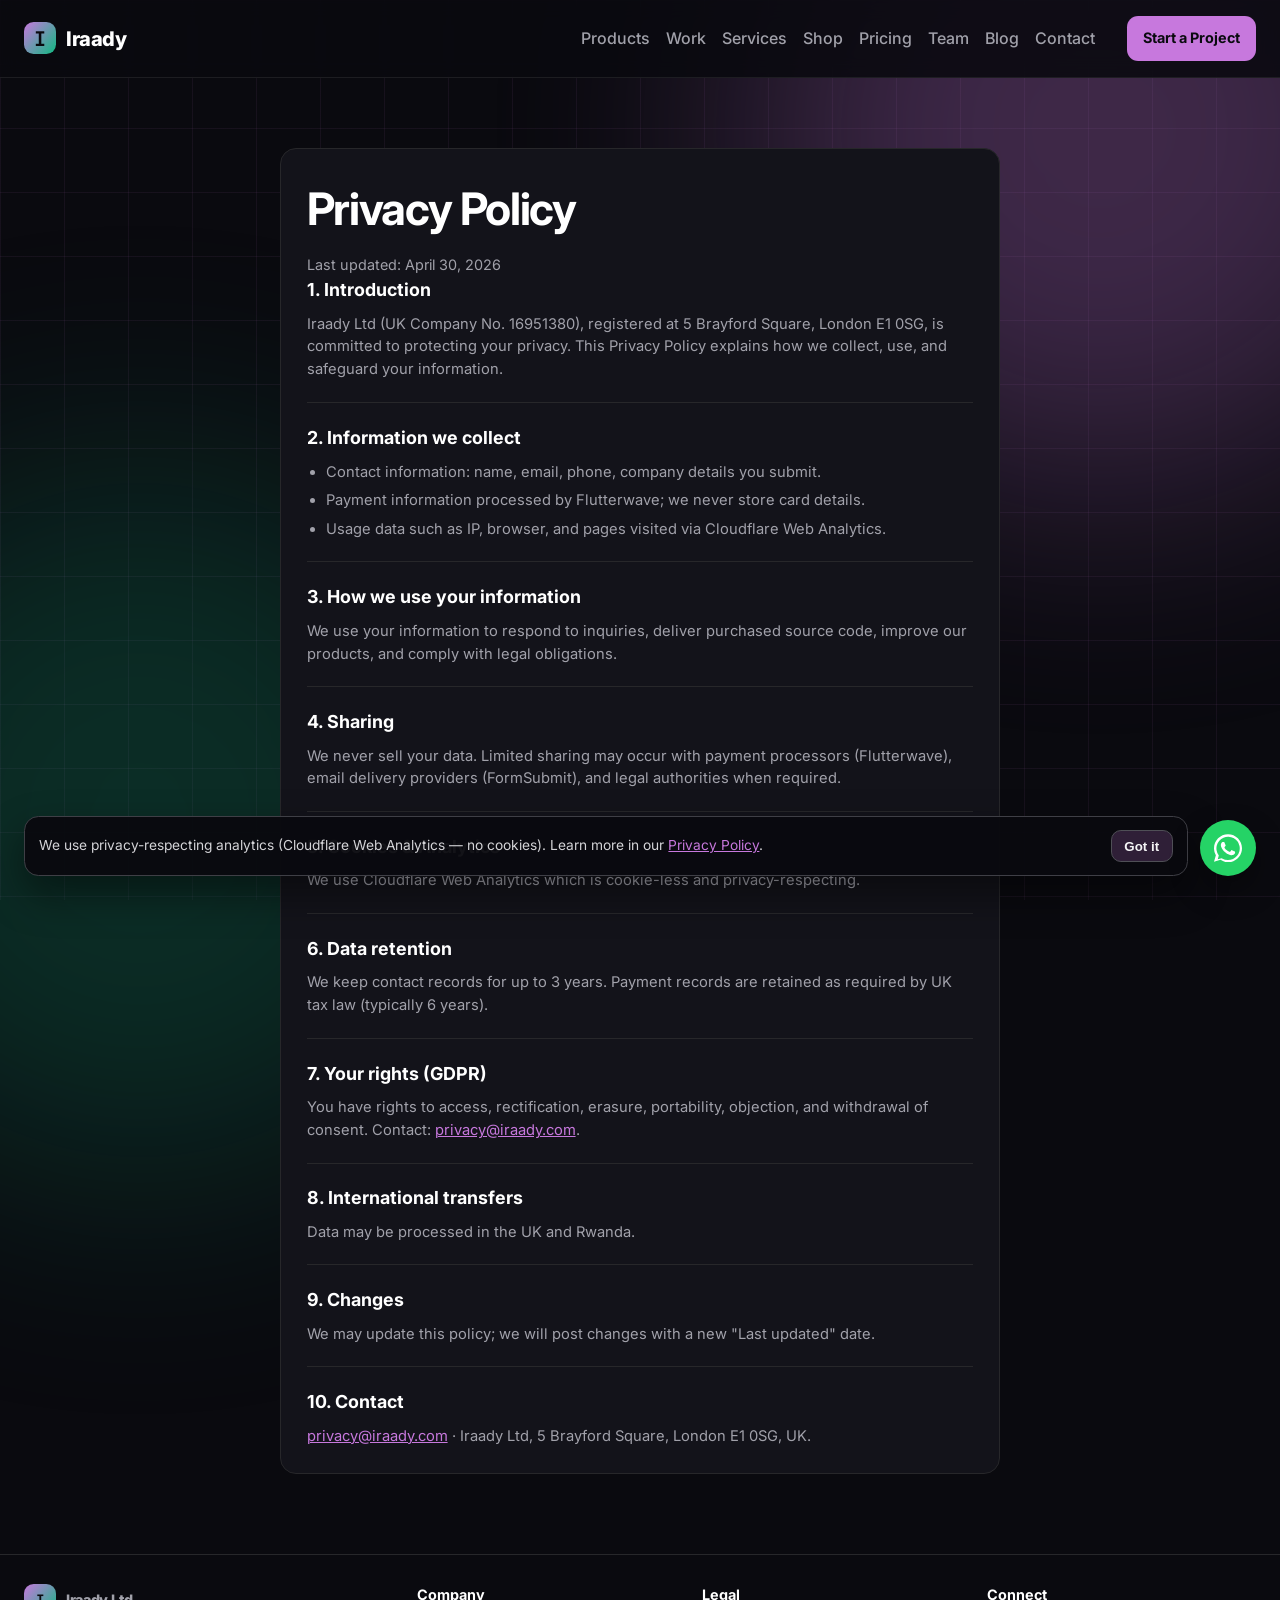
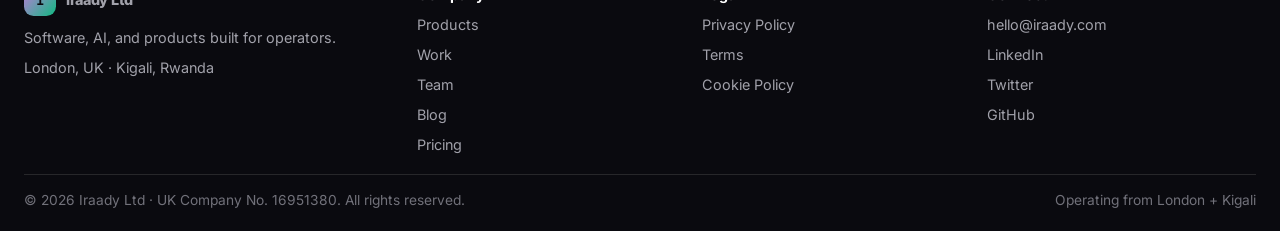
<file: site-a-dark/privacy.html>
<!DOCTYPE html>
<html lang="en">
<head>
  <meta charset="UTF-8" />
  <meta name="viewport" content="width=device-width, initial-scale=1.0" />
  <title>Iraady Ltd Privacy Policy</title>
  <meta name="description" content="Privacy Policy for Iraady Ltd (UK Company No. 16951380)." />
  <link rel="canonical" href="https://iraady.com/privacy.html" />
  <meta property="og:title" content="Iraady Ltd Privacy Policy" />
  <meta property="og:description" content="Read the Privacy Policy for Iraady Ltd (UK Company No. 16951380)." />
  <meta property="og:type" content="website" />
  <meta property="og:url" content="https://iraady.com/privacy.html" />
  <meta property="og:site_name" content="Iraady Ltd" />
  <meta property="og:image" content="https://iraady.com/social-card.svg" />
  <meta name="twitter:card" content="summary_large_image" />
  <meta name="twitter:title" content="Iraady Ltd Privacy Policy" />
  <meta name="twitter:description" content="Read the Privacy Policy for Iraady Ltd (UK Company No. 16951380)." />
  <meta name="twitter:image" content="https://iraady.com/social-card.svg" />
  <meta name="theme-color" content="#0a0a0f" />
  <link rel="icon" type="image/svg+xml" href="/favicon.svg" />
  <link rel="apple-touch-icon" href="/apple-touch-icon.svg" />
  <link rel="preconnect" href="https://fonts.googleapis.com" />
  <link rel="preconnect" href="https://fonts.gstatic.com" crossorigin />
  <link href="https://fonts.googleapis.com/css2?family=Inter:wght@400;500;600;700;800&family=JetBrains+Mono:wght@400;500&display=swap" rel="stylesheet" />
  <link rel="stylesheet" href="styles.css" />
  <script type="application/ld+json">
    {
      "@context": "https://schema.org",
      "@type": "BreadcrumbList",
      "itemListElement": [
        {
          "@type": "ListItem",
          "position": 1,
          "name": "Home",
          "item": "https://iraady.com/"
        },
        {
          "@type": "ListItem",
          "position": 2,
          "name": "Privacy Policy",
          "item": "https://iraady.com/privacy.html"
        }
      ]
    }
  </script>
</head>
<body>
  <div class="bg-grid" aria-hidden="true"></div>
  <div class="bg-glow bg-glow-violet" aria-hidden="true"></div>
  <div class="bg-glow bg-glow-emerald" aria-hidden="true"></div>

  <header class="site-header" id="top">
    <div class="container">
      <nav class="site-nav" aria-label="Main navigation">
        <a class="brand" href="index.html#top" aria-label="Iraady home">
          <span class="brand-mark" aria-hidden="true">I</span>
          <span class="brand-text">Iraady</span>
        </a>
        <button class="nav-toggle" type="button" aria-expanded="false" aria-controls="nav-links">Menu</button>
        <div class="nav-links" id="nav-links">
          <a href="index.html#products">Products</a>
          <a href="index.html#work">Work</a>
          <a href="index.html#services">Services</a>
          <a href="index.html#shop">Shop</a>
          <a href="index.html#pricing">Pricing</a>
          <a href="index.html#team">Team</a>
          <a href="index.html#blog">Blog</a>
          <a href="index.html#contact">Contact</a>
        </div>
        <a class="nav-cta" href="index.html#contact">Start a Project</a>
      </nav>
    </div>
  </header>

  <main class="policy-main">
    <div class="container">
      <article class="policy-article">
        <header class="policy-header">
          <h1>Privacy Policy</h1>
          <p class="policy-date">Last updated: April 30, 2026</p>
        </header>

        <section class="policy-section">
          <h2>1. Introduction</h2>
          <p>Iraady Ltd (UK Company No. 16951380), registered at 5 Brayford Square, London E1 0SG, is committed to protecting your privacy. This Privacy Policy explains how we collect, use, and safeguard your information.</p>
        </section>

        <section class="policy-section">
          <h2>2. Information we collect</h2>
          <ul>
            <li>Contact information: name, email, phone, company details you submit.</li>
            <li>Payment information processed by Flutterwave; we never store card details.</li>
            <li>Usage data such as IP, browser, and pages visited via Cloudflare Web Analytics.</li>
          </ul>
        </section>

        <section class="policy-section">
          <h2>3. How we use your information</h2>
          <p>We use your information to respond to inquiries, deliver purchased source code, improve our products, and comply with legal obligations.</p>
        </section>

        <section class="policy-section">
          <h2>4. Sharing</h2>
          <p>We never sell your data. Limited sharing may occur with payment processors (Flutterwave), email delivery providers (FormSubmit), and legal authorities when required.</p>
        </section>

        <section class="policy-section" id="cookies">
          <h2>5. Cookies &amp; Analytics</h2>
          <p>We use Cloudflare Web Analytics which is cookie-less and privacy-respecting.</p>
        </section>

        <section class="policy-section">
          <h2>6. Data retention</h2>
          <p>We keep contact records for up to 3 years. Payment records are retained as required by UK tax law (typically 6 years).</p>
        </section>

        <section class="policy-section">
          <h2>7. Your rights (GDPR)</h2>
          <p>You have rights to access, rectification, erasure, portability, objection, and withdrawal of consent. Contact: <a href="mailto:privacy@iraady.com">privacy@iraady.com</a>.</p>
        </section>

        <section class="policy-section">
          <h2>8. International transfers</h2>
          <p>Data may be processed in the UK and Rwanda.</p>
        </section>

        <section class="policy-section">
          <h2>9. Changes</h2>
          <p>We may update this policy; we will post changes with a new "Last updated" date.</p>
        </section>

        <section class="policy-section">
          <h2>10. Contact</h2>
          <p><a href="mailto:privacy@iraady.com">privacy@iraady.com</a> · Iraady Ltd, 5 Brayford Square, London E1 0SG, UK.</p>
        </section>
      </article>
    </div>
  </main>

  <footer class="site-footer">
    <div class="container footer-grid">
      <div class="footer-col footer-brand">
        <a class="brand" href="index.html#top" aria-label="Iraady home">
          <span class="brand-mark" aria-hidden="true">I</span>
          <span class="brand-text">Iraady Ltd</span>
        </a>
        <p class="footer-tagline">Software, AI, and products built for operators.</p>
        <p class="footer-location">London, UK · Kigali, Rwanda</p>
      </div>
      <div class="footer-col">
        <h3>Company</h3>
        <a href="index.html#products">Products</a>
        <a href="index.html#work">Work</a>
        <a href="index.html#team">Team</a>
        <a href="index.html#blog">Blog</a>
        <a href="index.html#pricing">Pricing</a>
      </div>
      <div class="footer-col">
        <h3>Legal</h3>
        <a href="privacy.html">Privacy Policy</a>
        <a href="terms.html">Terms</a>
        <a href="privacy.html#cookies">Cookie Policy</a>
      </div>
      <div class="footer-col">
        <h3>Connect</h3>
        <a href="mailto:hello@iraady.com">hello@iraady.com</a>
        <a href="#">LinkedIn</a>
        <a href="#">Twitter</a>
        <a href="#">GitHub</a>
      </div>
    </div>
    <div class="container footer-bottom">
      <p>© 2026 Iraady Ltd · UK Company No. 16951380. All rights reserved.</p>
      <p>Operating from London + Kigali</p>
    </div>
  </footer>

  <div class="cookie-banner" id="cookie-banner" hidden>
    <p>We use privacy-respecting analytics (Cloudflare Web Analytics — no cookies). Learn more in our <a href="privacy.html">Privacy Policy</a>.</p>
    <button type="button" id="cookie-ack">Got it</button>
  </div>

  <a class="whatsapp-float" href="https://wa.me/250787171273?text=Hi%20Iraady%20Ltd%2C%20I%27m%20interested%20in%20your%20services." target="_blank" rel="noopener noreferrer" aria-label="Chat on WhatsApp">
    <svg viewBox="0 0 32 32" fill="white" width="28" height="28"><path d="M16 .396C7.164.396 0 7.56 0 16.396c0 2.887.788 5.587 2.154 7.918L.02 31.604l7.43-2.118A15.93 15.93 0 0 0 16 32.396c8.836 0 16-7.164 16-16s-7.164-16-16-16zm0 29.334a13.33 13.33 0 0 1-6.77-1.84l-.486-.286-4.42 1.26 1.17-4.316-.318-.498A13.33 13.33 0 1 1 16 29.73zm7.33-9.9c-.4-.2-2.37-1.17-2.74-1.3-.37-.14-.64-.2-.9.2-.27.4-1.03 1.3-1.27 1.56-.23.27-.47.3-.87.1-.4-.2-1.7-.63-3.24-2.01-1.2-1.07-2.01-2.4-2.25-2.8-.23-.4-.03-.62.18-.82.18-.18.4-.47.6-.7.2-.23.27-.4.4-.67.13-.27.07-.5-.03-.7-.1-.2-.9-2.17-1.23-2.97-.32-.78-.65-.67-.9-.68l-.77-.02c-.27 0-.7.1-1.07.5-.37.4-1.4 1.37-1.4 3.34 0 1.97 1.43 3.87 1.63 4.14.2.27 2.83 4.33 6.87 6.07.96.42 1.7.67 2.28.86.96.3 1.83.26 2.52.16.77-.12 2.37-.97 2.7-1.9.33-.94.33-1.74.23-1.9-.1-.17-.37-.27-.77-.47z"/></svg>
  </a>

  <script>
    (function () {
      const toggle = document.querySelector(".nav-toggle");
      const links = document.getElementById("nav-links");
      if (toggle && links) {
        toggle.addEventListener("click", function () {
          const expanded = toggle.getAttribute("aria-expanded") === "true";
          toggle.setAttribute("aria-expanded", String(!expanded));
          links.classList.toggle("open", !expanded);
        });

        links.addEventListener("click", function (event) {
          if (event.target instanceof HTMLAnchorElement) {
            toggle.setAttribute("aria-expanded", "false");
            links.classList.remove("open");
          }
        });
      }

      const banner = document.getElementById("cookie-banner");
      const acknowledge = document.getElementById("cookie-ack");
      if (!banner || !acknowledge) {
        return;
      }

      let isAcknowledged = false;
      try {
        isAcknowledged = window.localStorage.getItem("iraady_cookie_ack") === "1";
      } catch (error) {
        isAcknowledged = false;
      }

      if (!isAcknowledged) {
        banner.hidden = false;
      }

      acknowledge.addEventListener("click", function () {
        try {
          window.localStorage.setItem("iraady_cookie_ack", "1");
        } catch (error) {
          // Ignore storage write failures and still dismiss the banner.
        }
        banner.hidden = true;
      });
    })();
  </script>
  <!-- Google Analytics 4 (disabled until GA_ID is set) -->
  <!-- Cloudflare Web Analytics -->
  <script defer src='https://static.cloudflareinsights.com/beacon.min.js' data-cf-beacon='{"token": "0d6bab85f31c439b84964dfa6a7d2fe4"}'></script>
</body>
</html>
</file>
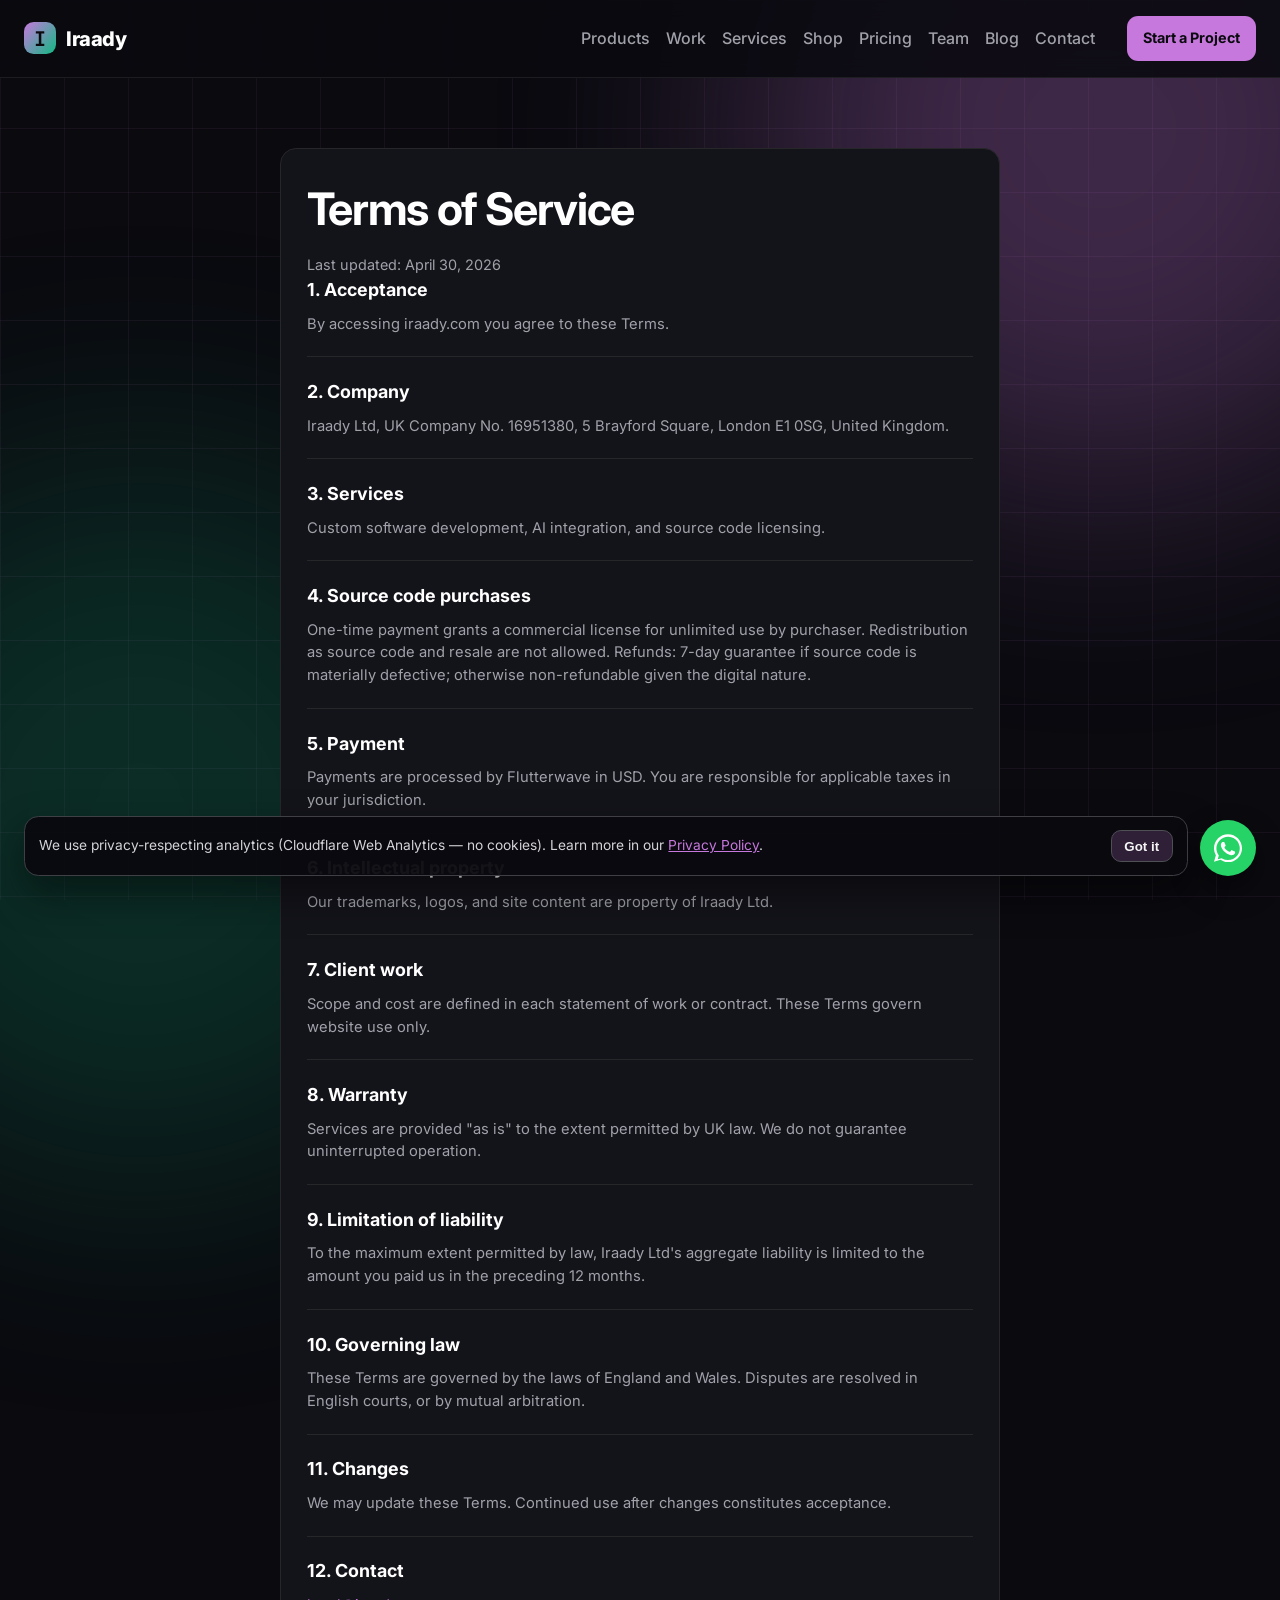
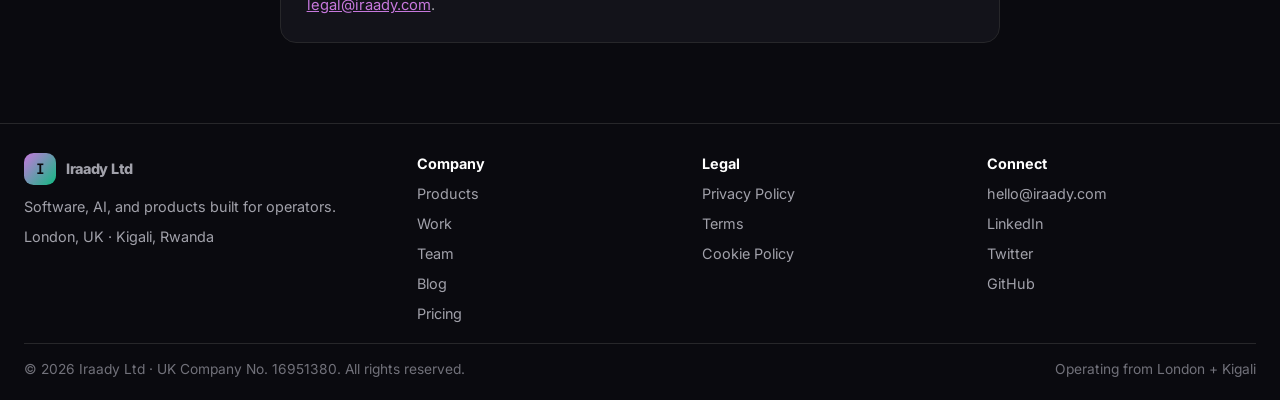
<file: site-a-dark/terms.html>
<!DOCTYPE html>
<html lang="en">
<head>
  <meta charset="UTF-8" />
  <meta name="viewport" content="width=device-width, initial-scale=1.0" />
  <title>Iraady Ltd Terms of Service</title>
  <meta name="description" content="Terms of Service for Iraady Ltd (UK Company No. 16951380)." />
  <link rel="canonical" href="https://iraady.com/terms.html" />
  <meta property="og:title" content="Iraady Ltd Terms of Service" />
  <meta property="og:description" content="Read the Terms of Service for Iraady Ltd (UK Company No. 16951380)." />
  <meta property="og:type" content="website" />
  <meta property="og:url" content="https://iraady.com/terms.html" />
  <meta property="og:site_name" content="Iraady Ltd" />
  <meta property="og:image" content="https://iraady.com/social-card.svg" />
  <meta name="twitter:card" content="summary_large_image" />
  <meta name="twitter:title" content="Iraady Ltd Terms of Service" />
  <meta name="twitter:description" content="Read the Terms of Service for Iraady Ltd (UK Company No. 16951380)." />
  <meta name="twitter:image" content="https://iraady.com/social-card.svg" />
  <meta name="theme-color" content="#0a0a0f" />
  <link rel="icon" type="image/svg+xml" href="/favicon.svg" />
  <link rel="apple-touch-icon" href="/apple-touch-icon.svg" />
  <link rel="preconnect" href="https://fonts.googleapis.com" />
  <link rel="preconnect" href="https://fonts.gstatic.com" crossorigin />
  <link href="https://fonts.googleapis.com/css2?family=Inter:wght@400;500;600;700;800&family=JetBrains+Mono:wght@400;500&display=swap" rel="stylesheet" />
  <link rel="stylesheet" href="styles.css" />
  <script type="application/ld+json">
    {
      "@context": "https://schema.org",
      "@type": "BreadcrumbList",
      "itemListElement": [
        {
          "@type": "ListItem",
          "position": 1,
          "name": "Home",
          "item": "https://iraady.com/"
        },
        {
          "@type": "ListItem",
          "position": 2,
          "name": "Terms of Service",
          "item": "https://iraady.com/terms.html"
        }
      ]
    }
  </script>
</head>
<body>
  <div class="bg-grid" aria-hidden="true"></div>
  <div class="bg-glow bg-glow-violet" aria-hidden="true"></div>
  <div class="bg-glow bg-glow-emerald" aria-hidden="true"></div>

  <header class="site-header" id="top">
    <div class="container">
      <nav class="site-nav" aria-label="Main navigation">
        <a class="brand" href="index.html#top" aria-label="Iraady home">
          <span class="brand-mark" aria-hidden="true">I</span>
          <span class="brand-text">Iraady</span>
        </a>
        <button class="nav-toggle" type="button" aria-expanded="false" aria-controls="nav-links">Menu</button>
        <div class="nav-links" id="nav-links">
          <a href="index.html#products">Products</a>
          <a href="index.html#work">Work</a>
          <a href="index.html#services">Services</a>
          <a href="index.html#shop">Shop</a>
          <a href="index.html#pricing">Pricing</a>
          <a href="index.html#team">Team</a>
          <a href="index.html#blog">Blog</a>
          <a href="index.html#contact">Contact</a>
        </div>
        <a class="nav-cta" href="index.html#contact">Start a Project</a>
      </nav>
    </div>
  </header>

  <main class="policy-main">
    <div class="container">
      <article class="policy-article">
        <header class="policy-header">
          <h1>Terms of Service</h1>
          <p class="policy-date">Last updated: April 30, 2026</p>
        </header>

        <section class="policy-section">
          <h2>1. Acceptance</h2>
          <p>By accessing iraady.com you agree to these Terms.</p>
        </section>

        <section class="policy-section">
          <h2>2. Company</h2>
          <p>Iraady Ltd, UK Company No. 16951380, 5 Brayford Square, London E1 0SG, United Kingdom.</p>
        </section>

        <section class="policy-section">
          <h2>3. Services</h2>
          <p>Custom software development, AI integration, and source code licensing.</p>
        </section>

        <section class="policy-section">
          <h2>4. Source code purchases</h2>
          <p>One-time payment grants a commercial license for unlimited use by purchaser. Redistribution as source code and resale are not allowed. Refunds: 7-day guarantee if source code is materially defective; otherwise non-refundable given the digital nature.</p>
        </section>

        <section class="policy-section">
          <h2>5. Payment</h2>
          <p>Payments are processed by Flutterwave in USD. You are responsible for applicable taxes in your jurisdiction.</p>
        </section>

        <section class="policy-section">
          <h2>6. Intellectual property</h2>
          <p>Our trademarks, logos, and site content are property of Iraady Ltd.</p>
        </section>

        <section class="policy-section">
          <h2>7. Client work</h2>
          <p>Scope and cost are defined in each statement of work or contract. These Terms govern website use only.</p>
        </section>

        <section class="policy-section">
          <h2>8. Warranty</h2>
          <p>Services are provided "as is" to the extent permitted by UK law. We do not guarantee uninterrupted operation.</p>
        </section>

        <section class="policy-section">
          <h2>9. Limitation of liability</h2>
          <p>To the maximum extent permitted by law, Iraady Ltd's aggregate liability is limited to the amount you paid us in the preceding 12 months.</p>
        </section>

        <section class="policy-section">
          <h2>10. Governing law</h2>
          <p>These Terms are governed by the laws of England and Wales. Disputes are resolved in English courts, or by mutual arbitration.</p>
        </section>

        <section class="policy-section">
          <h2>11. Changes</h2>
          <p>We may update these Terms. Continued use after changes constitutes acceptance.</p>
        </section>

        <section class="policy-section">
          <h2>12. Contact</h2>
          <p><a href="mailto:legal@iraady.com">legal@iraady.com</a>.</p>
        </section>
      </article>
    </div>
  </main>

  <footer class="site-footer">
    <div class="container footer-grid">
      <div class="footer-col footer-brand">
        <a class="brand" href="index.html#top" aria-label="Iraady home">
          <span class="brand-mark" aria-hidden="true">I</span>
          <span class="brand-text">Iraady Ltd</span>
        </a>
        <p class="footer-tagline">Software, AI, and products built for operators.</p>
        <p class="footer-location">London, UK · Kigali, Rwanda</p>
      </div>
      <div class="footer-col">
        <h3>Company</h3>
        <a href="index.html#products">Products</a>
        <a href="index.html#work">Work</a>
        <a href="index.html#team">Team</a>
        <a href="index.html#blog">Blog</a>
        <a href="index.html#pricing">Pricing</a>
      </div>
      <div class="footer-col">
        <h3>Legal</h3>
        <a href="privacy.html">Privacy Policy</a>
        <a href="terms.html">Terms</a>
        <a href="privacy.html#cookies">Cookie Policy</a>
      </div>
      <div class="footer-col">
        <h3>Connect</h3>
        <a href="mailto:hello@iraady.com">hello@iraady.com</a>
        <a href="#">LinkedIn</a>
        <a href="#">Twitter</a>
        <a href="#">GitHub</a>
      </div>
    </div>
    <div class="container footer-bottom">
      <p>© 2026 Iraady Ltd · UK Company No. 16951380. All rights reserved.</p>
      <p>Operating from London + Kigali</p>
    </div>
  </footer>

  <div class="cookie-banner" id="cookie-banner" hidden>
    <p>We use privacy-respecting analytics (Cloudflare Web Analytics — no cookies). Learn more in our <a href="privacy.html">Privacy Policy</a>.</p>
    <button type="button" id="cookie-ack">Got it</button>
  </div>

  <a class="whatsapp-float" href="https://wa.me/250787171273?text=Hi%20Iraady%20Ltd%2C%20I%27m%20interested%20in%20your%20services." target="_blank" rel="noopener noreferrer" aria-label="Chat on WhatsApp">
    <svg viewBox="0 0 32 32" fill="white" width="28" height="28"><path d="M16 .396C7.164.396 0 7.56 0 16.396c0 2.887.788 5.587 2.154 7.918L.02 31.604l7.43-2.118A15.93 15.93 0 0 0 16 32.396c8.836 0 16-7.164 16-16s-7.164-16-16-16zm0 29.334a13.33 13.33 0 0 1-6.77-1.84l-.486-.286-4.42 1.26 1.17-4.316-.318-.498A13.33 13.33 0 1 1 16 29.73zm7.33-9.9c-.4-.2-2.37-1.17-2.74-1.3-.37-.14-.64-.2-.9.2-.27.4-1.03 1.3-1.27 1.56-.23.27-.47.3-.87.1-.4-.2-1.7-.63-3.24-2.01-1.2-1.07-2.01-2.4-2.25-2.8-.23-.4-.03-.62.18-.82.18-.18.4-.47.6-.7.2-.23.27-.4.4-.67.13-.27.07-.5-.03-.7-.1-.2-.9-2.17-1.23-2.97-.32-.78-.65-.67-.9-.68l-.77-.02c-.27 0-.7.1-1.07.5-.37.4-1.4 1.37-1.4 3.34 0 1.97 1.43 3.87 1.63 4.14.2.27 2.83 4.33 6.87 6.07.96.42 1.7.67 2.28.86.96.3 1.83.26 2.52.16.77-.12 2.37-.97 2.7-1.9.33-.94.33-1.74.23-1.9-.1-.17-.37-.27-.77-.47z"/></svg>
  </a>

  <script>
    (function () {
      const toggle = document.querySelector(".nav-toggle");
      const links = document.getElementById("nav-links");
      if (toggle && links) {
        toggle.addEventListener("click", function () {
          const expanded = toggle.getAttribute("aria-expanded") === "true";
          toggle.setAttribute("aria-expanded", String(!expanded));
          links.classList.toggle("open", !expanded);
        });

        links.addEventListener("click", function (event) {
          if (event.target instanceof HTMLAnchorElement) {
            toggle.setAttribute("aria-expanded", "false");
            links.classList.remove("open");
          }
        });
      }

      const banner = document.getElementById("cookie-banner");
      const acknowledge = document.getElementById("cookie-ack");
      if (!banner || !acknowledge) {
        return;
      }

      let isAcknowledged = false;
      try {
        isAcknowledged = window.localStorage.getItem("iraady_cookie_ack") === "1";
      } catch (error) {
        isAcknowledged = false;
      }

      if (!isAcknowledged) {
        banner.hidden = false;
      }

      acknowledge.addEventListener("click", function () {
        try {
          window.localStorage.setItem("iraady_cookie_ack", "1");
        } catch (error) {
          // Ignore storage write failures and still dismiss the banner.
        }
        banner.hidden = true;
      });
    })();
  </script>
  <!-- Google Analytics 4 (disabled until GA_ID is set) -->
  <!-- Cloudflare Web Analytics -->
  <script defer src='https://static.cloudflareinsights.com/beacon.min.js' data-cf-beacon='{"token": "0d6bab85f31c439b84964dfa6a7d2fe4"}'></script>
</body>
</html>
</file>
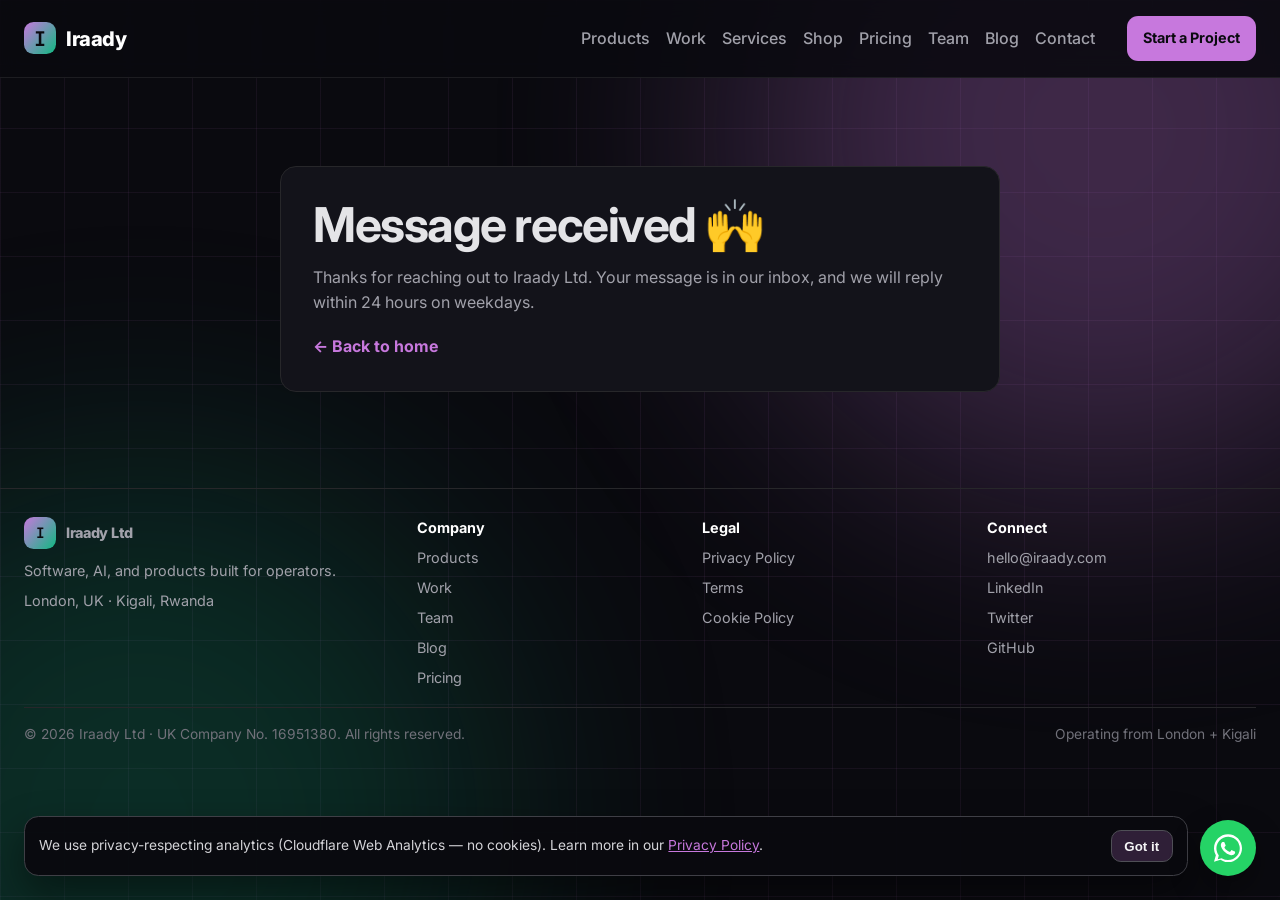
<file: site-a-dark/thank-you.html>
<!DOCTYPE html>
<html lang="en">
<head>
  <meta charset="UTF-8" />
  <meta name="viewport" content="width=device-width, initial-scale=1.0" />
  <title>Message received — Iraady Ltd</title>
  <meta name="description" content="Thank you for contacting Iraady Ltd." />
  <link rel="canonical" href="https://iraady.com/thank-you.html" />
  <meta property="og:title" content="Message received — Iraady Ltd" />
  <meta property="og:description" content="Thank you for contacting Iraady Ltd." />
  <meta property="og:type" content="website" />
  <meta property="og:url" content="https://iraady.com/thank-you.html" />
  <meta property="og:site_name" content="Iraady Ltd" />
  <meta property="og:image" content="https://iraady.com/social-card.svg" />
  <meta name="twitter:card" content="summary_large_image" />
  <meta name="twitter:title" content="Message received — Iraady Ltd" />
  <meta name="twitter:description" content="Thank you for contacting Iraady Ltd." />
  <meta name="twitter:image" content="https://iraady.com/social-card.svg" />
  <meta name="theme-color" content="#0a0a0f" />
  <link rel="icon" type="image/svg+xml" href="/favicon.svg" />
  <link rel="apple-touch-icon" href="/apple-touch-icon.svg" />
  <link rel="preconnect" href="https://fonts.googleapis.com" />
  <link rel="preconnect" href="https://fonts.gstatic.com" crossorigin />
  <link href="https://fonts.googleapis.com/css2?family=Inter:wght@400;500;600;700;800&family=JetBrains+Mono:wght@400;500&display=swap" rel="stylesheet" />
  <link rel="stylesheet" href="styles.css" />
  <script type="application/ld+json">
    {
      "@context": "https://schema.org",
      "@type": "BreadcrumbList",
      "itemListElement": [
        {
          "@type": "ListItem",
          "position": 1,
          "name": "Home",
          "item": "https://iraady.com/"
        },
        {
          "@type": "ListItem",
          "position": 2,
          "name": "Thank You",
          "item": "https://iraady.com/thank-you.html"
        }
      ]
    }
  </script>
</head>
<body>
  <div class="bg-grid" aria-hidden="true"></div>
  <div class="bg-glow bg-glow-violet" aria-hidden="true"></div>
  <div class="bg-glow bg-glow-emerald" aria-hidden="true"></div>

  <header class="site-header" id="top">
    <div class="container">
      <nav class="site-nav" aria-label="Main navigation">
        <a class="brand" href="index.html#top" aria-label="Iraady home">
          <span class="brand-mark" aria-hidden="true">I</span>
          <span class="brand-text">Iraady</span>
        </a>
        <button class="nav-toggle" type="button" aria-expanded="false" aria-controls="nav-links">Menu</button>
        <div class="nav-links" id="nav-links">
          <a href="index.html#products">Products</a>
          <a href="index.html#work">Work</a>
          <a href="index.html#services">Services</a>
          <a href="index.html#shop">Shop</a>
          <a href="index.html#pricing">Pricing</a>
          <a href="index.html#team">Team</a>
          <a href="index.html#blog">Blog</a>
          <a href="index.html#contact">Contact</a>
        </div>
        <a class="nav-cta" href="index.html#contact">Start a Project</a>
      </nav>
    </div>
  </header>

  <main class="thanks-main">
    <div class="container">
      <article class="thanks-card">
        <h1>Message received 🙌</h1>
        <p>Thanks for reaching out to Iraady Ltd. Your message is in our inbox, and we will reply within 24 hours on weekdays.</p>
        <a class="thanks-back" href="index.html">← Back to home</a>
      </article>
    </div>
  </main>

  <footer class="site-footer">
    <div class="container footer-grid">
      <div class="footer-col footer-brand">
        <a class="brand" href="index.html#top" aria-label="Iraady home">
          <span class="brand-mark" aria-hidden="true">I</span>
          <span class="brand-text">Iraady Ltd</span>
        </a>
        <p class="footer-tagline">Software, AI, and products built for operators.</p>
        <p class="footer-location">London, UK · Kigali, Rwanda</p>
      </div>
      <div class="footer-col">
        <h3>Company</h3>
        <a href="index.html#products">Products</a>
        <a href="index.html#work">Work</a>
        <a href="index.html#team">Team</a>
        <a href="index.html#blog">Blog</a>
        <a href="index.html#pricing">Pricing</a>
      </div>
      <div class="footer-col">
        <h3>Legal</h3>
        <a href="privacy.html">Privacy Policy</a>
        <a href="terms.html">Terms</a>
        <a href="privacy.html#cookies">Cookie Policy</a>
      </div>
      <div class="footer-col">
        <h3>Connect</h3>
        <a href="mailto:hello@iraady.com">hello@iraady.com</a>
        <a href="#">LinkedIn</a>
        <a href="#">Twitter</a>
        <a href="#">GitHub</a>
      </div>
    </div>
    <div class="container footer-bottom">
      <p>© 2026 Iraady Ltd · UK Company No. 16951380. All rights reserved.</p>
      <p>Operating from London + Kigali</p>
    </div>
  </footer>

  <div class="cookie-banner" id="cookie-banner" hidden>
    <p>We use privacy-respecting analytics (Cloudflare Web Analytics — no cookies). Learn more in our <a href="privacy.html">Privacy Policy</a>.</p>
    <button type="button" id="cookie-ack">Got it</button>
  </div>

  <a class="whatsapp-float" href="https://wa.me/250787171273?text=Hi%20Iraady%20Ltd%2C%20I%27m%20interested%20in%20your%20services." target="_blank" rel="noopener noreferrer" aria-label="Chat on WhatsApp">
    <svg viewBox="0 0 32 32" fill="white" width="28" height="28"><path d="M16 .396C7.164.396 0 7.56 0 16.396c0 2.887.788 5.587 2.154 7.918L.02 31.604l7.43-2.118A15.93 15.93 0 0 0 16 32.396c8.836 0 16-7.164 16-16s-7.164-16-16-16zm0 29.334a13.33 13.33 0 0 1-6.77-1.84l-.486-.286-4.42 1.26 1.17-4.316-.318-.498A13.33 13.33 0 1 1 16 29.73zm7.33-9.9c-.4-.2-2.37-1.17-2.74-1.3-.37-.14-.64-.2-.9.2-.27.4-1.03 1.3-1.27 1.56-.23.27-.47.3-.87.1-.4-.2-1.7-.63-3.24-2.01-1.2-1.07-2.01-2.4-2.25-2.8-.23-.4-.03-.62.18-.82.18-.18.4-.47.6-.7.2-.23.27-.4.4-.67.13-.27.07-.5-.03-.7-.1-.2-.9-2.17-1.23-2.97-.32-.78-.65-.67-.9-.68l-.77-.02c-.27 0-.7.1-1.07.5-.37.4-1.4 1.37-1.4 3.34 0 1.97 1.43 3.87 1.63 4.14.2.27 2.83 4.33 6.87 6.07.96.42 1.7.67 2.28.86.96.3 1.83.26 2.52.16.77-.12 2.37-.97 2.7-1.9.33-.94.33-1.74.23-1.9-.1-.17-.37-.27-.77-.47z"/></svg>
  </a>

  <script>
    (function () {
      const toggle = document.querySelector(".nav-toggle");
      const links = document.getElementById("nav-links");
      if (toggle && links) {
        toggle.addEventListener("click", function () {
          const expanded = toggle.getAttribute("aria-expanded") === "true";
          toggle.setAttribute("aria-expanded", String(!expanded));
          links.classList.toggle("open", !expanded);
        });

        links.addEventListener("click", function (event) {
          if (event.target instanceof HTMLAnchorElement) {
            toggle.setAttribute("aria-expanded", "false");
            links.classList.remove("open");
          }
        });
      }

      const banner = document.getElementById("cookie-banner");
      const acknowledge = document.getElementById("cookie-ack");
      if (!banner || !acknowledge) {
        return;
      }

      let isAcknowledged = false;
      try {
        isAcknowledged = window.localStorage.getItem("iraady_cookie_ack") === "1";
      } catch (error) {
        isAcknowledged = false;
      }

      if (!isAcknowledged) {
        banner.hidden = false;
      }

      acknowledge.addEventListener("click", function () {
        try {
          window.localStorage.setItem("iraady_cookie_ack", "1");
        } catch (error) {
          // Ignore storage write failures and still dismiss the banner.
        }
        banner.hidden = true;
      });
    })();
  </script>
  <!-- Google Analytics 4 (disabled until GA_ID is set) -->
  <!-- Cloudflare Web Analytics -->
  <script defer src='https://static.cloudflareinsights.com/beacon.min.js' data-cf-beacon='{"token": "0d6bab85f31c439b84964dfa6a7d2fe4"}'></script>
</body>
</html>
</file>
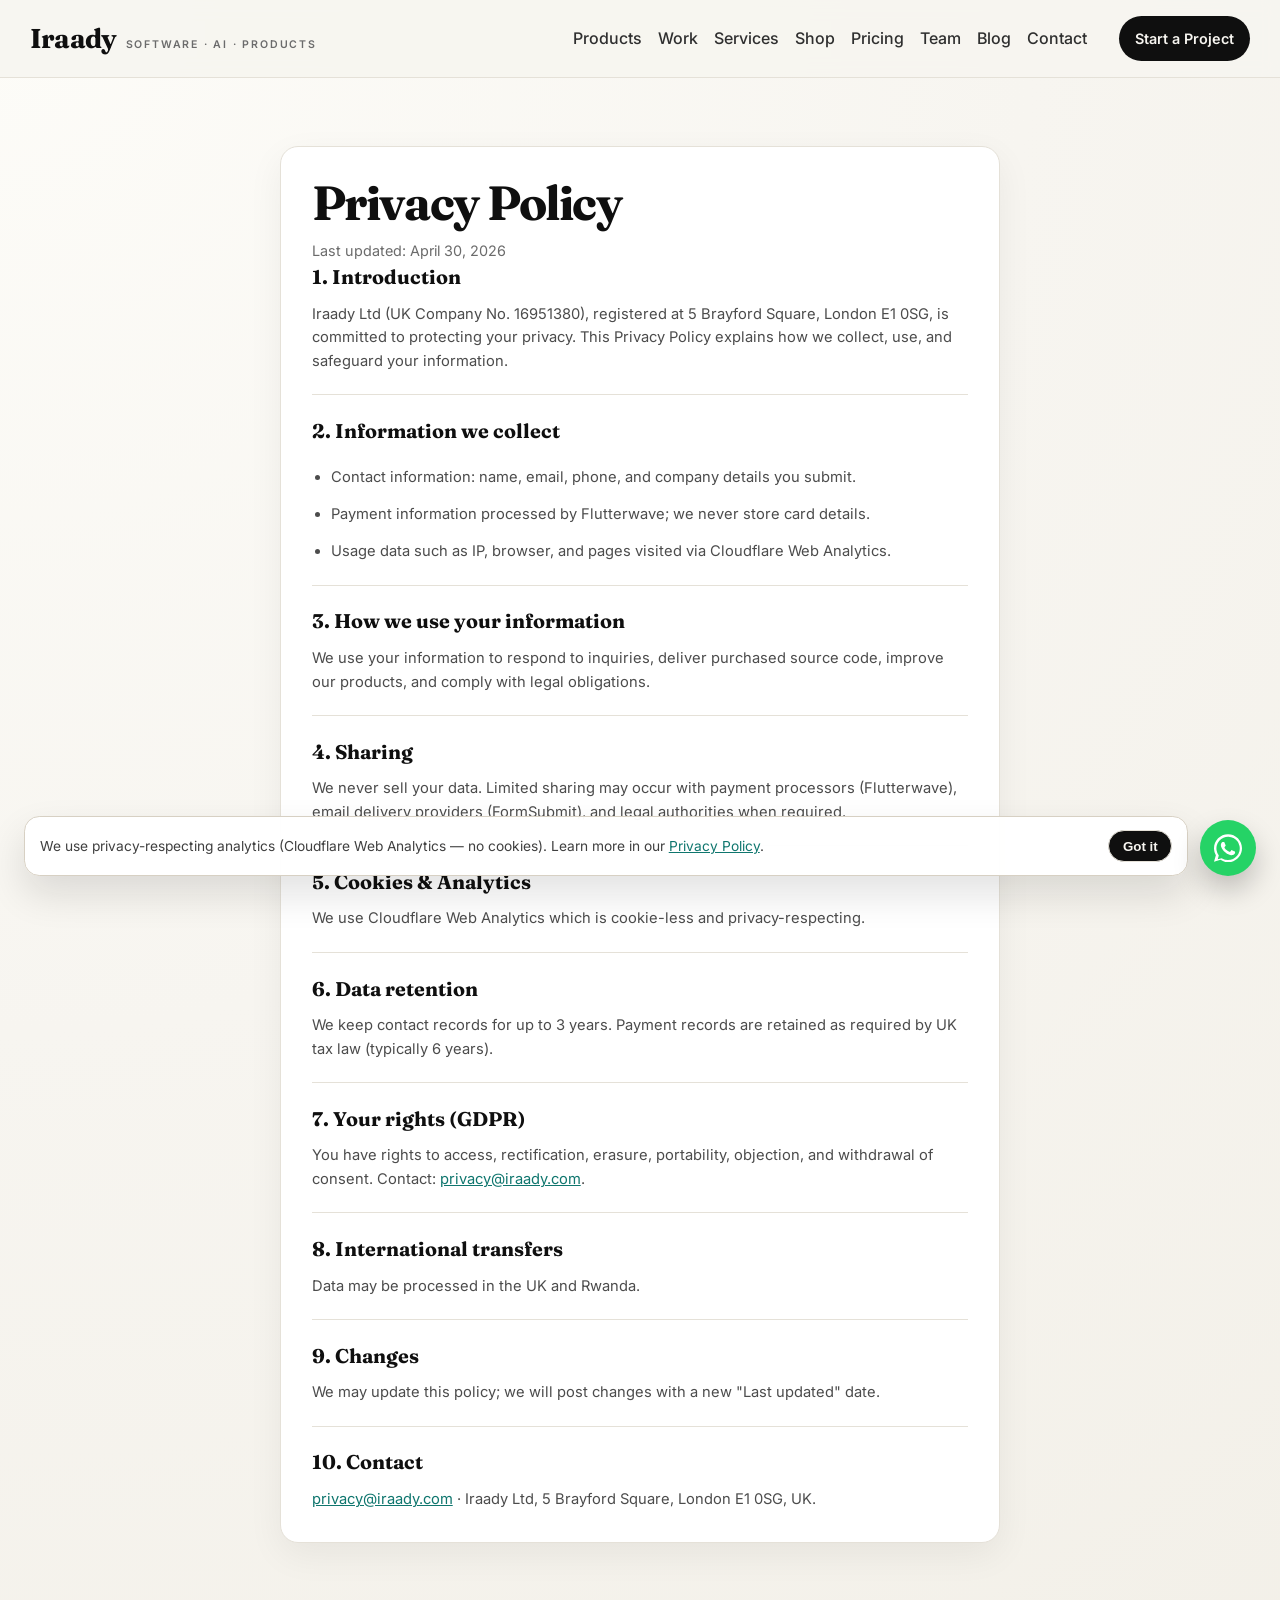
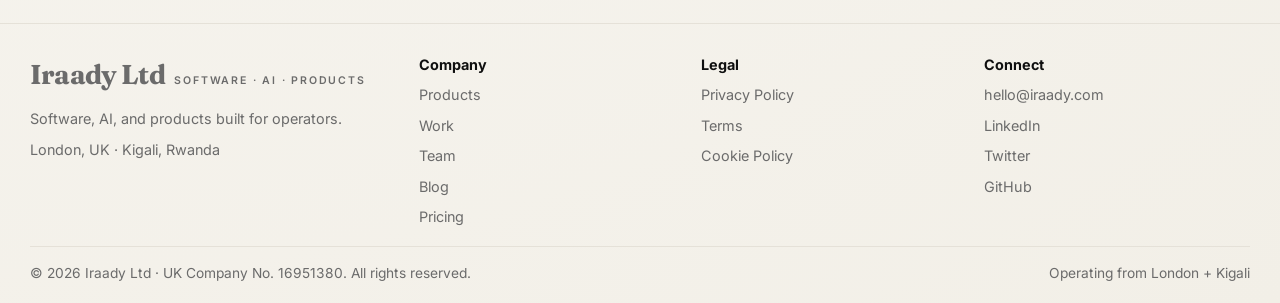
<file: site-b-editorial/privacy.html>
<!DOCTYPE html>
<html lang="en">
<head>
  <meta charset="UTF-8" />
  <meta name="viewport" content="width=device-width, initial-scale=1.0" />
  <title>Iraady Ltd Privacy Policy</title>
  <meta name="description" content="Privacy Policy for Iraady Ltd (UK Company No. 16951380)." />
  <link rel="canonical" href="https://africa.iraady.com/privacy.html" />
  <meta property="og:title" content="Iraady Ltd Privacy Policy" />
  <meta property="og:description" content="Read the Privacy Policy for Iraady Ltd (UK Company No. 16951380)." />
  <meta property="og:type" content="website" />
  <meta property="og:url" content="https://africa.iraady.com/privacy.html" />
  <meta property="og:site_name" content="Iraady Ltd" />
  <meta property="og:image" content="https://africa.iraady.com/social-card.svg" />
  <meta name="twitter:card" content="summary_large_image" />
  <meta name="twitter:title" content="Iraady Ltd Privacy Policy" />
  <meta name="twitter:description" content="Read the Privacy Policy for Iraady Ltd (UK Company No. 16951380)." />
  <meta name="twitter:image" content="https://africa.iraady.com/social-card.svg" />
  <meta name="theme-color" content="#f7f5f0" />
  <link rel="icon" type="image/svg+xml" href="/favicon.svg" />
  <link rel="apple-touch-icon" href="/apple-touch-icon.svg" />
  <link rel="preconnect" href="https://fonts.googleapis.com" />
  <link rel="preconnect" href="https://fonts.gstatic.com" crossorigin />
  <link href="https://fonts.googleapis.com/css2?family=Fraunces:opsz,wght@9..144,400;9..144,600;9..144,800&family=Inter:wght@400;500;600;700&display=swap" rel="stylesheet" />
  <link rel="stylesheet" href="styles.css" />
  <script type="application/ld+json">
    {
      "@context": "https://schema.org",
      "@type": "BreadcrumbList",
      "itemListElement": [
        {
          "@type": "ListItem",
          "position": 1,
          "name": "Home",
          "item": "https://africa.iraady.com/"
        },
        {
          "@type": "ListItem",
          "position": 2,
          "name": "Privacy Policy",
          "item": "https://africa.iraady.com/privacy.html"
        }
      ]
    }
  </script>
</head>
<body>
  <header class="site-header" id="top">
    <div class="container">
      <nav class="site-nav" aria-label="Main navigation">
        <a class="brand" href="index.html#top" aria-label="Iraady home">
          <span class="brand-name">Iraady</span>
          <span class="brand-tag">Software · AI · Products</span>
        </a>
        <button class="nav-toggle" type="button" aria-expanded="false" aria-controls="nav-links">Menu</button>
        <div class="nav-links" id="nav-links">
          <a href="index.html#products">Products</a>
          <a href="index.html#work">Work</a>
          <a href="index.html#services">Services</a>
          <a href="index.html#shop">Shop</a>
          <a href="index.html#pricing">Pricing</a>
          <a href="index.html#team">Team</a>
          <a href="index.html#blog">Blog</a>
          <a href="index.html#contact">Contact</a>
        </div>
        <a class="nav-cta" href="index.html#contact">Start a Project</a>
      </nav>
    </div>
  </header>

  <main class="policy-main">
    <div class="container">
      <article class="policy-article">
        <header class="policy-header">
          <h1>Privacy Policy</h1>
          <p class="policy-date">Last updated: April 30, 2026</p>
        </header>

        <section class="policy-section">
          <h2>1. Introduction</h2>
          <p>Iraady Ltd (UK Company No. 16951380), registered at 5 Brayford Square, London E1 0SG, is committed to protecting your privacy. This Privacy Policy explains how we collect, use, and safeguard your information.</p>
        </section>

        <section class="policy-section">
          <h2>2. Information we collect</h2>
          <ul>
            <li>Contact information: name, email, phone, and company details you submit.</li>
            <li>Payment information processed by Flutterwave; we never store card details.</li>
            <li>Usage data such as IP, browser, and pages visited via Cloudflare Web Analytics.</li>
          </ul>
        </section>

        <section class="policy-section">
          <h2>3. How we use your information</h2>
          <p>We use your information to respond to inquiries, deliver purchased source code, improve our products, and comply with legal obligations.</p>
        </section>

        <section class="policy-section">
          <h2>4. Sharing</h2>
          <p>We never sell your data. Limited sharing may occur with payment processors (Flutterwave), email delivery providers (FormSubmit), and legal authorities when required.</p>
        </section>

        <section class="policy-section" id="cookies">
          <h2>5. Cookies &amp; Analytics</h2>
          <p>We use Cloudflare Web Analytics which is cookie-less and privacy-respecting.</p>
        </section>

        <section class="policy-section">
          <h2>6. Data retention</h2>
          <p>We keep contact records for up to 3 years. Payment records are retained as required by UK tax law (typically 6 years).</p>
        </section>

        <section class="policy-section">
          <h2>7. Your rights (GDPR)</h2>
          <p>You have rights to access, rectification, erasure, portability, objection, and withdrawal of consent. Contact: <a href="mailto:privacy@iraady.com">privacy@iraady.com</a>.</p>
        </section>

        <section class="policy-section">
          <h2>8. International transfers</h2>
          <p>Data may be processed in the UK and Rwanda.</p>
        </section>

        <section class="policy-section">
          <h2>9. Changes</h2>
          <p>We may update this policy; we will post changes with a new "Last updated" date.</p>
        </section>

        <section class="policy-section">
          <h2>10. Contact</h2>
          <p><a href="mailto:privacy@iraady.com">privacy@iraady.com</a> · Iraady Ltd, 5 Brayford Square, London E1 0SG, UK.</p>
        </section>
      </article>
    </div>
  </main>

  <footer class="site-footer">
    <div class="container footer-grid">
      <div class="footer-col footer-brand">
        <a class="brand" href="index.html#top" aria-label="Iraady home">
          <span class="brand-name">Iraady Ltd</span>
          <span class="brand-tag">Software · AI · Products</span>
        </a>
        <p class="footer-tagline">Software, AI, and products built for operators.</p>
        <p class="footer-location">London, UK · Kigali, Rwanda</p>
      </div>
      <div class="footer-col">
        <h3>Company</h3>
        <a href="index.html#products">Products</a>
        <a href="index.html#work">Work</a>
        <a href="index.html#team">Team</a>
        <a href="index.html#blog">Blog</a>
        <a href="index.html#pricing">Pricing</a>
      </div>
      <div class="footer-col">
        <h3>Legal</h3>
        <a href="privacy.html">Privacy Policy</a>
        <a href="terms.html">Terms</a>
        <a href="privacy.html#cookies">Cookie Policy</a>
      </div>
      <div class="footer-col">
        <h3>Connect</h3>
        <a href="mailto:hello@iraady.com">hello@iraady.com</a>
        <a href="#">LinkedIn</a>
        <a href="#">Twitter</a>
        <a href="#">GitHub</a>
      </div>
    </div>
    <div class="container footer-bottom">
      <p>© 2026 Iraady Ltd · UK Company No. 16951380. All rights reserved.</p>
      <p>Operating from London + Kigali</p>
    </div>
  </footer>

  <div class="cookie-banner" id="cookie-banner" hidden>
    <p>We use privacy-respecting analytics (Cloudflare Web Analytics — no cookies). Learn more in our <a href="privacy.html">Privacy Policy</a>.</p>
    <button type="button" id="cookie-ack">Got it</button>
  </div>

  <a class="whatsapp-float" href="https://wa.me/250787171273?text=Hi%20Iraady%20Ltd%2C%20I%27m%20interested%20in%20your%20services." target="_blank" rel="noopener noreferrer" aria-label="Chat on WhatsApp">
    <svg viewBox="0 0 32 32" fill="white" width="28" height="28"><path d="M16 .396C7.164.396 0 7.56 0 16.396c0 2.887.788 5.587 2.154 7.918L.02 31.604l7.43-2.118A15.93 15.93 0 0 0 16 32.396c8.836 0 16-7.164 16-16s-7.164-16-16-16zm0 29.334a13.33 13.33 0 0 1-6.77-1.84l-.486-.286-4.42 1.26 1.17-4.316-.318-.498A13.33 13.33 0 1 1 16 29.73zm7.33-9.9c-.4-.2-2.37-1.17-2.74-1.3-.37-.14-.64-.2-.9.2-.27.4-1.03 1.3-1.27 1.56-.23.27-.47.3-.87.1-.4-.2-1.7-.63-3.24-2.01-1.2-1.07-2.01-2.4-2.25-2.8-.23-.4-.03-.62.18-.82.18-.18.4-.47.6-.7.2-.23.27-.4.4-.67.13-.27.07-.5-.03-.7-.1-.2-.9-2.17-1.23-2.97-.32-.78-.65-.67-.9-.68l-.77-.02c-.27 0-.7.1-1.07.5-.37.4-1.4 1.37-1.4 3.34 0 1.97 1.43 3.87 1.63 4.14.2.27 2.83 4.33 6.87 6.07.96.42 1.7.67 2.28.86.96.3 1.83.26 2.52.16.77-.12 2.37-.97 2.7-1.9.33-.94.33-1.74.23-1.9-.1-.17-.37-.27-.77-.47z"/></svg>
  </a>

  <script>
    (function () {
      const toggle = document.querySelector(".nav-toggle");
      const links = document.getElementById("nav-links");
      if (toggle && links) {
        toggle.addEventListener("click", function () {
          const expanded = toggle.getAttribute("aria-expanded") === "true";
          toggle.setAttribute("aria-expanded", String(!expanded));
          links.classList.toggle("open", !expanded);
        });

        links.addEventListener("click", function (event) {
          if (event.target instanceof HTMLAnchorElement) {
            toggle.setAttribute("aria-expanded", "false");
            links.classList.remove("open");
          }
        });
      }

      const banner = document.getElementById("cookie-banner");
      const acknowledge = document.getElementById("cookie-ack");
      if (!banner || !acknowledge) {
        return;
      }

      let isAcknowledged = false;
      try {
        isAcknowledged = window.localStorage.getItem("iraady_cookie_ack") === "1";
      } catch (error) {
        isAcknowledged = false;
      }

      if (!isAcknowledged) {
        banner.hidden = false;
      }

      acknowledge.addEventListener("click", function () {
        try {
          window.localStorage.setItem("iraady_cookie_ack", "1");
        } catch (error) {
          // Ignore storage write failures and still dismiss the banner.
        }
        banner.hidden = true;
      });
    })();
  </script>
  <!-- Google Analytics 4 (disabled until GA_ID is set) -->
  <!-- Cloudflare Web Analytics -->
  <script defer src='https://static.cloudflareinsights.com/beacon.min.js' data-cf-beacon='{"token": "3fea886f42e243f78676ab791cd47681"}'></script>
</body>
</html>
</file>
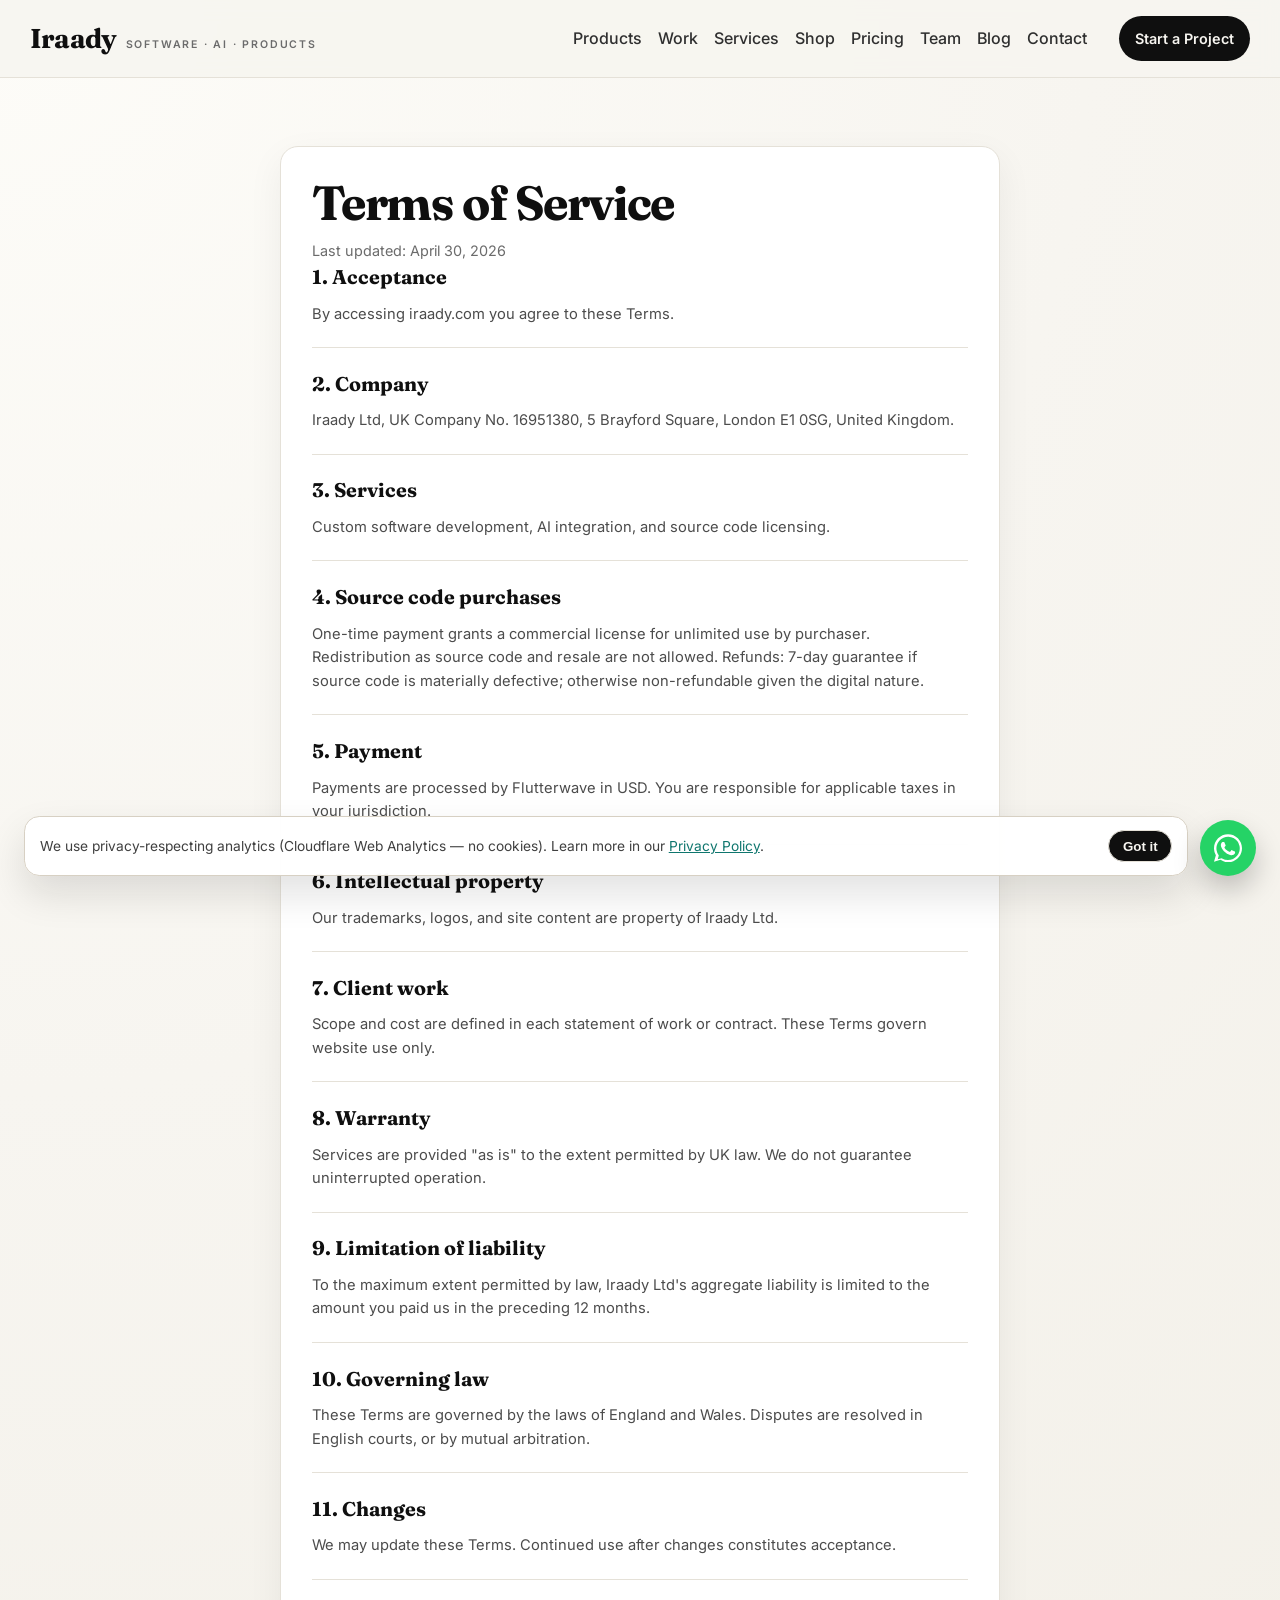
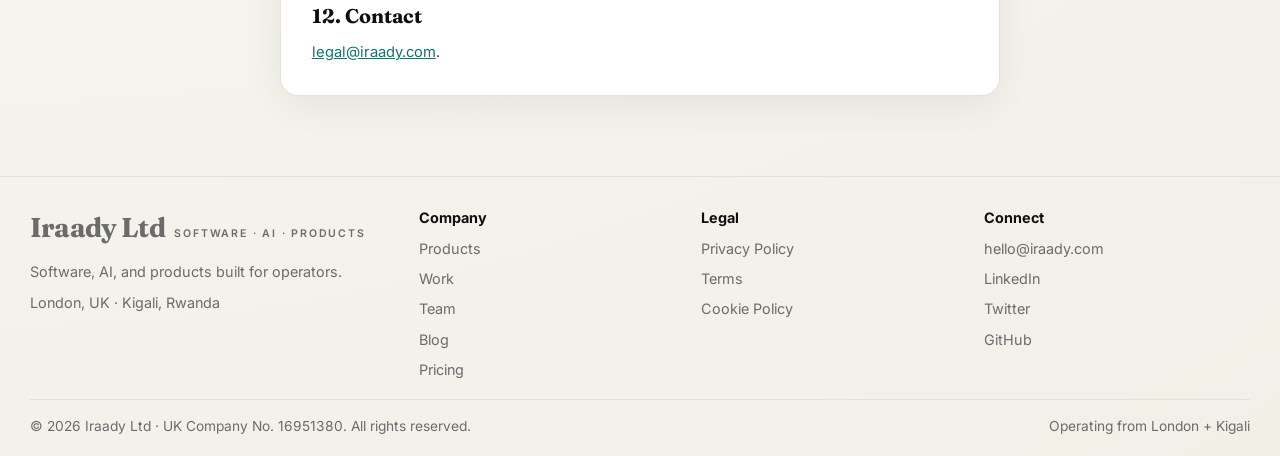
<file: site-b-editorial/terms.html>
<!DOCTYPE html>
<html lang="en">
<head>
  <meta charset="UTF-8" />
  <meta name="viewport" content="width=device-width, initial-scale=1.0" />
  <title>Iraady Ltd Terms of Service</title>
  <meta name="description" content="Terms of Service for Iraady Ltd (UK Company No. 16951380)." />
  <link rel="canonical" href="https://africa.iraady.com/terms.html" />
  <meta property="og:title" content="Iraady Ltd Terms of Service" />
  <meta property="og:description" content="Read the Terms of Service for Iraady Ltd (UK Company No. 16951380)." />
  <meta property="og:type" content="website" />
  <meta property="og:url" content="https://africa.iraady.com/terms.html" />
  <meta property="og:site_name" content="Iraady Ltd" />
  <meta property="og:image" content="https://africa.iraady.com/social-card.svg" />
  <meta name="twitter:card" content="summary_large_image" />
  <meta name="twitter:title" content="Iraady Ltd Terms of Service" />
  <meta name="twitter:description" content="Read the Terms of Service for Iraady Ltd (UK Company No. 16951380)." />
  <meta name="twitter:image" content="https://africa.iraady.com/social-card.svg" />
  <meta name="theme-color" content="#f7f5f0" />
  <link rel="icon" type="image/svg+xml" href="/favicon.svg" />
  <link rel="apple-touch-icon" href="/apple-touch-icon.svg" />
  <link rel="preconnect" href="https://fonts.googleapis.com" />
  <link rel="preconnect" href="https://fonts.gstatic.com" crossorigin />
  <link href="https://fonts.googleapis.com/css2?family=Fraunces:opsz,wght@9..144,400;9..144,600;9..144,800&family=Inter:wght@400;500;600;700&display=swap" rel="stylesheet" />
  <link rel="stylesheet" href="styles.css" />
  <script type="application/ld+json">
    {
      "@context": "https://schema.org",
      "@type": "BreadcrumbList",
      "itemListElement": [
        {
          "@type": "ListItem",
          "position": 1,
          "name": "Home",
          "item": "https://africa.iraady.com/"
        },
        {
          "@type": "ListItem",
          "position": 2,
          "name": "Terms of Service",
          "item": "https://africa.iraady.com/terms.html"
        }
      ]
    }
  </script>
</head>
<body>
  <header class="site-header" id="top">
    <div class="container">
      <nav class="site-nav" aria-label="Main navigation">
        <a class="brand" href="index.html#top" aria-label="Iraady home">
          <span class="brand-name">Iraady</span>
          <span class="brand-tag">Software · AI · Products</span>
        </a>
        <button class="nav-toggle" type="button" aria-expanded="false" aria-controls="nav-links">Menu</button>
        <div class="nav-links" id="nav-links">
          <a href="index.html#products">Products</a>
          <a href="index.html#work">Work</a>
          <a href="index.html#services">Services</a>
          <a href="index.html#shop">Shop</a>
          <a href="index.html#pricing">Pricing</a>
          <a href="index.html#team">Team</a>
          <a href="index.html#blog">Blog</a>
          <a href="index.html#contact">Contact</a>
        </div>
        <a class="nav-cta" href="index.html#contact">Start a Project</a>
      </nav>
    </div>
  </header>

  <main class="policy-main">
    <div class="container">
      <article class="policy-article">
        <header class="policy-header">
          <h1>Terms of Service</h1>
          <p class="policy-date">Last updated: April 30, 2026</p>
        </header>

        <section class="policy-section">
          <h2>1. Acceptance</h2>
          <p>By accessing iraady.com you agree to these Terms.</p>
        </section>

        <section class="policy-section">
          <h2>2. Company</h2>
          <p>Iraady Ltd, UK Company No. 16951380, 5 Brayford Square, London E1 0SG, United Kingdom.</p>
        </section>

        <section class="policy-section">
          <h2>3. Services</h2>
          <p>Custom software development, AI integration, and source code licensing.</p>
        </section>

        <section class="policy-section">
          <h2>4. Source code purchases</h2>
          <p>One-time payment grants a commercial license for unlimited use by purchaser. Redistribution as source code and resale are not allowed. Refunds: 7-day guarantee if source code is materially defective; otherwise non-refundable given the digital nature.</p>
        </section>

        <section class="policy-section">
          <h2>5. Payment</h2>
          <p>Payments are processed by Flutterwave in USD. You are responsible for applicable taxes in your jurisdiction.</p>
        </section>

        <section class="policy-section">
          <h2>6. Intellectual property</h2>
          <p>Our trademarks, logos, and site content are property of Iraady Ltd.</p>
        </section>

        <section class="policy-section">
          <h2>7. Client work</h2>
          <p>Scope and cost are defined in each statement of work or contract. These Terms govern website use only.</p>
        </section>

        <section class="policy-section">
          <h2>8. Warranty</h2>
          <p>Services are provided "as is" to the extent permitted by UK law. We do not guarantee uninterrupted operation.</p>
        </section>

        <section class="policy-section">
          <h2>9. Limitation of liability</h2>
          <p>To the maximum extent permitted by law, Iraady Ltd's aggregate liability is limited to the amount you paid us in the preceding 12 months.</p>
        </section>

        <section class="policy-section">
          <h2>10. Governing law</h2>
          <p>These Terms are governed by the laws of England and Wales. Disputes are resolved in English courts, or by mutual arbitration.</p>
        </section>

        <section class="policy-section">
          <h2>11. Changes</h2>
          <p>We may update these Terms. Continued use after changes constitutes acceptance.</p>
        </section>

        <section class="policy-section">
          <h2>12. Contact</h2>
          <p><a href="mailto:legal@iraady.com">legal@iraady.com</a>.</p>
        </section>
      </article>
    </div>
  </main>

  <footer class="site-footer">
    <div class="container footer-grid">
      <div class="footer-col footer-brand">
        <a class="brand" href="index.html#top" aria-label="Iraady home">
          <span class="brand-name">Iraady Ltd</span>
          <span class="brand-tag">Software · AI · Products</span>
        </a>
        <p class="footer-tagline">Software, AI, and products built for operators.</p>
        <p class="footer-location">London, UK · Kigali, Rwanda</p>
      </div>
      <div class="footer-col">
        <h3>Company</h3>
        <a href="index.html#products">Products</a>
        <a href="index.html#work">Work</a>
        <a href="index.html#team">Team</a>
        <a href="index.html#blog">Blog</a>
        <a href="index.html#pricing">Pricing</a>
      </div>
      <div class="footer-col">
        <h3>Legal</h3>
        <a href="privacy.html">Privacy Policy</a>
        <a href="terms.html">Terms</a>
        <a href="privacy.html#cookies">Cookie Policy</a>
      </div>
      <div class="footer-col">
        <h3>Connect</h3>
        <a href="mailto:hello@iraady.com">hello@iraady.com</a>
        <a href="#">LinkedIn</a>
        <a href="#">Twitter</a>
        <a href="#">GitHub</a>
      </div>
    </div>
    <div class="container footer-bottom">
      <p>© 2026 Iraady Ltd · UK Company No. 16951380. All rights reserved.</p>
      <p>Operating from London + Kigali</p>
    </div>
  </footer>

  <div class="cookie-banner" id="cookie-banner" hidden>
    <p>We use privacy-respecting analytics (Cloudflare Web Analytics — no cookies). Learn more in our <a href="privacy.html">Privacy Policy</a>.</p>
    <button type="button" id="cookie-ack">Got it</button>
  </div>

  <a class="whatsapp-float" href="https://wa.me/250787171273?text=Hi%20Iraady%20Ltd%2C%20I%27m%20interested%20in%20your%20services." target="_blank" rel="noopener noreferrer" aria-label="Chat on WhatsApp">
    <svg viewBox="0 0 32 32" fill="white" width="28" height="28"><path d="M16 .396C7.164.396 0 7.56 0 16.396c0 2.887.788 5.587 2.154 7.918L.02 31.604l7.43-2.118A15.93 15.93 0 0 0 16 32.396c8.836 0 16-7.164 16-16s-7.164-16-16-16zm0 29.334a13.33 13.33 0 0 1-6.77-1.84l-.486-.286-4.42 1.26 1.17-4.316-.318-.498A13.33 13.33 0 1 1 16 29.73zm7.33-9.9c-.4-.2-2.37-1.17-2.74-1.3-.37-.14-.64-.2-.9.2-.27.4-1.03 1.3-1.27 1.56-.23.27-.47.3-.87.1-.4-.2-1.7-.63-3.24-2.01-1.2-1.07-2.01-2.4-2.25-2.8-.23-.4-.03-.62.18-.82.18-.18.4-.47.6-.7.2-.23.27-.4.4-.67.13-.27.07-.5-.03-.7-.1-.2-.9-2.17-1.23-2.97-.32-.78-.65-.67-.9-.68l-.77-.02c-.27 0-.7.1-1.07.5-.37.4-1.4 1.37-1.4 3.34 0 1.97 1.43 3.87 1.63 4.14.2.27 2.83 4.33 6.87 6.07.96.42 1.7.67 2.28.86.96.3 1.83.26 2.52.16.77-.12 2.37-.97 2.7-1.9.33-.94.33-1.74.23-1.9-.1-.17-.37-.27-.77-.47z"/></svg>
  </a>

  <script>
    (function () {
      const toggle = document.querySelector(".nav-toggle");
      const links = document.getElementById("nav-links");
      if (toggle && links) {
        toggle.addEventListener("click", function () {
          const expanded = toggle.getAttribute("aria-expanded") === "true";
          toggle.setAttribute("aria-expanded", String(!expanded));
          links.classList.toggle("open", !expanded);
        });

        links.addEventListener("click", function (event) {
          if (event.target instanceof HTMLAnchorElement) {
            toggle.setAttribute("aria-expanded", "false");
            links.classList.remove("open");
          }
        });
      }

      const banner = document.getElementById("cookie-banner");
      const acknowledge = document.getElementById("cookie-ack");
      if (!banner || !acknowledge) {
        return;
      }

      let isAcknowledged = false;
      try {
        isAcknowledged = window.localStorage.getItem("iraady_cookie_ack") === "1";
      } catch (error) {
        isAcknowledged = false;
      }

      if (!isAcknowledged) {
        banner.hidden = false;
      }

      acknowledge.addEventListener("click", function () {
        try {
          window.localStorage.setItem("iraady_cookie_ack", "1");
        } catch (error) {
          // Ignore storage write failures and still dismiss the banner.
        }
        banner.hidden = true;
      });
    })();
  </script>
  <!-- Google Analytics 4 (disabled until GA_ID is set) -->
  <!-- Cloudflare Web Analytics -->
  <script defer src='https://static.cloudflareinsights.com/beacon.min.js' data-cf-beacon='{"token": "3fea886f42e243f78676ab791cd47681"}'></script>
</body>
</html>
</file>
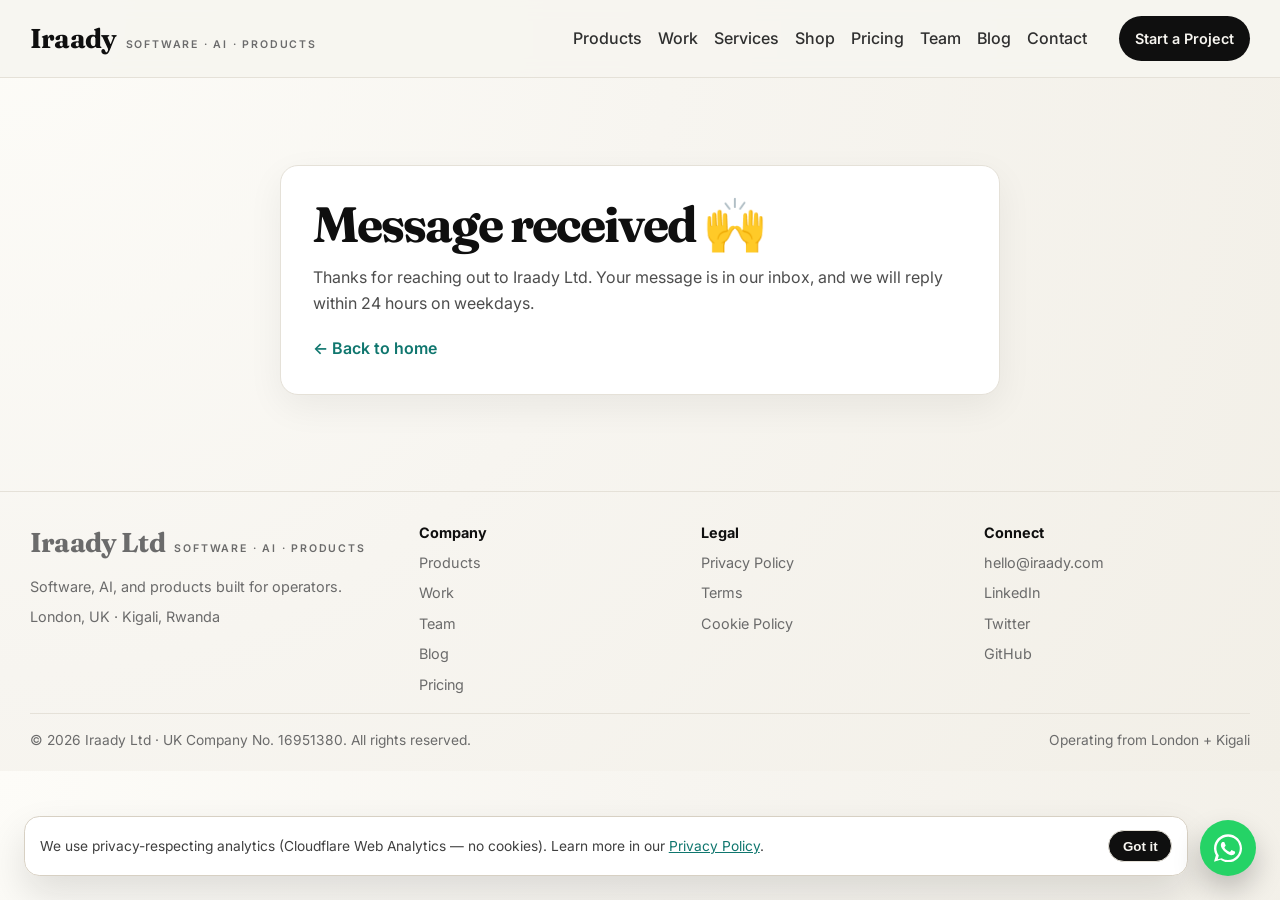
<file: site-b-editorial/thank-you.html>
<!DOCTYPE html>
<html lang="en">
<head>
  <meta charset="UTF-8" />
  <meta name="viewport" content="width=device-width, initial-scale=1.0" />
  <title>Message received — Iraady Ltd</title>
  <meta name="description" content="Thank you for contacting Iraady Ltd." />
  <link rel="canonical" href="https://africa.iraady.com/thank-you.html" />
  <meta property="og:title" content="Message received — Iraady Ltd" />
  <meta property="og:description" content="Thank you for contacting Iraady Ltd." />
  <meta property="og:type" content="website" />
  <meta property="og:url" content="https://africa.iraady.com/thank-you.html" />
  <meta property="og:site_name" content="Iraady Ltd" />
  <meta property="og:image" content="https://africa.iraady.com/social-card.svg" />
  <meta name="twitter:card" content="summary_large_image" />
  <meta name="twitter:title" content="Message received — Iraady Ltd" />
  <meta name="twitter:description" content="Thank you for contacting Iraady Ltd." />
  <meta name="twitter:image" content="https://africa.iraady.com/social-card.svg" />
  <meta name="theme-color" content="#f7f5f0" />
  <link rel="icon" type="image/svg+xml" href="/favicon.svg" />
  <link rel="apple-touch-icon" href="/apple-touch-icon.svg" />
  <link rel="preconnect" href="https://fonts.googleapis.com" />
  <link rel="preconnect" href="https://fonts.gstatic.com" crossorigin />
  <link href="https://fonts.googleapis.com/css2?family=Fraunces:opsz,wght@9..144,400;9..144,600;9..144,800&family=Inter:wght@400;500;600;700&display=swap" rel="stylesheet" />
  <link rel="stylesheet" href="styles.css" />
  <script type="application/ld+json">
    {
      "@context": "https://schema.org",
      "@type": "BreadcrumbList",
      "itemListElement": [
        {
          "@type": "ListItem",
          "position": 1,
          "name": "Home",
          "item": "https://africa.iraady.com/"
        },
        {
          "@type": "ListItem",
          "position": 2,
          "name": "Thank You",
          "item": "https://africa.iraady.com/thank-you.html"
        }
      ]
    }
  </script>
</head>
<body>
  <header class="site-header" id="top">
    <div class="container">
      <nav class="site-nav" aria-label="Main navigation">
        <a class="brand" href="index.html#top" aria-label="Iraady home">
          <span class="brand-name">Iraady</span>
          <span class="brand-tag">Software · AI · Products</span>
        </a>
        <button class="nav-toggle" type="button" aria-expanded="false" aria-controls="nav-links">Menu</button>
        <div class="nav-links" id="nav-links">
          <a href="index.html#products">Products</a>
          <a href="index.html#work">Work</a>
          <a href="index.html#services">Services</a>
          <a href="index.html#shop">Shop</a>
          <a href="index.html#pricing">Pricing</a>
          <a href="index.html#team">Team</a>
          <a href="index.html#blog">Blog</a>
          <a href="index.html#contact">Contact</a>
        </div>
        <a class="nav-cta" href="index.html#contact">Start a Project</a>
      </nav>
    </div>
  </header>

  <main class="thanks-main">
    <div class="container">
      <article class="thanks-card">
        <h1>Message received 🙌</h1>
        <p>Thanks for reaching out to Iraady Ltd. Your message is in our inbox, and we will reply within 24 hours on weekdays.</p>
        <a class="thanks-back" href="index.html">← Back to home</a>
      </article>
    </div>
  </main>

  <footer class="site-footer">
    <div class="container footer-grid">
      <div class="footer-col footer-brand">
        <a class="brand" href="index.html#top" aria-label="Iraady home">
          <span class="brand-name">Iraady Ltd</span>
          <span class="brand-tag">Software · AI · Products</span>
        </a>
        <p class="footer-tagline">Software, AI, and products built for operators.</p>
        <p class="footer-location">London, UK · Kigali, Rwanda</p>
      </div>
      <div class="footer-col">
        <h3>Company</h3>
        <a href="index.html#products">Products</a>
        <a href="index.html#work">Work</a>
        <a href="index.html#team">Team</a>
        <a href="index.html#blog">Blog</a>
        <a href="index.html#pricing">Pricing</a>
      </div>
      <div class="footer-col">
        <h3>Legal</h3>
        <a href="privacy.html">Privacy Policy</a>
        <a href="terms.html">Terms</a>
        <a href="privacy.html#cookies">Cookie Policy</a>
      </div>
      <div class="footer-col">
        <h3>Connect</h3>
        <a href="mailto:hello@iraady.com">hello@iraady.com</a>
        <a href="#">LinkedIn</a>
        <a href="#">Twitter</a>
        <a href="#">GitHub</a>
      </div>
    </div>
    <div class="container footer-bottom">
      <p>© 2026 Iraady Ltd · UK Company No. 16951380. All rights reserved.</p>
      <p>Operating from London + Kigali</p>
    </div>
  </footer>

  <div class="cookie-banner" id="cookie-banner" hidden>
    <p>We use privacy-respecting analytics (Cloudflare Web Analytics — no cookies). Learn more in our <a href="privacy.html">Privacy Policy</a>.</p>
    <button type="button" id="cookie-ack">Got it</button>
  </div>

  <a class="whatsapp-float" href="https://wa.me/250787171273?text=Hi%20Iraady%20Ltd%2C%20I%27m%20interested%20in%20your%20services." target="_blank" rel="noopener noreferrer" aria-label="Chat on WhatsApp">
    <svg viewBox="0 0 32 32" fill="white" width="28" height="28"><path d="M16 .396C7.164.396 0 7.56 0 16.396c0 2.887.788 5.587 2.154 7.918L.02 31.604l7.43-2.118A15.93 15.93 0 0 0 16 32.396c8.836 0 16-7.164 16-16s-7.164-16-16-16zm0 29.334a13.33 13.33 0 0 1-6.77-1.84l-.486-.286-4.42 1.26 1.17-4.316-.318-.498A13.33 13.33 0 1 1 16 29.73zm7.33-9.9c-.4-.2-2.37-1.17-2.74-1.3-.37-.14-.64-.2-.9.2-.27.4-1.03 1.3-1.27 1.56-.23.27-.47.3-.87.1-.4-.2-1.7-.63-3.24-2.01-1.2-1.07-2.01-2.4-2.25-2.8-.23-.4-.03-.62.18-.82.18-.18.4-.47.6-.7.2-.23.27-.4.4-.67.13-.27.07-.5-.03-.7-.1-.2-.9-2.17-1.23-2.97-.32-.78-.65-.67-.9-.68l-.77-.02c-.27 0-.7.1-1.07.5-.37.4-1.4 1.37-1.4 3.34 0 1.97 1.43 3.87 1.63 4.14.2.27 2.83 4.33 6.87 6.07.96.42 1.7.67 2.28.86.96.3 1.83.26 2.52.16.77-.12 2.37-.97 2.7-1.9.33-.94.33-1.74.23-1.9-.1-.17-.37-.27-.77-.47z"/></svg>
  </a>

  <script>
    (function () {
      const toggle = document.querySelector(".nav-toggle");
      const links = document.getElementById("nav-links");
      if (toggle && links) {
        toggle.addEventListener("click", function () {
          const expanded = toggle.getAttribute("aria-expanded") === "true";
          toggle.setAttribute("aria-expanded", String(!expanded));
          links.classList.toggle("open", !expanded);
        });

        links.addEventListener("click", function (event) {
          if (event.target instanceof HTMLAnchorElement) {
            toggle.setAttribute("aria-expanded", "false");
            links.classList.remove("open");
          }
        });
      }

      const banner = document.getElementById("cookie-banner");
      const acknowledge = document.getElementById("cookie-ack");
      if (!banner || !acknowledge) {
        return;
      }

      let isAcknowledged = false;
      try {
        isAcknowledged = window.localStorage.getItem("iraady_cookie_ack") === "1";
      } catch (error) {
        isAcknowledged = false;
      }

      if (!isAcknowledged) {
        banner.hidden = false;
      }

      acknowledge.addEventListener("click", function () {
        try {
          window.localStorage.setItem("iraady_cookie_ack", "1");
        } catch (error) {
          // Ignore storage write failures and still dismiss the banner.
        }
        banner.hidden = true;
      });
    })();
  </script>
  <!-- Google Analytics 4 (disabled until GA_ID is set) -->
  <!-- Cloudflare Web Analytics -->
  <script defer src='https://static.cloudflareinsights.com/beacon.min.js' data-cf-beacon='{"token": "3fea886f42e243f78676ab791cd47681"}'></script>
</body>
</html>
</file>
<file: site-a-dark/styles.css>
:root {
  --bg: #0a0a0f;
  --card: #13131a;
  --border: #27272a;
  --text: #e4e4e7;
  --muted: #a1a1aa;
  --violet: #c778dd;
  --emerald: #10b981;
  --radius: 16px;
}

* {
  box-sizing: border-box;
}

html {
  scroll-behavior: smooth;
}

body {
  margin: 0;
  font-family: "Inter", sans-serif;
  color: var(--text);
  background: var(--bg);
  line-height: 1.55;
  overflow-x: hidden;
}

a {
  color: inherit;
}

img {
  max-width: 100%;
  display: block;
}

.bg-grid {
  position: fixed;
  inset: 0;
  z-index: -3;
  background-image:
    linear-gradient(rgba(199, 120, 221, 0.07) 1px, transparent 1px),
    linear-gradient(90deg, rgba(199, 120, 221, 0.07) 1px, transparent 1px);
  background-size: 64px 64px;
  pointer-events: none;
}

.bg-glow {
  position: fixed;
  width: 720px;
  height: 720px;
  border-radius: 50%;
  filter: blur(130px);
  opacity: 0.28;
  z-index: -2;
  pointer-events: none;
}

.bg-glow-violet {
  top: -230px;
  right: -180px;
  background: var(--violet);
}

.bg-glow-emerald {
  bottom: -280px;
  left: -220px;
  background: var(--emerald);
  opacity: 0.2;
}

.container {
  width: min(1260px, 100% - 3rem);
  margin: 0 auto;
}

.section {
  padding: 5.25rem 0;
}

.site-header {
  position: sticky;
  top: 0;
  z-index: 50;
  background: rgba(10, 10, 15, 0.88);
  border-bottom: 1px solid rgba(39, 39, 42, 0.7);
  backdrop-filter: blur(10px);
}

.site-nav {
  display: flex;
  align-items: center;
  gap: 1rem;
  padding: 1rem 0;
}

.brand {
  display: inline-flex;
  align-items: center;
  gap: 0.62rem;
  text-decoration: none;
  font-weight: 800;
  letter-spacing: -0.02em;
  font-size: 1.26rem;
  color: #ffffff;
}

.brand-mark {
  width: 2rem;
  height: 2rem;
  border-radius: 0.6rem;
  display: grid;
  place-items: center;
  color: #0a0a0f;
  font-family: "JetBrains Mono", monospace;
  font-weight: 700;
  background: linear-gradient(130deg, var(--violet), var(--emerald));
}

.nav-toggle {
  margin-left: auto;
  background: transparent;
  border: 1px solid var(--border);
  color: var(--text);
  border-radius: 0.6rem;
  padding: 0.45rem 0.75rem;
  font-family: "JetBrains Mono", monospace;
  font-size: 0.74rem;
  letter-spacing: 0.06em;
  text-transform: uppercase;
  display: none;
}

.nav-links {
  margin-left: auto;
  display: flex;
  align-items: center;
  gap: 1rem;
}

.nav-links a {
  text-decoration: none;
  color: var(--muted);
  font-weight: 500;
  transition: color 0.2s ease;
}

.nav-links a:hover,
.nav-links a:focus-visible {
  color: #ffffff;
}

.nav-cta {
  margin-left: 1rem;
  background: var(--violet);
  color: #0a0a0f;
  border-radius: 0.7rem;
  text-decoration: none;
  padding: 0.7rem 1rem;
  font-weight: 700;
  font-size: 0.9rem;
  transition: transform 0.2s ease, box-shadow 0.2s ease;
}

.nav-cta:hover,
.nav-cta:focus-visible {
  transform: translateY(-1px);
  box-shadow: 0 12px 24px rgba(199, 120, 221, 0.27);
}

.hero {
  padding: 5.4rem 0 3.4rem;
}

.hero-grid {
  display: grid;
  grid-template-columns: 1.1fr 0.9fr;
  gap: 3rem;
  align-items: start;
}

.eyebrow {
  display: inline-flex;
  align-items: center;
  gap: 0.56rem;
  border: 1px solid rgba(199, 120, 221, 0.45);
  background: rgba(199, 120, 221, 0.08);
  color: var(--violet);
  font-family: "JetBrains Mono", monospace;
  font-size: 0.75rem;
  letter-spacing: 0.04em;
  text-transform: uppercase;
  border-radius: 999px;
  padding: 0.48rem 0.85rem;
  margin: 0 0 1.2rem;
}

.live-dot {
  width: 0.56rem;
  height: 0.56rem;
  background: var(--emerald);
  border-radius: 999px;
  box-shadow: 0 0 14px rgba(16, 185, 129, 0.9);
}

.hero h1 {
  margin: 0;
  font-size: clamp(2.3rem, 4.8vw, 4.3rem);
  line-height: 1.05;
  letter-spacing: -0.04em;
  color: #ffffff;
}

.hero h1 span {
  background: linear-gradient(130deg, var(--violet), var(--emerald));
  -webkit-background-clip: text;
  background-clip: text;
  color: transparent;
}

.hero-sub {
  margin: 1.4rem 0 0;
  max-width: 42rem;
  color: var(--muted);
  font-size: clamp(1rem, 2.2vw, 1.2rem);
}

.hero-note {
  margin: 0.85rem 0 0;
  color: #d3b3de;
  font-family: "JetBrains Mono", monospace;
  font-size: 0.72rem;
  text-transform: uppercase;
  letter-spacing: 0.07em;
}

.hero-actions {
  margin-top: 2rem;
  display: flex;
  gap: 0.9rem;
  flex-wrap: wrap;
}

.btn {
  border: 1px solid transparent;
  border-radius: 0.72rem;
  font-weight: 700;
  text-decoration: none;
  font-size: 0.94rem;
  padding: 0.85rem 1.25rem;
  cursor: pointer;
  transition: transform 0.2s ease, box-shadow 0.2s ease, border-color 0.2s ease;
}

.btn:hover,
.btn:focus-visible {
  transform: translateY(-1px);
}

.btn-primary {
  background: var(--violet);
  color: #0a0a0f;
  box-shadow: 0 10px 30px rgba(199, 120, 221, 0.26);
}

.btn-ghost {
  background: transparent;
  border-color: #3f3f46;
  color: #f4f4f5;
}

.hero-stack {
  position: relative;
  min-height: 26rem;
}

.stack-card {
  position: absolute;
  width: clamp(15.5rem, 29vw, 20rem);
  background: var(--card);
  border: 1px solid var(--border);
  border-radius: 1rem;
  padding: 1.1rem;
  box-shadow: 0 18px 48px rgba(0, 0, 0, 0.4);
}

.stack-card header {
  display: flex;
  justify-content: space-between;
  align-items: center;
  margin-bottom: 0.8rem;
}

.stack-icon {
  width: 2rem;
  height: 2rem;
  border-radius: 0.5rem;
  display: grid;
  place-items: center;
  font-weight: 700;
  color: #ffffff;
  font-family: "JetBrains Mono", monospace;
  background: #27272a;
}

.card-ngo .stack-icon {
  background: #10b981;
}

.card-biz .stack-icon {
  background: #6366f1;
}

.card-kimuse .stack-icon {
  background: #f59e0b;
}

.stack-state {
  font-family: "JetBrains Mono", monospace;
  font-size: 0.68rem;
  text-transform: uppercase;
  letter-spacing: 0.08em;
  color: var(--emerald);
}

.stack-state.muted {
  color: var(--muted);
}

.stack-card h2 {
  margin: 0;
  font-size: 1.1rem;
}

.stack-card p {
  margin: 0.58rem 0 0;
  color: var(--muted);
  font-size: 0.9rem;
}

.card-ngo {
  top: 0;
  right: 0;
  transform: rotate(2.8deg);
}

.card-biz {
  top: 8.4rem;
  left: 0;
  transform: rotate(-2.5deg);
}

.card-kimuse {
  bottom: 0;
  right: 2.2rem;
  transform: rotate(1.6deg);
}

.metrics {
  padding: 1.4rem 0 1rem;
}

.trust-bar {
  padding: 0.35rem 0 0.8rem;
}

.trust-bar p {
  margin: 0;
  border: 1px solid rgba(199, 120, 221, 0.45);
  border-radius: 999px;
  background: rgba(19, 19, 26, 0.92);
  padding: 0.7rem 1rem;
  color: #d4d4d8;
  font-size: 0.86rem;
  text-align: center;
}

.metric-grid {
  display: grid;
  grid-template-columns: repeat(4, minmax(0, 1fr));
  gap: 1rem;
}

.metric {
  border-top: 1px solid var(--border);
  padding-top: 1.1rem;
}

.metric h2 {
  margin: 0;
  font-size: clamp(1.6rem, 3vw, 2.2rem);
  letter-spacing: -0.04em;
  color: #ffffff;
}

.metric p {
  margin: 0.35rem 0 0;
  color: #71717a;
  font-family: "JetBrains Mono", monospace;
  font-size: 0.74rem;
  text-transform: uppercase;
  letter-spacing: 0.08em;
}

.section-label {
  margin: 0;
  color: var(--violet);
  font-family: "JetBrains Mono", monospace;
  text-transform: uppercase;
  letter-spacing: 0.07em;
  font-size: 0.75rem;
}

.section-head {
  display: flex;
  flex-wrap: wrap;
  justify-content: space-between;
  gap: 1rem;
  align-items: flex-end;
  margin-top: 1rem;
}

.section-head h2 {
  margin: 0;
  max-width: 46rem;
  font-size: clamp(1.7rem, 4vw, 2.75rem);
  letter-spacing: -0.03em;
  color: #ffffff;
}

.section-head p {
  margin: 0;
  color: var(--muted);
  max-width: 34rem;
}

.products-grid {
  margin-top: 2rem;
  display: grid;
  grid-template-columns: repeat(3, minmax(0, 1fr));
  gap: 1rem;
}

.product-card {
  background: var(--card);
  border: 1px solid var(--border);
  border-radius: var(--radius);
  padding: 1.35rem;
}

.product-logo {
  width: 2.2rem;
  height: 2.2rem;
  border-radius: 0.65rem;
  display: grid;
  place-items: center;
  font-weight: 700;
  color: #ffffff;
  font-family: "JetBrains Mono", monospace;
  background: linear-gradient(130deg, #6366f1, #10b981);
}

.product-card h3 {
  margin: 0.95rem 0 0;
  font-size: 1.25rem;
}

.product-card p {
  margin: 0.52rem 0 0;
  color: var(--muted);
}

.product-card a {
  margin-top: 1rem;
  display: inline-flex;
  text-decoration: none;
  color: var(--violet);
  font-weight: 600;
  font-size: 0.92rem;
}

.services-grid {
  margin-top: 2rem;
  display: grid;
  grid-template-columns: repeat(4, minmax(0, 1fr));
  gap: 1rem;
}

.service-card {
  border: 1px solid var(--border);
  background: rgba(255, 255, 255, 0.02);
  border-radius: var(--radius);
  padding: 1.2rem;
}

.service-icon {
  font-size: 1.3rem;
}

.service-card h3 {
  margin: 0.6rem 0 0;
  font-size: 1.05rem;
}

.service-card p {
  margin: 0.42rem 0 0;
  color: var(--muted);
  font-size: 0.95rem;
}

.filter-tabs {
  margin-top: 1.8rem;
  display: flex;
  flex-wrap: wrap;
  gap: 0.7rem;
}

.filter-tab {
  border: 1px solid #3f3f46;
  color: var(--text);
  background: transparent;
  border-radius: 999px;
  padding: 0.5rem 0.95rem;
  cursor: pointer;
  font-family: "JetBrains Mono", monospace;
  font-size: 0.73rem;
  letter-spacing: 0.05em;
  text-transform: uppercase;
  transition: border-color 0.2s ease, color 0.2s ease, background 0.2s ease;
}

.filter-tab:hover,
.filter-tab:focus-visible {
  border-color: var(--violet);
  color: #ffffff;
}

.filter-tab[aria-pressed="true"] {
  border-color: transparent;
  background: linear-gradient(130deg, var(--violet), #9565d6);
  color: #0a0a0f;
}

.project-grid {
  margin-top: 1.5rem;
  display: grid;
  grid-template-columns: repeat(3, minmax(0, 1fr));
  gap: 1rem;
}

.work-card {
  background: var(--card);
  border: 1px solid var(--border);
  border-radius: var(--radius);
  overflow: hidden;
  display: flex;
  flex-direction: column;
  min-height: 100%;
}

.work-image-wrap {
  position: relative;
  aspect-ratio: 16 / 10;
  background: #101018;
}

.work-image {
  width: 100%;
  height: 100%;
  object-fit: cover;
}

.work-body {
  padding: 1rem;
  display: flex;
  flex-direction: column;
  gap: 0.72rem;
  flex: 1;
}

.work-top {
  display: flex;
  justify-content: space-between;
  gap: 0.6rem;
  align-items: flex-start;
}

.work-name {
  margin: 0;
  font-size: 1rem;
  color: #ffffff;
  line-height: 1.35;
}

.group-pill,
.niche-pill {
  border-radius: 999px;
  border: 1px solid var(--border);
  font-family: "JetBrains Mono", monospace;
  font-size: 0.63rem;
  letter-spacing: 0.04em;
  text-transform: uppercase;
  padding: 0.25rem 0.5rem;
  white-space: nowrap;
}

.group-pill {
  color: #d4d4d8;
  background: rgba(39, 39, 42, 0.65);
}

.niche-pill {
  color: #8ce9c4;
  border-color: rgba(16, 185, 129, 0.5);
  background: rgba(16, 185, 129, 0.08);
  text-transform: none;
  font-family: "Inter", sans-serif;
  letter-spacing: normal;
}

.work-desc {
  margin: 0;
  color: var(--muted);
  font-size: 0.9rem;
}

.project-techs {
  min-height: 2rem;
  display: flex;
  flex-wrap: wrap;
  gap: 0.45rem;
  align-items: center;
}

.tech-chip {
  border: 1px solid #3f3f46;
  border-radius: 999px;
  font-size: 0.7rem;
  color: #d4d4d8;
  padding: 0.22rem 0.55rem;
  font-family: "JetBrains Mono", monospace;
}

.work-actions {
  margin-top: auto;
  display: flex;
  gap: 0.56rem;
  flex-wrap: wrap;
}

.btn-mini {
  flex: 1;
  min-width: 8.4rem;
  text-align: center;
  border-radius: 0.62rem;
  font-size: 0.84rem;
  font-weight: 700;
  text-decoration: none;
  border: 1px solid #3f3f46;
  color: #f4f4f5;
  padding: 0.55rem 0.75rem;
  background: transparent;
  cursor: pointer;
}

.btn-mini:hover,
.btn-mini:focus-visible {
  border-color: var(--violet);
}

.btn-buy {
  border-color: transparent;
  background: linear-gradient(130deg, var(--violet), #9565d6);
  color: #0a0a0f;
}

.empty-state {
  border: 1px dashed #3f3f46;
  border-radius: var(--radius);
  padding: 1.4rem;
  color: var(--muted);
}

.clients-grid,
.team-grid,
.pricing-grid,
.shop-grid,
.blog-grid {
  margin-top: 1.8rem;
  display: grid;
  gap: 1rem;
}

.clients-grid,
.shop-grid,
.blog-grid {
  grid-template-columns: repeat(3, minmax(0, 1fr));
}

.team-grid {
  grid-template-columns: repeat(5, minmax(0, 1fr));
}

.pricing-grid {
  grid-template-columns: repeat(3, minmax(0, 1fr));
}

.client-card {
  text-decoration: none;
  border: 1px solid var(--border);
  border-radius: var(--radius);
  background: var(--card);
  padding: 1.1rem;
  display: grid;
  gap: 0.7rem;
  transition: border-color 0.2s ease, transform 0.2s ease;
}

.client-card:hover,
.client-card:focus-visible {
  border-color: var(--violet);
  transform: translateY(-2px);
}

.client-name {
  margin: 0;
  font-size: 1.02rem;
  color: #ffffff;
}

.client-niche {
  width: fit-content;
  border-radius: 999px;
  border: 1px solid rgba(16, 185, 129, 0.5);
  color: #8ce9c4;
  background: rgba(16, 185, 129, 0.08);
  padding: 0.25rem 0.55rem;
  font-size: 0.74rem;
}

.team-card {
  border: 1px solid var(--border);
  border-radius: var(--radius);
  background: var(--card);
  padding: 1.1rem;
}

.team-avatar {
  width: 2.5rem;
  height: 2.5rem;
  border-radius: 0.8rem;
  display: grid;
  place-items: center;
  font-family: "JetBrains Mono", monospace;
  font-size: 0.8rem;
  font-weight: 700;
  color: #ffffff;
  background: linear-gradient(130deg, var(--violet), var(--emerald));
}

.team-card h3 {
  margin: 0.85rem 0 0;
  font-size: 1rem;
}

.team-role {
  margin: 0.25rem 0 0;
  color: var(--violet);
  font-size: 0.84rem;
  text-transform: uppercase;
  letter-spacing: 0.05em;
  font-family: "JetBrains Mono", monospace;
}

.team-card p {
  margin: 0.55rem 0 0;
  color: var(--muted);
  font-size: 0.9rem;
}

.team-join {
  display: grid;
  align-content: center;
  background: linear-gradient(165deg, rgba(16, 185, 129, 0.1), rgba(19, 19, 26, 0.94));
}

.team-join a {
  margin-top: 0.6rem;
  color: var(--violet);
  font-weight: 700;
  text-decoration: none;
}

.pricing-card {
  border: 1px solid var(--border);
  border-radius: var(--radius);
  background: var(--card);
  padding: 1.2rem;
  display: flex;
  flex-direction: column;
  gap: 0.62rem;
}

.pricing-card h3 {
  margin: 0;
  font-size: 1.2rem;
}

.pricing-price {
  margin: 0;
  font-size: 0.98rem;
  color: #f4f4f5;
}

.pricing-best {
  margin: 0;
  color: var(--muted);
  font-size: 0.9rem;
}

.pricing-list {
  margin: 0.2rem 0 0;
  padding: 0;
  list-style: none;
  display: grid;
  gap: 0.45rem;
}

.pricing-list li {
  color: #d4d4d8;
  font-size: 0.86rem;
  position: relative;
  padding-left: 0.95rem;
}

.pricing-list li::before {
  content: "•";
  position: absolute;
  left: 0;
  color: var(--emerald);
}

.pricing-popular {
  border-color: rgba(199, 120, 221, 0.7);
  box-shadow: 0 14px 34px rgba(199, 120, 221, 0.18);
}

.popular-badge {
  margin: 0;
  width: fit-content;
  border-radius: 999px;
  background: rgba(199, 120, 221, 0.2);
  color: var(--violet);
  border: 1px solid rgba(199, 120, 221, 0.4);
  padding: 0.22rem 0.6rem;
  font-size: 0.72rem;
  font-family: "JetBrains Mono", monospace;
  text-transform: uppercase;
  letter-spacing: 0.05em;
}

.shop-card,
.blog-card {
  border: 1px solid var(--border);
  border-radius: var(--radius);
  background: var(--card);
  padding: 1rem;
}

.shop-name,
.blog-card h3 {
  margin: 0;
  font-size: 1rem;
  color: #ffffff;
}

.shop-desc,
.blog-card p {
  margin: 0.6rem 0 0;
  color: var(--muted);
  font-size: 0.9rem;
}

.shop-desc {
  display: -webkit-box;
  -webkit-line-clamp: 2;
  -webkit-box-orient: vertical;
  overflow: hidden;
}

.shop-meta {
  margin-top: 0.85rem;
  display: flex;
  align-items: center;
  gap: 0.6rem;
}

.shop-price {
  color: #ffffff;
  font-size: 1rem;
  font-weight: 700;
  font-family: "JetBrains Mono", monospace;
}

.shop-meta .btn-mini {
  margin-left: auto;
  min-width: 7rem;
  flex: 0 0 auto;
}

.blog-date {
  margin: 0;
  font-family: "JetBrains Mono", monospace;
  font-size: 0.74rem;
  text-transform: uppercase;
  letter-spacing: 0.06em;
  color: var(--violet);
}

.blog-card a,
.blog-more a {
  margin-top: 0.9rem;
  color: var(--violet);
  text-decoration: none;
  font-weight: 700;
  display: inline-flex;
}

.blog-more {
  margin: 1.3rem 0 0;
}

.process-grid {
  margin: 1.8rem 0 0;
  padding: 0;
  list-style: none;
  display: grid;
  grid-template-columns: repeat(4, minmax(0, 1fr));
  gap: 1rem;
  counter-reset: step;
}

.process-grid li {
  border: 1px solid var(--border);
  border-radius: var(--radius);
  padding: 1.1rem;
  background: linear-gradient(180deg, rgba(199, 120, 221, 0.08), rgba(19, 19, 26, 0.92));
  counter-increment: step;
}

.process-grid li::before {
  content: "0" counter(step);
  font-family: "JetBrains Mono", monospace;
  color: var(--violet);
  font-size: 0.8rem;
}

.process-grid h3 {
  margin: 0.55rem 0 0;
  font-size: 1.05rem;
}

.process-grid p {
  margin: 0.42rem 0 0;
  color: var(--muted);
}

.proof-grid {
  display: grid;
  grid-template-columns: 1.1fr 0.9fr;
  gap: 1rem;
}

.proof-copy {
  margin: 1rem 0 0;
  color: var(--muted);
  max-width: 42rem;
}

.testimonial {
  margin: 0;
  border: 1px solid var(--border);
  background: var(--card);
  border-radius: var(--radius);
  padding: 1.5rem;
}

.testimonial p {
  margin: 0;
  color: #f4f4f5;
  font-size: 1.04rem;
}

.testimonial cite {
  display: block;
  margin-top: 1rem;
  font-style: normal;
  color: var(--muted);
  font-family: "JetBrains Mono", monospace;
  font-size: 0.8rem;
}

.about-box {
  border: 1px solid var(--border);
  border-radius: var(--radius);
  padding: 1.5rem;
  background: linear-gradient(135deg, rgba(16, 185, 129, 0.06), rgba(19, 19, 26, 0.95));
}

.about-box p {
  margin: 0.9rem 0 0;
  color: var(--muted);
}

.faq-section {
  padding-top: 4.2rem;
  padding-bottom: 1.2rem;
}

.faq-grid {
  margin-top: 1.5rem;
  display: grid;
  grid-template-columns: repeat(3, minmax(0, 1fr));
  gap: 0.9rem;
}

.faq-card {
  border: 1px solid var(--border);
  border-radius: 0.95rem;
  background: var(--card);
  padding: 1rem;
}

.faq-card h3 {
  margin: 0;
  color: #ffffff;
  font-size: 1rem;
}

.faq-card p {
  margin: 0.55rem 0 0;
  color: var(--muted);
  font-size: 0.9rem;
}

.contact-grid {
  display: grid;
  grid-template-columns: 1.1fr 0.9fr;
  gap: 1.2rem;
}

.contact-copy,
.contact-meta {
  color: var(--muted);
}

.contact-form {
  border: 1px solid var(--border);
  border-radius: var(--radius);
  padding: 1.3rem;
  background: var(--card);
  display: grid;
  gap: 0.65rem;
}

.contact-form label {
  font-size: 0.9rem;
  color: #d4d4d8;
}

.contact-form input,
.contact-form textarea,
.contact-form select {
  width: 100%;
  border-radius: 0.68rem;
  border: 1px solid #3f3f46;
  background: #0f0f15;
  color: var(--text);
  padding: 0.75rem 0.85rem;
  font: inherit;
}

.contact-form input:focus,
.contact-form textarea:focus,
.contact-form select:focus {
  outline: 2px solid rgba(199, 120, 221, 0.45);
  border-color: transparent;
}

.office-panel {
  border: 1px solid var(--border);
  border-radius: var(--radius);
  background: var(--card);
  padding: 1.3rem;
  display: grid;
  gap: 1rem;
}

.office-panel h3 {
  margin: 0;
  font-size: 1.1rem;
}

.office-grid {
  display: grid;
  grid-template-columns: repeat(2, minmax(0, 1fr));
  gap: 0.85rem;
}

.office-card {
  border: 1px solid #3f3f46;
  border-radius: 0.9rem;
  background: rgba(199, 120, 221, 0.05);
  padding: 0.95rem;
}

.office-card h4 {
  margin: 0;
  font-size: 0.95rem;
}

.office-tag {
  margin: 0.3rem 0 0;
  color: var(--violet);
  font-family: "JetBrains Mono", monospace;
  font-size: 0.66rem;
  text-transform: uppercase;
  letter-spacing: 0.07em;
}

.office-lines {
  margin: 0.6rem 0 0;
  padding: 0;
  list-style: none;
  display: grid;
  gap: 0.18rem;
}

.office-lines li,
.office-card p {
  margin: 0;
  color: var(--muted);
  font-size: 0.86rem;
}

.office-card p + p {
  margin-top: 0.35rem;
}

.office-card strong {
  color: #ffffff;
}

.office-card a {
  color: #d4d4d8;
}

.office-map {
  margin-top: 0.55rem;
  display: inline-flex;
  color: var(--violet);
  font-weight: 700;
  text-decoration: none;
  font-size: 0.84rem;
}

.trusted-strip {
  margin: 1rem 0 0;
  border: 1px dashed rgba(199, 120, 221, 0.45);
  border-radius: 0.9rem;
  padding: 0.8rem 0.9rem;
  color: #d4d4d8;
  font-size: 0.87rem;
  background: rgba(199, 120, 221, 0.08);
}

.contact-call {
  margin: 1.2rem 0 0;
}

.contact-call a {
  color: var(--violet);
  font-weight: 700;
  text-decoration: none;
}

.site-footer {
  border-top: 1px solid var(--border);
  padding: 1.8rem 0 1.2rem;
}

.footer-grid {
  display: grid;
  grid-template-columns: 1.4fr repeat(3, minmax(0, 1fr));
  gap: 1rem;
  padding-bottom: 1.1rem;
}

.footer-col {
  display: grid;
  gap: 0.48rem;
  align-content: start;
}

.footer-brand .brand {
  margin-bottom: 0.2rem;
}

.footer-col h3 {
  margin: 0;
  font-size: 0.9rem;
  color: #ffffff;
}

.footer-col a,
.footer-tagline,
.footer-location {
  margin: 0;
  color: var(--muted);
  text-decoration: none;
  font-size: 0.9rem;
}

.footer-col a:hover,
.footer-col a:focus-visible {
  color: #ffffff;
}

.footer-bottom {
  border-top: 1px solid var(--border);
  padding-top: 0.95rem;
  display: flex;
  justify-content: space-between;
  gap: 1rem;
}

.footer-bottom p {
  margin: 0;
  font-size: 0.86rem;
  color: #71717a;
}

.policy-main {
  padding: 4.4rem 0 5rem;
}

.policy-article {
  width: min(720px, 100%);
  margin: 0 auto;
  border: 1px solid var(--border);
  border-radius: var(--radius);
  background: var(--card);
  padding: clamp(1.2rem, 2vw, 2rem);
}

.policy-header h1 {
  margin: 0;
  color: #ffffff;
  font-size: clamp(2rem, 4vw, 2.8rem);
  letter-spacing: -0.03em;
}

.policy-date {
  margin: 0.6rem 0 0;
  color: var(--muted);
  font-size: 0.9rem;
}

.policy-section + .policy-section {
  margin-top: 1.3rem;
  padding-top: 1.3rem;
  border-top: 1px solid var(--border);
}

.policy-section h2 {
  margin: 0;
  color: #ffffff;
  font-size: 1.12rem;
}

.policy-section p,
.policy-section li {
  color: var(--muted);
  font-size: 0.92rem;
}

.policy-section p {
  margin: 0.55rem 0 0;
}

.policy-section ul {
  margin: 0.6rem 0 0;
  padding-left: 1.2rem;
  display: grid;
  gap: 0.35rem;
}

.policy-section a {
  color: var(--violet);
}

.thanks-main {
  padding: 5.5rem 0 6rem;
}

.thanks-card {
  width: min(720px, 100%);
  margin: 0 auto;
  border: 1px solid var(--border);
  border-radius: var(--radius);
  background: var(--card);
  padding: clamp(1.4rem, 2.5vw, 2.3rem);
}

.thanks-card h1 {
  margin: 0;
  font-size: clamp(2rem, 4vw, 3rem);
  line-height: 1.1;
  letter-spacing: -0.03em;
}

.thanks-card p {
  margin: 0.85rem 0 0;
  color: var(--muted);
}

.thanks-back {
  margin-top: 1.2rem;
  display: inline-flex;
  color: var(--violet);
  font-weight: 700;
  text-decoration: none;
}

.cookie-banner {
  position: fixed;
  left: 24px;
  right: 92px;
  bottom: 24px;
  display: flex;
  align-items: center;
  justify-content: space-between;
  gap: 1rem;
  border: 1px solid #3f3f46;
  border-radius: 0.9rem;
  background: rgba(10, 10, 15, 0.96);
  padding: 0.8rem 0.9rem;
  box-shadow: 0 18px 40px rgba(0, 0, 0, 0.45);
  z-index: 74;
}

.cookie-banner[hidden] {
  display: none;
}

.cookie-banner p {
  margin: 0;
  color: #d4d4d8;
  font-size: 0.86rem;
}

.cookie-banner a {
  color: var(--violet);
}

.cookie-banner button {
  border: 1px solid #4f4f56;
  border-radius: 0.62rem;
  background: rgba(199, 120, 221, 0.2);
  color: #f4f4f5;
  font-weight: 700;
  padding: 0.48rem 0.78rem;
  cursor: pointer;
}

.noscript-note {
  margin: 1rem 24px 0;
  border: 1px solid #3f3f46;
  border-radius: 0.9rem;
  background: rgba(10, 10, 15, 0.94);
  color: #d4d4d8;
  padding: 0.75rem 0.9rem;
  font-size: 0.84rem;
}

.noscript-note a {
  color: var(--violet);
}

.whatsapp-float {
  position: fixed;
  right: 24px;
  bottom: 24px;
  width: 56px;
  height: 56px;
  border-radius: 999px;
  display: grid;
  place-items: center;
  text-decoration: none;
  background: #25d366;
  box-shadow: 0 14px 30px rgba(0, 0, 0, 0.36);
  z-index: 75;
  transition: transform 0.2s ease, box-shadow 0.2s ease;
  animation: whatsapp-pulse 2.8s ease-in-out infinite;
}

.whatsapp-float:hover,
.whatsapp-float:focus-visible {
  transform: translateY(-2px);
  box-shadow:
    0 16px 32px rgba(0, 0, 0, 0.38),
    0 0 0 4px rgba(199, 120, 221, 0.35);
}

@keyframes whatsapp-pulse {
  0%,
  100% {
    transform: scale(1);
  }
  50% {
    transform: scale(1.05);
  }
}

.modal {
  position: fixed;
  inset: 0;
  display: grid;
  place-items: center;
  padding: 1rem;
  visibility: hidden;
  opacity: 0;
  transition: opacity 0.2s ease, visibility 0.2s ease;
  z-index: 80;
}

.modal.is-open {
  visibility: visible;
  opacity: 1;
}

.modal-backdrop {
  position: absolute;
  inset: 0;
  background: rgba(2, 2, 5, 0.7);
}

.modal-panel {
  position: relative;
  width: min(31rem, 100%);
  background: #12121a;
  border: 1px solid #413049;
  border-radius: 1rem;
  padding: 1.35rem;
  box-shadow: 0 25px 80px rgba(0, 0, 0, 0.5);
}

.modal-close {
  position: absolute;
  top: 0.7rem;
  right: 0.7rem;
  border: 1px solid #3f3f46;
  background: transparent;
  color: var(--muted);
  width: 1.9rem;
  height: 1.9rem;
  border-radius: 999px;
  cursor: pointer;
  font-size: 1.1rem;
  line-height: 1;
}

.modal-label {
  margin: 0;
  font-family: "JetBrains Mono", monospace;
  text-transform: uppercase;
  color: var(--violet);
  font-size: 0.72rem;
  letter-spacing: 0.07em;
}

.modal-panel h2 {
  margin: 0.6rem 0 0;
  font-size: 1.4rem;
}

.modal-sub {
  margin: 0.65rem 0 0;
  color: var(--muted);
}

.checkout-form {
  margin-top: 1rem;
  display: grid;
  gap: 0.62rem;
}

.checkout-form label {
  font-size: 0.9rem;
  color: #d4d4d8;
}

.checkout-form input {
  border: 1px solid #3f3f46;
  border-radius: 0.65rem;
  background: #0f0f15;
  color: var(--text);
  padding: 0.72rem 0.8rem;
  font: inherit;
}

.checkout-form input:focus {
  outline: 2px solid rgba(199, 120, 221, 0.45);
  border-color: transparent;
}

@media (max-width: 1024px) {
  .container {
    width: min(1260px, 100% - 2rem);
  }

  .hero-grid,
  .proof-grid,
  .contact-grid {
    grid-template-columns: 1fr;
  }

  .hero-stack {
    min-height: 20rem;
    margin-top: 1.2rem;
  }

  .card-biz {
    left: 0.2rem;
  }

  .products-grid,
  .project-grid,
  .clients-grid,
  .pricing-grid,
  .shop-grid,
  .blog-grid {
    grid-template-columns: repeat(2, minmax(0, 1fr));
  }

  .services-grid,
  .faq-grid,
  .process-grid,
  .team-grid,
  .metric-grid {
    grid-template-columns: repeat(2, minmax(0, 1fr));
  }

  .footer-grid {
    grid-template-columns: repeat(2, minmax(0, 1fr));
  }
}

@media (max-width: 768px) {
  .site-nav {
    flex-wrap: wrap;
  }

  .nav-toggle {
    display: inline-flex;
    margin-left: auto;
  }

  .nav-links {
    width: 100%;
    display: none;
    flex-direction: column;
    align-items: flex-start;
    margin-left: 0;
    padding-top: 0.6rem;
    gap: 0.8rem;
  }

  .nav-links.open {
    display: flex;
  }

  .nav-cta {
    margin-left: 0;
    width: 100%;
    text-align: center;
  }

  .hero {
    padding-top: 4rem;
  }

  .hero-stack {
    min-height: 17.5rem;
  }

  .stack-card {
    width: min(14.5rem, 76vw);
  }

  .card-biz {
    top: 6.5rem;
  }

  .card-kimuse {
    right: 0.4rem;
  }

  .products-grid,
  .services-grid,
  .faq-grid,
  .project-grid,
  .clients-grid,
  .team-grid,
  .pricing-grid,
  .shop-grid,
  .blog-grid,
  .process-grid,
  .metric-grid {
    grid-template-columns: 1fr;
  }

  .section {
    padding: 4rem 0;
  }

  .btn,
  .btn-mini {
    width: 100%;
  }

  .work-actions {
    flex-direction: column;
  }

  .shop-meta {
    flex-direction: column;
    align-items: flex-start;
  }

  .shop-meta .btn-mini {
    margin-left: 0;
    width: 100%;
  }

  .footer-grid {
    grid-template-columns: 1fr;
  }

  .footer-bottom {
    flex-direction: column;
  }

  .office-grid {
    grid-template-columns: 1fr;
  }

  .cookie-banner {
    left: 12px;
    right: 12px;
    bottom: 86px;
    flex-direction: column;
    align-items: flex-start;
  }

  .noscript-note {
    margin-left: 12px;
    margin-right: 12px;
  }

  .whatsapp-float {
    right: 16px;
    bottom: 16px;
  }
}
</file>
<file: site-b-editorial/styles.css>
:root {
  --bg: #f7f5f0;
  --card: #ffffff;
  --border: #e5e1d8;
  --text: #0f0f0f;
  --muted: #6b6b6b;
  --accent: #0f766e;
  --shadow: 0 12px 36px rgba(15, 15, 15, 0.06);
  --radius: 18px;
}

* {
  box-sizing: border-box;
}

html {
  scroll-behavior: smooth;
}

body {
  margin: 0;
  font-family: "Inter", sans-serif;
  color: var(--text);
  background: radial-gradient(circle at 0% 0%, #fdfcf8, #f7f5f0 45%, #f2efe7 100%);
  line-height: 1.6;
}

a {
  color: inherit;
}

img {
  max-width: 100%;
  display: block;
}

.container {
  width: min(1220px, 100% - 3rem);
  margin: 0 auto;
}

.section {
  padding: 5rem 0;
}

.site-header {
  position: sticky;
  top: 0;
  z-index: 40;
  background: rgba(247, 245, 240, 0.9);
  border-bottom: 1px solid var(--border);
  backdrop-filter: blur(8px);
}

.site-nav {
  display: flex;
  align-items: center;
  gap: 1rem;
  padding: 1rem 0;
}

.brand {
  display: inline-flex;
  align-items: baseline;
  gap: 0.6rem;
  text-decoration: none;
}

.brand-name {
  font-family: "Fraunces", serif;
  font-size: 1.7rem;
  font-weight: 700;
  letter-spacing: -0.03em;
}

.brand-tag {
  font-size: 0.66rem;
  text-transform: uppercase;
  letter-spacing: 0.17em;
  color: var(--muted);
  font-weight: 600;
}

.nav-toggle {
  margin-left: auto;
  border: 1px solid var(--border);
  background: #ffffff;
  border-radius: 999px;
  font-size: 0.74rem;
  text-transform: uppercase;
  letter-spacing: 0.07em;
  color: var(--text);
  padding: 0.5rem 0.78rem;
  display: none;
}

.nav-links {
  margin-left: auto;
  display: flex;
  gap: 1rem;
  align-items: center;
}

.nav-links a {
  text-decoration: none;
  color: #2f2f2f;
  font-weight: 500;
  transition: color 0.2s ease;
}

.nav-links a:hover,
.nav-links a:focus-visible {
  color: var(--accent);
}

.nav-cta {
  margin-left: 1rem;
  text-decoration: none;
  border-radius: 999px;
  padding: 0.7rem 1rem;
  color: #f7f5f0;
  background: #0f0f0f;
  font-weight: 600;
  font-size: 0.9rem;
  transition: transform 0.2s ease;
}

.nav-cta:hover,
.nav-cta:focus-visible {
  transform: translateY(-1px);
}

.hero {
  padding: 5.8rem 0 3.5rem;
}

.hero-grid {
  display: grid;
  grid-template-columns: 1.1fr 0.9fr;
  gap: 2.2rem;
  align-items: start;
}

.eyebrow {
  margin: 0;
  display: inline-flex;
  align-items: center;
  gap: 0.8rem;
  color: var(--accent);
  font-family: "Fraunces", serif;
  font-style: italic;
  font-size: 1.05rem;
}

.eyebrow::before {
  content: "";
  width: 2.3rem;
  height: 1px;
  background: var(--accent);
}

.hero h1 {
  margin: 1.4rem 0 0;
  font-family: "Fraunces", serif;
  font-size: clamp(2.5rem, 5.7vw, 5rem);
  line-height: 1.02;
  letter-spacing: -0.05em;
  font-weight: 600;
}

.hero h1 em {
  color: var(--accent);
  font-style: italic;
}

.hero-sub {
  margin: 1.5rem 0 0;
  max-width: 42rem;
  color: #303030;
  font-size: clamp(1rem, 2vw, 1.2rem);
}

.hero-note {
  margin: 0.8rem 0 0;
  color: var(--accent);
  font-size: 0.83rem;
  letter-spacing: 0.04em;
}

.hero-actions {
  margin-top: 2.1rem;
  display: flex;
  gap: 1rem;
  align-items: center;
  flex-wrap: wrap;
}

.btn {
  border: 1px solid transparent;
  border-radius: 999px;
  padding: 0.82rem 1.3rem;
  text-decoration: none;
  font-weight: 600;
  font-size: 0.93rem;
  cursor: pointer;
}

.btn-primary {
  background: #0f0f0f;
  color: #f7f5f0;
}

.btn-text {
  border: none;
  border-radius: 0;
  padding-left: 0;
  padding-right: 0;
  color: #0f0f0f;
  border-bottom: 1px solid #0f0f0f;
}

.hero-quote {
  background: var(--card);
  border: 1px solid var(--border);
  border-radius: 1.35rem;
  padding: 1.6rem;
  box-shadow: var(--shadow);
}

.hero-quote p {
  margin: 0;
  font-family: "Fraunces", serif;
  font-size: 1.4rem;
  font-style: italic;
  line-height: 1.4;
}

.quote-author {
  margin-top: 1.2rem;
  padding-top: 1rem;
  border-top: 1px solid var(--border);
  display: flex;
  align-items: center;
  gap: 0.75rem;
}

.avatar {
  width: 2.4rem;
  height: 2.4rem;
  border-radius: 999px;
  display: grid;
  place-items: center;
  color: #ffffff;
  font-weight: 700;
  background: linear-gradient(135deg, var(--accent), #0f0f0f);
}

.quote-author strong {
  display: block;
  font-size: 0.92rem;
}

.quote-author span {
  font-size: 0.78rem;
  color: var(--muted);
}

.metrics {
  padding: 0.6rem 0 1rem;
}

.trust-bar {
  padding: 0.35rem 0 0.85rem;
}

.trust-bar p {
  margin: 0;
  border: 1px solid rgba(15, 118, 110, 0.35);
  border-radius: 999px;
  background: #ffffff;
  padding: 0.72rem 1rem;
  color: #2f2f2f;
  font-size: 0.87rem;
  text-align: center;
  box-shadow: var(--shadow);
}

.metric-grid {
  display: grid;
  grid-template-columns: repeat(4, minmax(0, 1fr));
  gap: 1rem;
  border-top: 1px solid var(--border);
  padding-top: 1.2rem;
}

.metric h2 {
  margin: 0;
  font-family: "Fraunces", serif;
  font-size: clamp(1.9rem, 3.8vw, 2.9rem);
  line-height: 1;
  letter-spacing: -0.03em;
}

.metric p {
  margin: 0.4rem 0 0;
  font-size: 0.77rem;
  text-transform: uppercase;
  letter-spacing: 0.08em;
  color: var(--muted);
}

.section-label {
  margin: 0;
  font-family: "Fraunces", serif;
  font-size: 1.05rem;
  font-style: italic;
  color: var(--muted);
}

.section-head {
  margin-top: 0.9rem;
  display: flex;
  justify-content: space-between;
  align-items: flex-end;
  gap: 1rem;
  flex-wrap: wrap;
}

.section-head h2 {
  margin: 0;
  max-width: 45rem;
  font-family: "Fraunces", serif;
  font-size: clamp(1.8rem, 4.2vw, 3rem);
  line-height: 1.08;
  letter-spacing: -0.03em;
  font-weight: 600;
}

.section-head p {
  margin: 0;
  max-width: 34rem;
  color: var(--muted);
}

.products-grid {
  margin-top: 1.9rem;
  display: grid;
  grid-template-columns: repeat(3, minmax(0, 1fr));
  gap: 1rem;
}

.product-card {
  background: var(--card);
  border: 1px solid var(--border);
  border-radius: var(--radius);
  padding: 1.35rem;
  box-shadow: var(--shadow);
}

.product-card header {
  display: flex;
  justify-content: space-between;
  align-items: center;
}

.product-logo {
  width: 2.3rem;
  height: 2.3rem;
  border-radius: 0.68rem;
  display: grid;
  place-items: center;
  color: #ffffff;
  font-family: "Fraunces", serif;
  font-size: 1rem;
  background: linear-gradient(135deg, #0f766e, #111111);
}

.live-pill {
  border-radius: 999px;
  padding: 0.2rem 0.58rem;
  font-size: 0.66rem;
  text-transform: uppercase;
  letter-spacing: 0.06em;
  color: var(--accent);
  background: rgba(15, 118, 110, 0.13);
}

.live-pill.muted {
  background: #f1eee6;
  color: var(--muted);
}

.product-card h3 {
  margin: 0.8rem 0 0;
  font-family: "Fraunces", serif;
  font-size: 1.4rem;
}

.product-card p {
  margin: 0.55rem 0 0;
  color: var(--muted);
}

.product-card a {
  display: inline-flex;
  margin-top: 1rem;
  text-decoration: none;
  color: var(--accent);
  font-weight: 600;
}

.services-grid {
  margin-top: 1.9rem;
  display: grid;
  grid-template-columns: repeat(4, minmax(0, 1fr));
  gap: 1rem;
}

.service-card {
  border: 1px solid var(--border);
  border-radius: var(--radius);
  background: #ffffff;
  padding: 1.2rem;
}

.service-card h3 {
  margin: 0;
  font-family: "Fraunces", serif;
  font-size: 1.18rem;
}

.service-card p {
  margin: 0.5rem 0 0;
  color: var(--muted);
  font-size: 0.95rem;
}

.portfolio {
  border-top: 1px solid var(--border);
  border-bottom: 1px solid var(--border);
}

.filter-tabs {
  margin-top: 1.7rem;
  display: flex;
  gap: 0.65rem;
  flex-wrap: wrap;
}

.filter-tab {
  border: 1px solid var(--border);
  color: #2e2e2e;
  background: #ffffff;
  border-radius: 999px;
  padding: 0.5rem 1rem;
  font-size: 0.8rem;
  letter-spacing: 0.03em;
  text-transform: uppercase;
  cursor: pointer;
  transition: border-color 0.2s ease, color 0.2s ease;
}

.filter-tab:hover,
.filter-tab:focus-visible {
  border-color: var(--accent);
  color: var(--accent);
}

.filter-tab[aria-pressed="true"] {
  background: var(--text);
  color: #f7f5f0;
  border-color: transparent;
}

.project-grid {
  margin-top: 1.2rem;
  display: grid;
  grid-template-columns: repeat(3, minmax(0, 1fr));
  gap: 1rem;
}

.work-card {
  border: 1px solid var(--border);
  border-radius: var(--radius);
  overflow: hidden;
  background: #ffffff;
  box-shadow: var(--shadow);
  display: flex;
  flex-direction: column;
}

.work-image-wrap {
  position: relative;
  aspect-ratio: 16 / 10;
  background: #f3f1ea;
}

.work-image {
  width: 100%;
  height: 100%;
  object-fit: cover;
}

.work-body {
  padding: 1rem;
  display: flex;
  flex-direction: column;
  gap: 0.72rem;
  flex: 1;
}

.work-top {
  display: flex;
  justify-content: space-between;
  align-items: flex-start;
  gap: 0.6rem;
}

.work-name {
  margin: 0;
  font-family: "Fraunces", serif;
  font-size: 1.2rem;
  line-height: 1.3;
}

.group-pill,
.niche-pill {
  border-radius: 999px;
  border: 1px solid var(--border);
  padding: 0.2rem 0.55rem;
  font-size: 0.68rem;
  white-space: nowrap;
}

.group-pill {
  text-transform: uppercase;
  letter-spacing: 0.05em;
  color: #4f4f4f;
}

.niche-pill {
  color: var(--accent);
  border-color: rgba(15, 118, 110, 0.32);
  background: rgba(15, 118, 110, 0.08);
}

.work-desc {
  margin: 0;
  color: #4c4c4c;
  font-size: 0.92rem;
}

.project-techs {
  min-height: 2rem;
  display: flex;
  gap: 0.4rem;
  flex-wrap: wrap;
}

.tech-chip {
  border-radius: 999px;
  border: 1px solid var(--border);
  padding: 0.2rem 0.55rem;
  font-size: 0.72rem;
  color: #535353;
}

.work-actions {
  margin-top: auto;
  display: flex;
  gap: 0.55rem;
  flex-wrap: wrap;
}

.btn-mini {
  flex: 1;
  min-width: 8.4rem;
  border: 1px solid var(--border);
  border-radius: 999px;
  background: #ffffff;
  color: #111111;
  text-align: center;
  text-decoration: none;
  font-size: 0.84rem;
  font-weight: 600;
  padding: 0.54rem 0.78rem;
  cursor: pointer;
}

.btn-mini:hover,
.btn-mini:focus-visible {
  border-color: var(--accent);
  color: var(--accent);
}

.btn-buy {
  background: #0f0f0f;
  color: #f7f5f0;
  border-color: #0f0f0f;
}

.btn-buy:hover,
.btn-buy:focus-visible {
  color: #f7f5f0;
  background: #262626;
}

.empty-state {
  border: 1px dashed var(--border);
  border-radius: var(--radius);
  padding: 1.4rem;
  color: var(--muted);
  background: #fcfaf6;
}

.clients-grid,
.team-grid,
.pricing-grid,
.shop-grid,
.blog-grid {
  margin-top: 1.8rem;
  display: grid;
  gap: 1rem;
}

.clients-grid,
.shop-grid,
.blog-grid {
  grid-template-columns: repeat(3, minmax(0, 1fr));
}

.team-grid {
  grid-template-columns: repeat(5, minmax(0, 1fr));
}

.pricing-grid {
  grid-template-columns: repeat(3, minmax(0, 1fr));
}

.client-card {
  text-decoration: none;
  border: 1px solid var(--border);
  border-radius: var(--radius);
  background: #ffffff;
  box-shadow: var(--shadow);
  padding: 1.1rem;
  display: grid;
  gap: 0.7rem;
  transition: border-color 0.2s ease, transform 0.2s ease;
}

.client-card:hover,
.client-card:focus-visible {
  border-color: var(--accent);
  transform: translateY(-2px);
}

.client-name {
  margin: 0;
  font-family: "Fraunces", serif;
  font-size: 1.18rem;
}

.client-niche {
  width: fit-content;
  border-radius: 999px;
  border: 1px solid rgba(15, 118, 110, 0.32);
  color: var(--accent);
  background: rgba(15, 118, 110, 0.08);
  padding: 0.2rem 0.55rem;
  font-size: 0.72rem;
}

.team-card {
  border: 1px solid var(--border);
  border-radius: var(--radius);
  background: #ffffff;
  box-shadow: var(--shadow);
  padding: 1.1rem;
}

.team-avatar {
  width: 2.5rem;
  height: 2.5rem;
  border-radius: 999px;
  display: grid;
  place-items: center;
  color: #ffffff;
  font-size: 0.8rem;
  font-weight: 700;
  background: linear-gradient(135deg, var(--accent), #0f0f0f);
}

.team-card h3 {
  margin: 0.8rem 0 0;
  font-family: "Fraunces", serif;
  font-size: 1.2rem;
}

.team-role {
  margin: 0.25rem 0 0;
  color: var(--accent);
  font-size: 0.8rem;
  text-transform: uppercase;
  letter-spacing: 0.07em;
}

.team-card p {
  margin: 0.55rem 0 0;
  color: var(--muted);
  font-size: 0.9rem;
}

.team-join {
  display: grid;
  align-content: center;
  background: linear-gradient(165deg, rgba(15, 118, 110, 0.08), #ffffff);
}

.team-join a {
  margin-top: 0.6rem;
  text-decoration: none;
  color: var(--accent);
  font-weight: 600;
}

.pricing-card {
  border: 1px solid var(--border);
  border-radius: var(--radius);
  background: #ffffff;
  box-shadow: var(--shadow);
  padding: 1.2rem;
  display: flex;
  flex-direction: column;
  gap: 0.6rem;
}

.pricing-card h3 {
  margin: 0;
  font-family: "Fraunces", serif;
  font-size: 1.5rem;
}

.pricing-price,
.pricing-best {
  margin: 0;
}

.pricing-price {
  color: #212121;
}

.pricing-best {
  color: var(--muted);
  font-size: 0.9rem;
}

.pricing-list {
  margin: 0.2rem 0 0;
  padding: 0;
  list-style: none;
  display: grid;
  gap: 0.45rem;
}

.pricing-list li {
  position: relative;
  padding-left: 0.92rem;
  color: #454545;
  font-size: 0.88rem;
}

.pricing-list li::before {
  content: "•";
  position: absolute;
  left: 0;
  color: var(--accent);
}

.pricing-popular {
  border-color: rgba(15, 118, 110, 0.48);
}

.popular-badge {
  margin: 0;
  width: fit-content;
  border-radius: 999px;
  padding: 0.22rem 0.58rem;
  font-size: 0.7rem;
  text-transform: uppercase;
  letter-spacing: 0.07em;
  color: var(--accent);
  border: 1px solid rgba(15, 118, 110, 0.32);
  background: rgba(15, 118, 110, 0.08);
}

.shop-card,
.blog-card {
  border: 1px solid var(--border);
  border-radius: var(--radius);
  background: #ffffff;
  box-shadow: var(--shadow);
  padding: 1rem;
}

.shop-name,
.blog-card h3 {
  margin: 0;
  font-family: "Fraunces", serif;
  font-size: 1.18rem;
}

.shop-desc,
.blog-card p {
  margin: 0.6rem 0 0;
  color: #4c4c4c;
  font-size: 0.9rem;
}

.shop-desc {
  display: -webkit-box;
  -webkit-line-clamp: 2;
  -webkit-box-orient: vertical;
  overflow: hidden;
}

.shop-meta {
  margin-top: 0.85rem;
  display: flex;
  align-items: center;
  gap: 0.6rem;
}

.shop-price {
  font-weight: 700;
  color: #111111;
}

.shop-meta .btn-mini {
  margin-left: auto;
  min-width: 7rem;
  flex: 0 0 auto;
}

.blog-date {
  margin: 0;
  color: var(--accent);
  text-transform: uppercase;
  letter-spacing: 0.06em;
  font-size: 0.72rem;
}

.blog-card a,
.blog-more a {
  margin-top: 0.9rem;
  color: var(--accent);
  text-decoration: none;
  font-weight: 600;
  display: inline-flex;
}

.blog-more {
  margin: 1.3rem 0 0;
}

.process-grid {
  margin: 1.6rem 0 0;
  padding: 0;
  list-style: none;
  display: grid;
  grid-template-columns: repeat(4, minmax(0, 1fr));
  gap: 0.85rem;
  counter-reset: step;
}

.process-grid li {
  border: 1px solid var(--border);
  border-radius: var(--radius);
  background: #fff;
  padding: 1.08rem;
  counter-increment: step;
}

.process-grid li::before {
  content: "0" counter(step);
  color: var(--accent);
  font-size: 0.75rem;
  text-transform: uppercase;
  letter-spacing: 0.08em;
}

.process-grid h3 {
  margin: 0.5rem 0 0;
  font-family: "Fraunces", serif;
  font-size: 1.2rem;
}

.process-grid p {
  margin: 0.45rem 0 0;
  color: var(--muted);
}

.proof-grid {
  display: grid;
  grid-template-columns: 1.1fr 0.9fr;
  gap: 1rem;
}

.proof-copy {
  margin: 1rem 0 0;
  color: #414141;
  max-width: 42rem;
}

.testimonial {
  margin: 0;
  border: 1px solid var(--border);
  border-radius: var(--radius);
  background: #ffffff;
  box-shadow: var(--shadow);
  padding: 1.4rem;
}

.testimonial p {
  margin: 0;
  font-family: "Fraunces", serif;
  font-size: 1.34rem;
  line-height: 1.45;
  font-style: italic;
}

.testimonial cite {
  display: block;
  margin-top: 1rem;
  color: var(--muted);
  font-style: normal;
  font-size: 0.88rem;
}

.about-box {
  border: 1px solid var(--border);
  border-radius: var(--radius);
  background: #fff;
  padding: 1.45rem;
}

.about-box p {
  margin: 0.88rem 0 0;
  color: #4c4c4c;
}

.faq-section {
  padding-top: 4.1rem;
  padding-bottom: 1.2rem;
}

.faq-grid {
  margin-top: 1.5rem;
  display: grid;
  grid-template-columns: repeat(3, minmax(0, 1fr));
  gap: 0.9rem;
}

.faq-card {
  border: 1px solid var(--border);
  border-radius: 0.95rem;
  background: #ffffff;
  padding: 1rem;
  box-shadow: var(--shadow);
}

.faq-card h3 {
  margin: 0;
  font-family: "Fraunces", serif;
  font-size: 1.03rem;
  line-height: 1.25;
}

.faq-card p {
  margin: 0.55rem 0 0;
  color: #4b4b4b;
  font-size: 0.9rem;
}

.contact-grid {
  display: grid;
  grid-template-columns: 1fr 1fr;
  gap: 1.1rem;
}

.contact-copy,
.contact-meta {
  color: var(--muted);
}

.contact-form {
  border: 1px solid var(--border);
  border-radius: var(--radius);
  background: #fff;
  padding: 1.2rem;
  display: grid;
  gap: 0.62rem;
}

.contact-form label {
  font-size: 0.9rem;
}

.contact-form input,
.contact-form textarea,
.contact-form select {
  border: 1px solid var(--border);
  border-radius: 0.82rem;
  padding: 0.72rem 0.82rem;
  font: inherit;
  background: #fff;
  color: var(--text);
}

.contact-form input:focus,
.contact-form textarea:focus,
.contact-form select:focus {
  border-color: var(--accent);
  outline: 2px solid rgba(15, 118, 110, 0.2);
}

.office-panel {
  border: 1px solid var(--border);
  border-radius: var(--radius);
  background: #ffffff;
  box-shadow: var(--shadow);
  padding: 1.2rem;
  display: grid;
  gap: 1rem;
}

.office-panel h3 {
  margin: 0;
  font-family: "Fraunces", serif;
  font-size: 1.35rem;
}

.office-grid {
  display: grid;
  grid-template-columns: repeat(2, minmax(0, 1fr));
  gap: 0.8rem;
}

.office-card {
  border: 1px solid var(--border);
  border-radius: 0.95rem;
  background: #fcfbf7;
  padding: 0.95rem;
}

.office-card h4 {
  margin: 0;
  font-family: "Fraunces", serif;
  font-size: 1.05rem;
}

.office-tag {
  margin: 0.32rem 0 0;
  color: var(--accent);
  font-size: 0.72rem;
  text-transform: uppercase;
  letter-spacing: 0.08em;
}

.office-lines {
  margin: 0.58rem 0 0;
  padding: 0;
  list-style: none;
  display: grid;
  gap: 0.18rem;
}

.office-lines li,
.office-card p {
  margin: 0;
  color: #4f4f4f;
  font-size: 0.88rem;
}

.office-card p + p {
  margin-top: 0.32rem;
}

.office-card strong {
  color: #181818;
}

.office-card a {
  color: #3f3f3f;
}

.office-map {
  margin-top: 0.52rem;
  display: inline-flex;
  text-decoration: none;
  color: var(--accent);
  font-weight: 600;
  font-size: 0.86rem;
}

.trusted-strip {
  margin: 1rem 0 0;
  border: 1px dashed rgba(15, 118, 110, 0.35);
  border-radius: 0.9rem;
  padding: 0.82rem 0.92rem;
  background: rgba(15, 118, 110, 0.06);
  color: #3d3d3d;
  font-size: 0.88rem;
}

.contact-call {
  margin: 1.2rem 0 0;
}

.contact-call a {
  color: var(--accent);
  text-decoration: none;
  font-weight: 600;
}

.site-footer {
  border-top: 1px solid var(--border);
  padding: 1.8rem 0 1.2rem;
}

.footer-grid {
  display: grid;
  grid-template-columns: 1.4fr repeat(3, minmax(0, 1fr));
  gap: 1rem;
  padding-bottom: 1.1rem;
}

.footer-col {
  display: grid;
  gap: 0.46rem;
  align-content: start;
}

.footer-brand .brand {
  margin-bottom: 0.2rem;
}

.footer-col h3 {
  margin: 0;
  font-size: 0.9rem;
}

.footer-col a,
.footer-tagline,
.footer-location {
  margin: 0;
  color: var(--muted);
  text-decoration: none;
  font-size: 0.9rem;
}

.footer-col a:hover,
.footer-col a:focus-visible {
  color: var(--accent);
}

.footer-bottom {
  border-top: 1px solid var(--border);
  padding-top: 0.95rem;
  display: flex;
  justify-content: space-between;
  gap: 1rem;
}

.footer-bottom p {
  margin: 0;
  font-size: 0.86rem;
  color: var(--muted);
}

.policy-main {
  padding: 4.2rem 0 5rem;
}

.policy-article {
  width: min(720px, 100%);
  margin: 0 auto;
  border: 1px solid var(--border);
  border-radius: var(--radius);
  background: #ffffff;
  box-shadow: var(--shadow);
  padding: clamp(1.2rem, 2.4vw, 2rem);
}

.policy-header h1 {
  margin: 0;
  font-family: "Fraunces", serif;
  font-size: clamp(2.1rem, 4.2vw, 3rem);
  line-height: 1.08;
  letter-spacing: -0.03em;
}

.policy-date {
  margin: 0.62rem 0 0;
  color: var(--muted);
  font-size: 0.9rem;
}

.policy-section + .policy-section {
  margin-top: 1.3rem;
  padding-top: 1.3rem;
  border-top: 1px solid var(--border);
}

.policy-section h2 {
  margin: 0;
  font-family: "Fraunces", serif;
  font-size: 1.24rem;
}

.policy-section p,
.policy-section li {
  margin: 0.55rem 0 0;
  color: #4c4c4c;
  font-size: 0.92rem;
}

.policy-section ul {
  margin: 0.6rem 0 0;
  padding-left: 1.2rem;
  display: grid;
  gap: 0.3rem;
}

.policy-section a {
  color: var(--accent);
}

.thanks-main {
  padding: 5.4rem 0 6rem;
}

.thanks-card {
  width: min(720px, 100%);
  margin: 0 auto;
  border: 1px solid var(--border);
  border-radius: var(--radius);
  background: #ffffff;
  box-shadow: var(--shadow);
  padding: clamp(1.5rem, 2.5vw, 2.3rem);
}

.thanks-card h1 {
  margin: 0;
  font-family: "Fraunces", serif;
  font-size: clamp(2.2rem, 4.4vw, 3.1rem);
  line-height: 1.08;
  letter-spacing: -0.04em;
}

.thanks-card p {
  margin: 0.85rem 0 0;
  color: #4d4d4d;
}

.thanks-back {
  margin-top: 1.25rem;
  display: inline-flex;
  text-decoration: none;
  color: var(--accent);
  font-weight: 600;
}

.cookie-banner {
  position: fixed;
  left: 24px;
  right: 92px;
  bottom: 24px;
  display: flex;
  align-items: center;
  justify-content: space-between;
  gap: 1rem;
  border: 1px solid #d7d0c3;
  border-radius: 0.95rem;
  background: rgba(255, 255, 255, 0.96);
  padding: 0.82rem 0.92rem;
  box-shadow: 0 18px 38px rgba(15, 15, 15, 0.12);
  z-index: 64;
}

.cookie-banner[hidden] {
  display: none;
}

.cookie-banner p {
  margin: 0;
  color: #3f3f3f;
  font-size: 0.86rem;
}

.cookie-banner a {
  color: var(--accent);
}

.cookie-banner button {
  border: 1px solid var(--border);
  border-radius: 999px;
  background: #0f0f0f;
  color: #f7f5f0;
  font-weight: 600;
  padding: 0.46rem 0.85rem;
  cursor: pointer;
}

.noscript-note {
  margin: 1rem 24px 0;
  border: 1px solid var(--border);
  border-radius: 0.9rem;
  background: #ffffff;
  color: #363636;
  padding: 0.72rem 0.9rem;
  font-size: 0.84rem;
}

.noscript-note a {
  color: var(--accent);
}

.whatsapp-float {
  position: fixed;
  right: 24px;
  bottom: 24px;
  width: 56px;
  height: 56px;
  border-radius: 999px;
  display: grid;
  place-items: center;
  text-decoration: none;
  background: #25d366;
  box-shadow: 0 14px 28px rgba(0, 0, 0, 0.22);
  z-index: 65;
  transition: transform 0.2s ease, box-shadow 0.2s ease;
  animation: whatsapp-pulse 2.8s ease-in-out infinite;
}

.whatsapp-float:hover,
.whatsapp-float:focus-visible {
  transform: translateY(-2px);
  box-shadow: 0 18px 34px rgba(0, 0, 0, 0.28);
}

@keyframes whatsapp-pulse {
  0%,
  100% {
    transform: scale(1);
  }
  50% {
    transform: scale(1.05);
  }
}

.modal {
  position: fixed;
  inset: 0;
  display: grid;
  place-items: center;
  visibility: hidden;
  opacity: 0;
  transition: opacity 0.2s ease, visibility 0.2s ease;
  z-index: 70;
  padding: 1rem;
}

.modal.is-open {
  visibility: visible;
  opacity: 1;
}

.modal-backdrop {
  position: absolute;
  inset: 0;
  background: rgba(15, 15, 15, 0.38);
}

.modal-panel {
  position: relative;
  width: min(31rem, 100%);
  background: #f9f7f2;
  border: 1px solid #d8d2c5;
  border-radius: 1.1rem;
  padding: 1.3rem;
  box-shadow: 0 24px 70px rgba(15, 15, 15, 0.16);
}

.modal-close {
  position: absolute;
  top: 0.7rem;
  right: 0.7rem;
  width: 1.9rem;
  height: 1.9rem;
  border-radius: 999px;
  border: 1px solid #d8d2c5;
  background: #ffffff;
  color: #595959;
  line-height: 1;
  cursor: pointer;
}

.modal-label {
  margin: 0;
  font-size: 0.74rem;
  text-transform: uppercase;
  letter-spacing: 0.08em;
  color: var(--accent);
}

.modal-panel h2 {
  margin: 0.6rem 0 0;
  font-family: "Fraunces", serif;
  font-size: 1.65rem;
  letter-spacing: -0.02em;
}

.modal-sub {
  margin: 0.62rem 0 0;
  color: #585858;
}

.checkout-form {
  margin-top: 1rem;
  display: grid;
  gap: 0.6rem;
}

.checkout-form label {
  font-size: 0.9rem;
}

.checkout-form input {
  border: 1px solid #d8d2c5;
  border-radius: 0.8rem;
  padding: 0.7rem 0.82rem;
  font: inherit;
  background: #ffffff;
}

.checkout-form input:focus {
  border-color: var(--accent);
  outline: 2px solid rgba(15, 118, 110, 0.2);
}

@media (max-width: 1024px) {
  .container {
    width: min(1220px, 100% - 2rem);
  }

  .hero-grid,
  .proof-grid,
  .contact-grid {
    grid-template-columns: 1fr;
  }

  .products-grid,
  .services-grid,
  .faq-grid,
  .project-grid,
  .clients-grid,
  .pricing-grid,
  .shop-grid,
  .blog-grid,
  .process-grid,
  .metric-grid {
    grid-template-columns: repeat(2, minmax(0, 1fr));
  }

  .team-grid {
    grid-template-columns: repeat(2, minmax(0, 1fr));
  }

  .footer-grid {
    grid-template-columns: repeat(2, minmax(0, 1fr));
  }
}

@media (max-width: 768px) {
  .site-nav {
    flex-wrap: wrap;
  }

  .nav-toggle {
    display: inline-flex;
    margin-left: auto;
  }

  .nav-links {
    width: 100%;
    display: none;
    flex-direction: column;
    align-items: flex-start;
    margin-left: 0;
    gap: 0.75rem;
    padding-top: 0.6rem;
  }

  .nav-links.open {
    display: flex;
  }

  .nav-cta {
    margin-left: 0;
    width: 100%;
    text-align: center;
  }

  .section {
    padding: 4rem 0;
  }

  .products-grid,
  .services-grid,
  .faq-grid,
  .project-grid,
  .clients-grid,
  .team-grid,
  .pricing-grid,
  .shop-grid,
  .blog-grid,
  .process-grid,
  .metric-grid {
    grid-template-columns: 1fr;
  }

  .hero {
    padding-top: 4.4rem;
  }

  .btn,
  .btn-mini {
    width: 100%;
  }

  .work-actions {
    flex-direction: column;
  }

  .shop-meta {
    flex-direction: column;
    align-items: flex-start;
  }

  .shop-meta .btn-mini {
    margin-left: 0;
    width: 100%;
  }

  .footer-grid {
    grid-template-columns: 1fr;
  }

  .footer-bottom {
    flex-direction: column;
  }

  .office-grid {
    grid-template-columns: 1fr;
  }

  .cookie-banner {
    left: 12px;
    right: 12px;
    bottom: 86px;
    flex-direction: column;
    align-items: flex-start;
  }

  .noscript-note {
    margin-left: 12px;
    margin-right: 12px;
  }

  .whatsapp-float {
    right: 16px;
    bottom: 16px;
  }
}
</file>
